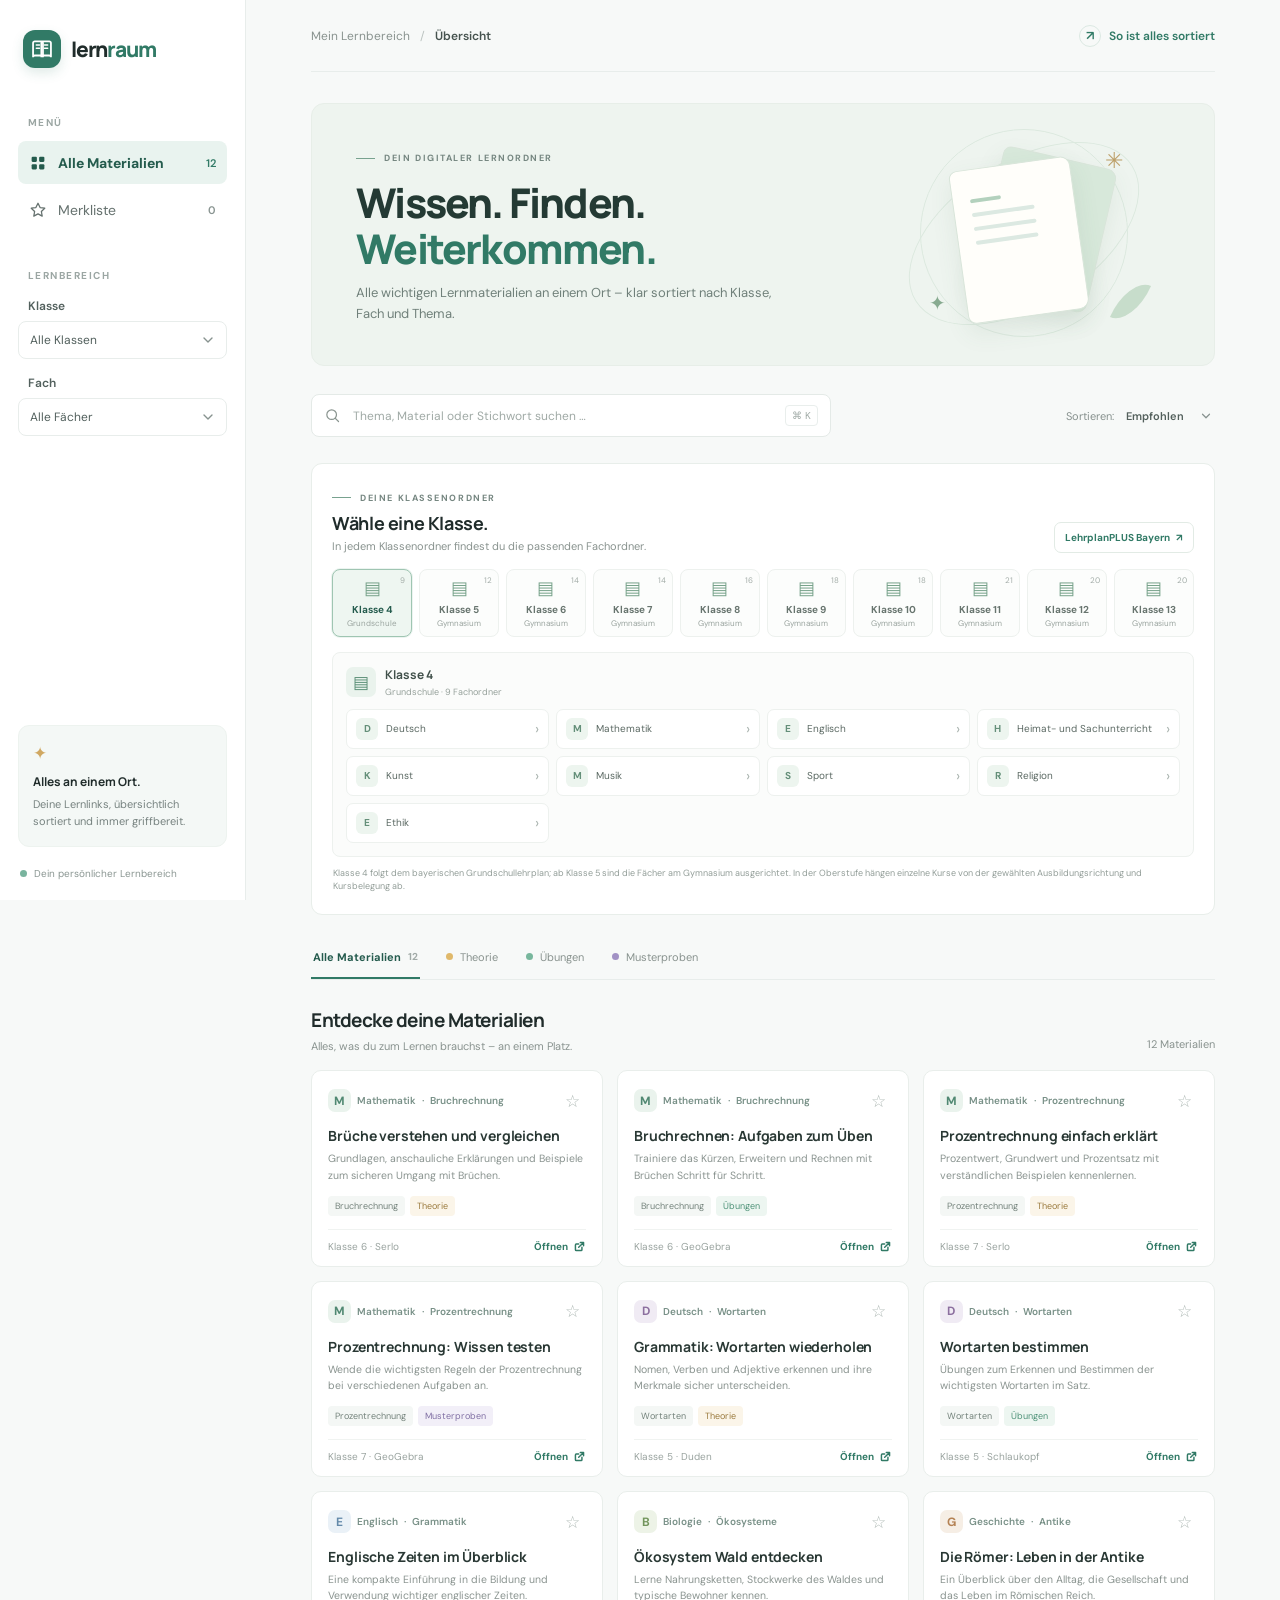
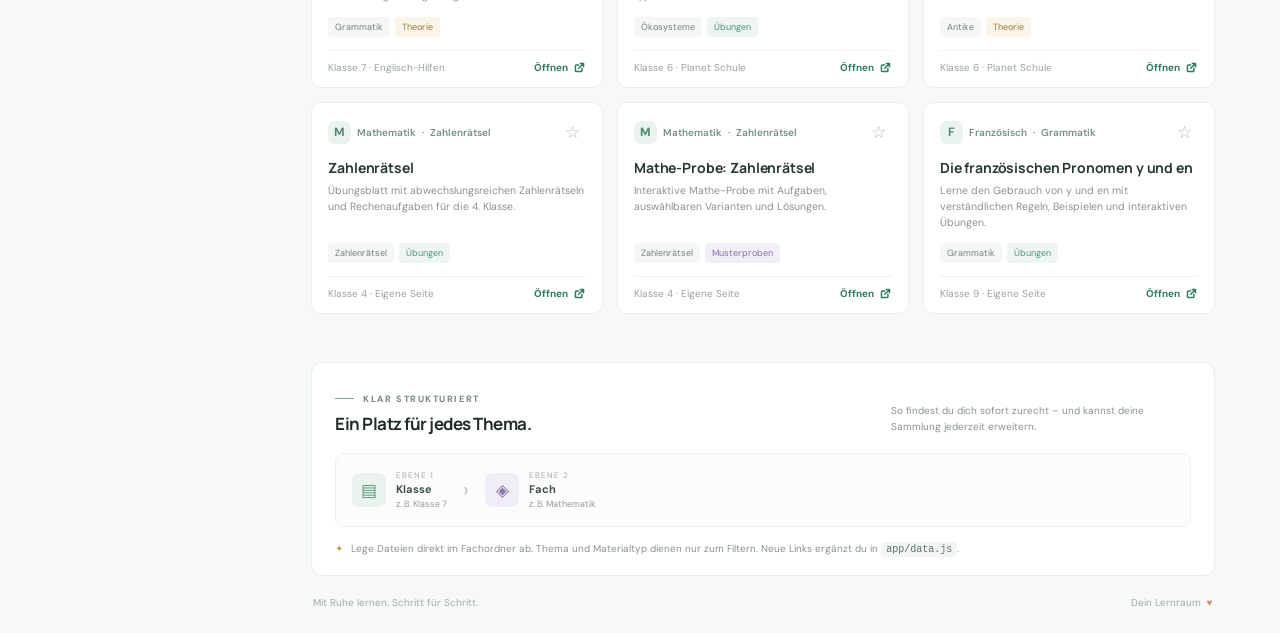
<file: index.html>
<!doctype html>
<html lang="de">
<head>
  <meta charset="utf-8">
  <meta name="viewport" content="width=device-width, initial-scale=1">
  <meta name="theme-color" content="#f5f7f6">
  <meta name="description" content="Eine übersichtliche Sammlung von Lernmaterialien, Übungen und hilfreichen Links.">
  <title>Lernraum – Deine Lernmaterialien</title>
  <link rel="preconnect" href="https://fonts.googleapis.com">
  <link rel="preconnect" href="https://fonts.gstatic.com" crossorigin>
  <link href="https://fonts.googleapis.com/css2?family=DM+Sans:wght@400;500;600;700&family=Manrope:wght@400;500;600;700;800&display=swap" rel="stylesheet">
  <link rel="stylesheet" href="style/styles.css">
  <script src="app/data.js" defer></script>
  <script src="app/script.js" defer></script>
</head>
<body>
  <div class="app-shell">
    <aside class="sidebar" aria-label="Hauptnavigation">
      <a class="brand" href="#" aria-label="Lernraum Startseite">
        <span class="brand-mark" aria-hidden="true">
          <svg viewBox="0 0 32 32" fill="none"><path d="M5 8.5c0-1.1.9-2 2-2h8.2c1.1 0 2 .9 2 2V26c0-1.1-.9-2-2-2H7a2 2 0 0 0-2 2V8.5Z" stroke="currentColor" stroke-width="2.2"/><path d="M27 8.5c0-1.1-.9-2-2-2h-7.8c-1.1 0-2 .9-2 2V26c0-1.1.9-2 2-2H25a2 2 0 0 1 2 2V8.5Z" stroke="currentColor" stroke-width="2.2"/><path d="M9 11h4m-4 4h4m6-4h4m-4 4h4" stroke="currentColor" stroke-width="1.8" stroke-linecap="round"/></svg>
        </span>
        <span class="brand-name">lern<span>raum</span></span>
      </a>

      <div class="side-section">
        <p class="side-label">MENÜ</p>
        <button class="nav-item active" type="button" data-view="all">
          <svg viewBox="0 0 24 24" aria-hidden="true"><rect x="3.5" y="3.5" width="7" height="7" rx="1.5"/><rect x="13.5" y="3.5" width="7" height="7" rx="1.5"/><rect x="3.5" y="13.5" width="7" height="7" rx="1.5"/><rect x="13.5" y="13.5" width="7" height="7" rx="1.5"/></svg>
          Alle Materialien <span class="nav-count" id="all-count">0</span>
        </button>
        <button class="nav-item" type="button" data-view="favorites">
          <svg viewBox="0 0 24 24" aria-hidden="true"><path d="m12 3 2.8 5.7 6.2.9-4.5 4.4 1.1 6.2-5.6-3-5.6 3 1.1-6.2L3 9.6l6.2-.9L12 3Z"/></svg>
          Merkliste <span class="nav-count" id="favorite-count">0</span>
        </button>
      </div>

      <div class="side-section side-filter">
        <p class="side-label">LERNBEREICH</p>
        <label class="select-label" for="class-filter">Klasse</label>
        <div class="select-wrap">
          <select id="class-filter" aria-label="Nach Klasse filtern">
            <option value="">Alle Klassen</option>
          </select>
          <svg viewBox="0 0 20 20" aria-hidden="true"><path d="m5 7.5 5 5 5-5"/></svg>
        </div>
        <label class="select-label" for="subject-filter">Fach</label>
        <div class="select-wrap">
          <select id="subject-filter" aria-label="Nach Fach filtern">
            <option value="">Alle Fächer</option>
          </select>
          <svg viewBox="0 0 20 20" aria-hidden="true"><path d="m5 7.5 5 5 5-5"/></svg>
        </div>
      </div>

      <div class="sidebar-note">
        <span class="note-icon" aria-hidden="true">✦</span>
        <strong>Alles an einem Ort.</strong>
        <p>Deine Lernlinks, übersichtlich sortiert und immer griffbereit.</p>
      </div>
      <div class="sidebar-footer"><span class="status-dot"></span> Dein persönlicher Lernbereich</div>
    </aside>

    <main class="main-content">
      <header class="topbar">
        <div class="breadcrumb"><span>Mein Lernbereich</span><span class="breadcrumb-divider">/</span><strong>Übersicht</strong></div>
        <a class="topbar-link" href="#ordnerstruktur"><span class="topbar-link-icon" aria-hidden="true">↗</span> So ist alles sortiert</a>
      </header>

      <section class="welcome">
        <div class="welcome-copy">
          <div class="eyebrow"><span class="eyebrow-line"></span> DEIN DIGITALER LERNORDNER</div>
          <h1>Wissen. Finden.<br><span>Weiterkommen.</span></h1>
          <p>Alle wichtigen Lernmaterialien an einem Ort – klar sortiert nach Klasse, Fach und Thema.</p>
        </div>
        <div class="welcome-art" aria-hidden="true">
          <div class="art-orbit orbit-one"></div><div class="art-orbit orbit-two"></div>
          <div class="art-spark spark-one">✳</div><div class="art-spark spark-two">✦</div>
          <div class="art-book book-back"><span></span><span></span><span></span></div>
          <div class="art-book book-front"><span></span><span></span><span></span><span></span></div>
          <div class="art-leaf"></div>
        </div>
      </section>

      <section class="toolbar" aria-label="Materialien durchsuchen und filtern">
        <div class="search-box">
          <svg viewBox="0 0 24 24" aria-hidden="true"><circle cx="10.8" cy="10.8" r="6.8"/><path d="m16 16 4.5 4.5"/></svg>
          <input id="search-input" type="search" placeholder="Thema, Material oder Stichwort suchen …" autocomplete="off">
          <kbd>⌘ K</kbd>
        </div>
        <div class="toolbar-right">
          <label class="sort-label" for="sort-select">Sortieren:</label>
          <div class="sort-wrap">
            <select id="sort-select" aria-label="Suchergebnisse sortieren">
              <option value="recommended">Empfohlen</option>
              <option value="title">Name (A–Z)</option>
              <option value="subject">Fach</option>
            </select>
            <svg viewBox="0 0 20 20" aria-hidden="true"><path d="m5 7.5 5 5 5-5"/></svg>
          </div>
        </div>
      </section>

      <section class="directory-section" aria-labelledby="directory-title">
        <div class="directory-heading">
          <div>
            <span class="eyebrow"><span class="eyebrow-line"></span> DEINE KLASSENORDNER</span>
            <h2 id="directory-title">Wähle eine Klasse.</h2>
            <p>In jedem Klassenordner findest du die passenden Fachordner.</p>
          </div>
          <a class="curriculum-link" href="https://www.lehrplanplus.bayern.de/suche/kapitel" target="_blank" rel="noopener noreferrer">LehrplanPLUS Bayern <span aria-hidden="true">↗</span></a>
        </div>
        <div class="grade-folders" id="grade-folders" role="group" aria-label="Klassenordner auswählen"></div>
        <div class="subject-directory">
          <div class="subject-directory-heading">
            <span class="directory-folder-icon" aria-hidden="true">▤</span>
            <div><h3 id="selected-grade-title">Klasse 4</h3><p id="selected-grade-description">Fachordner</p></div>
          </div>
          <div class="subject-folders" id="subject-folders"></div>
        </div>
        <p class="directory-note">Klasse 4 folgt dem bayerischen Grundschullehrplan; ab Klasse 5 sind die Fächer am Gymnasium ausgerichtet. In der Oberstufe hängen einzelne Kurse von der gewählten Ausbildungsrichtung und Kursbelegung ab.</p>
      </section>

      <section class="category-section" aria-label="Nach Materialtyp filtern">
        <div class="category-tabs" id="category-tabs">
          <button class="category-tab selected" type="button" data-category="">Alle Materialien <span id="tab-all-count">0</span></button>
          <button class="category-tab" type="button" data-category="Theorie"><span class="category-dot theory-dot"></span>Theorie</button>
          <button class="category-tab" type="button" data-category="Übungen"><span class="category-dot exercise-dot"></span>Übungen</button>
          <button class="category-tab" type="button" data-category="Musterproben"><span class="category-dot exam-dot"></span>Musterproben</button>
        </div>
      </section>

      <section class="results-section" aria-live="polite">
        <div class="results-heading">
          <div><h2 id="results-title">Entdecke deine Materialien</h2><p id="results-subtitle">Alles, was du zum Lernen brauchst – an einem Platz.</p></div>
          <span class="result-count" id="result-count">0 Materialien</span>
        </div>
        <div class="resource-grid" id="resource-grid"></div>
        <div class="empty-state" id="empty-state" hidden>
          <span class="empty-icon" aria-hidden="true">⌕</span>
          <h3>Nichts gefunden</h3>
          <p>Für diese Suche gibt es noch keine Materialien. Passe deine Suche oder Filter an.</p>
          <button class="reset-button" id="reset-filters" type="button">Filter zurücksetzen</button>
        </div>
      </section>

      <section class="structure-section" id="ordnerstruktur">
        <div class="structure-heading">
          <div><span class="eyebrow"><span class="eyebrow-line"></span> KLAR STRUKTURIERT</span><h2>Ein Platz für jedes Thema.</h2></div>
          <p>So findest du dich sofort zurecht – und kannst deine Sammlung jederzeit erweitern.</p>
        </div>
        <div class="folder-path" aria-label="Beispiel für die Ablagestruktur">
          <div class="folder-level"><span class="folder-icon">▤</span><div><small>EBENE 1</small><strong>Klasse</strong><span>z. B. Klasse 7</span></div></div>
          <span class="folder-arrow">›</span>
          <div class="folder-level"><span class="folder-icon subject-icon">◈</span><div><small>EBENE 2</small><strong>Fach</strong><span>z. B. Mathematik</span></div></div>
        </div>
        <p class="structure-hint"><span aria-hidden="true">✦</span> Lege Dateien direkt im Fachordner ab. Thema und Materialtyp dienen nur zum Filtern. Neue Links ergänzt du in <code>app/data.js</code>.</p>
      </section>

      <footer class="page-footer"><span>Mit Ruhe lernen. Schritt für Schritt.</span><span>Dein Lernraum <span class="footer-heart">♥</span></span></footer>
    </main>
  </div>
</body>
</html>
</file>
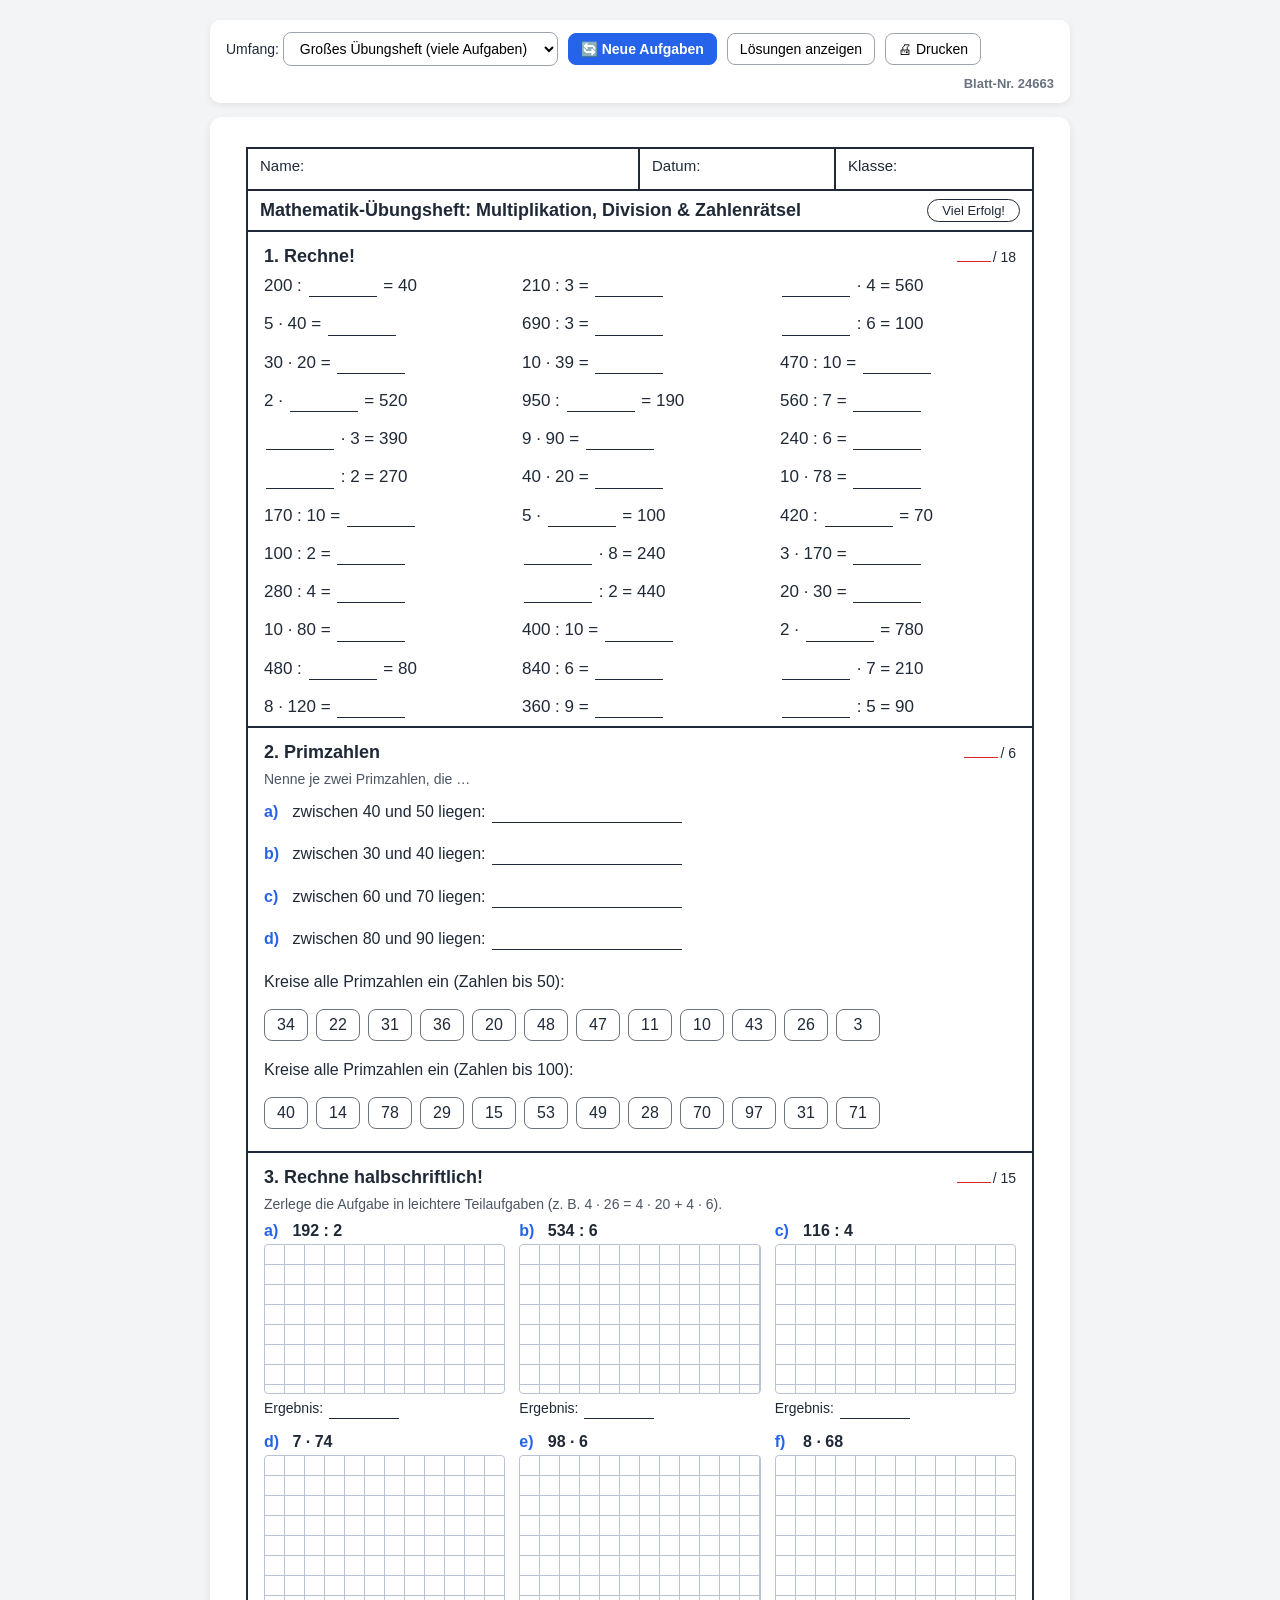
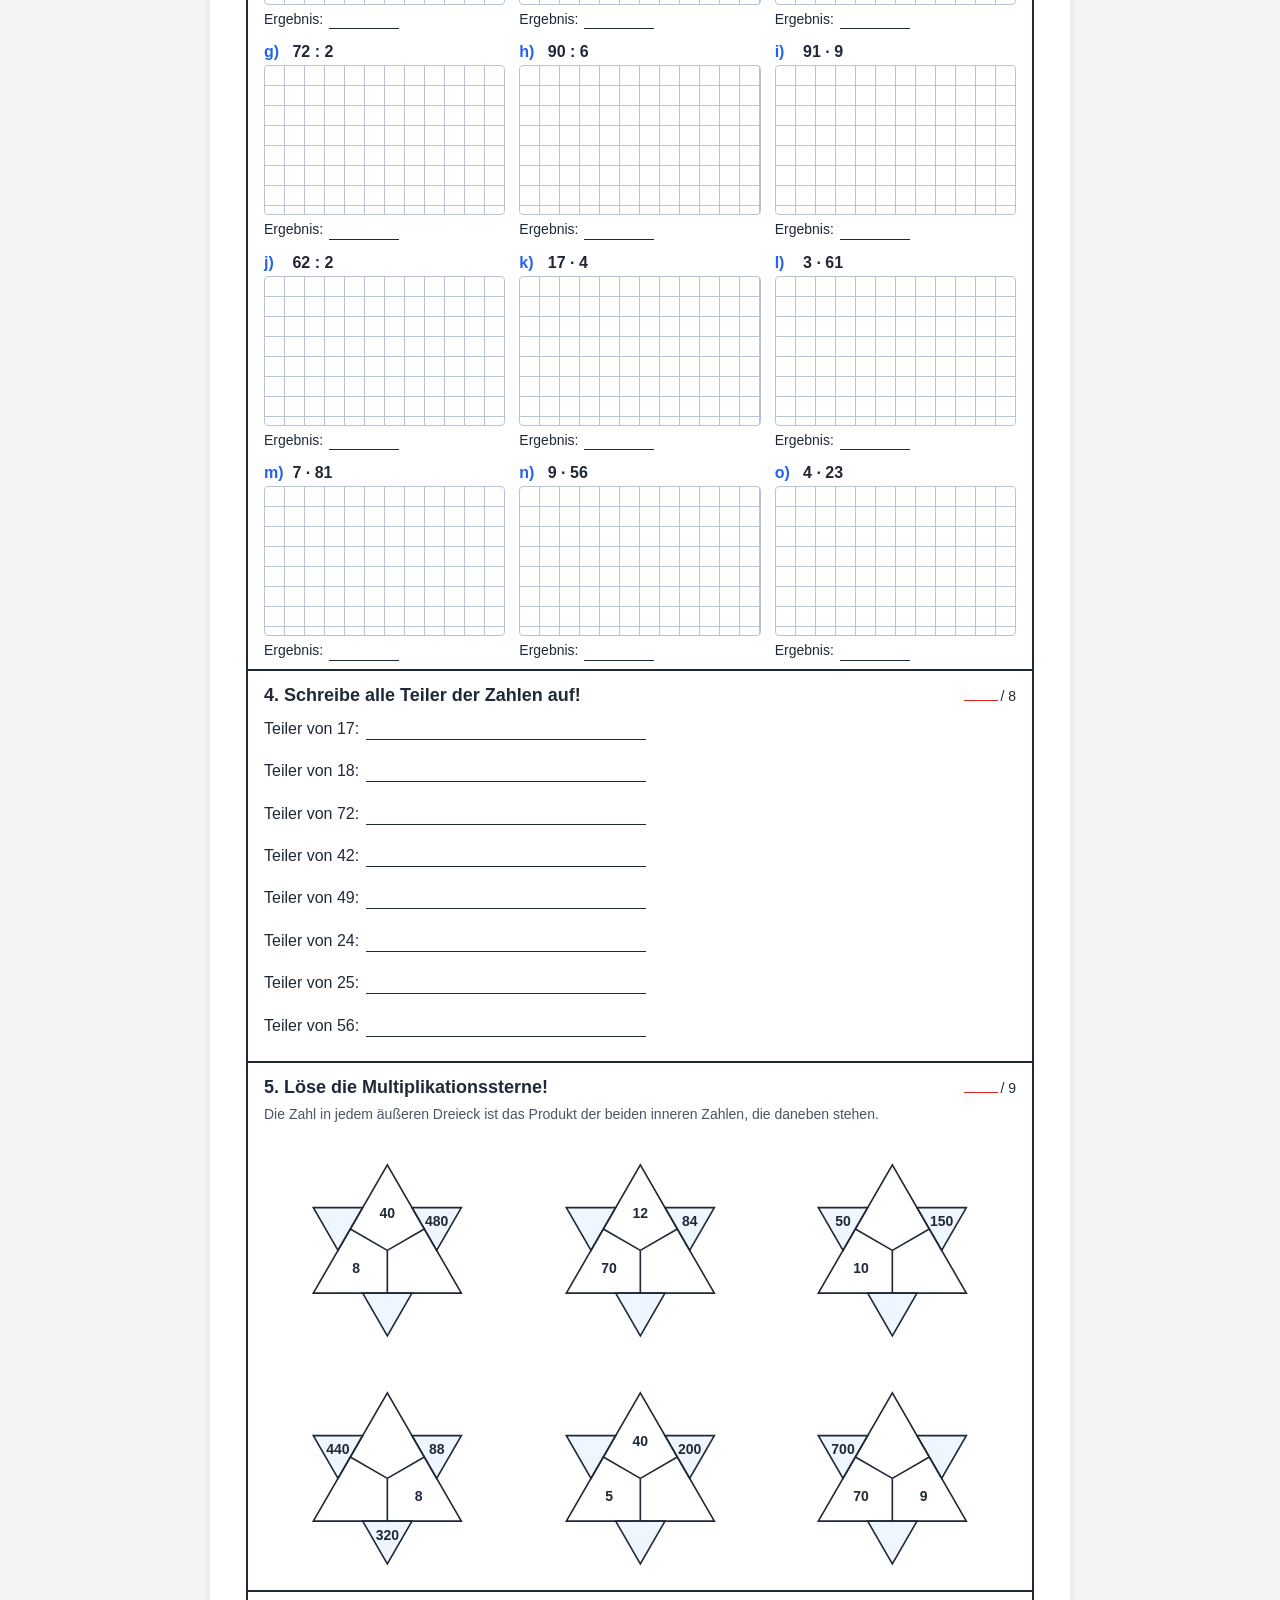
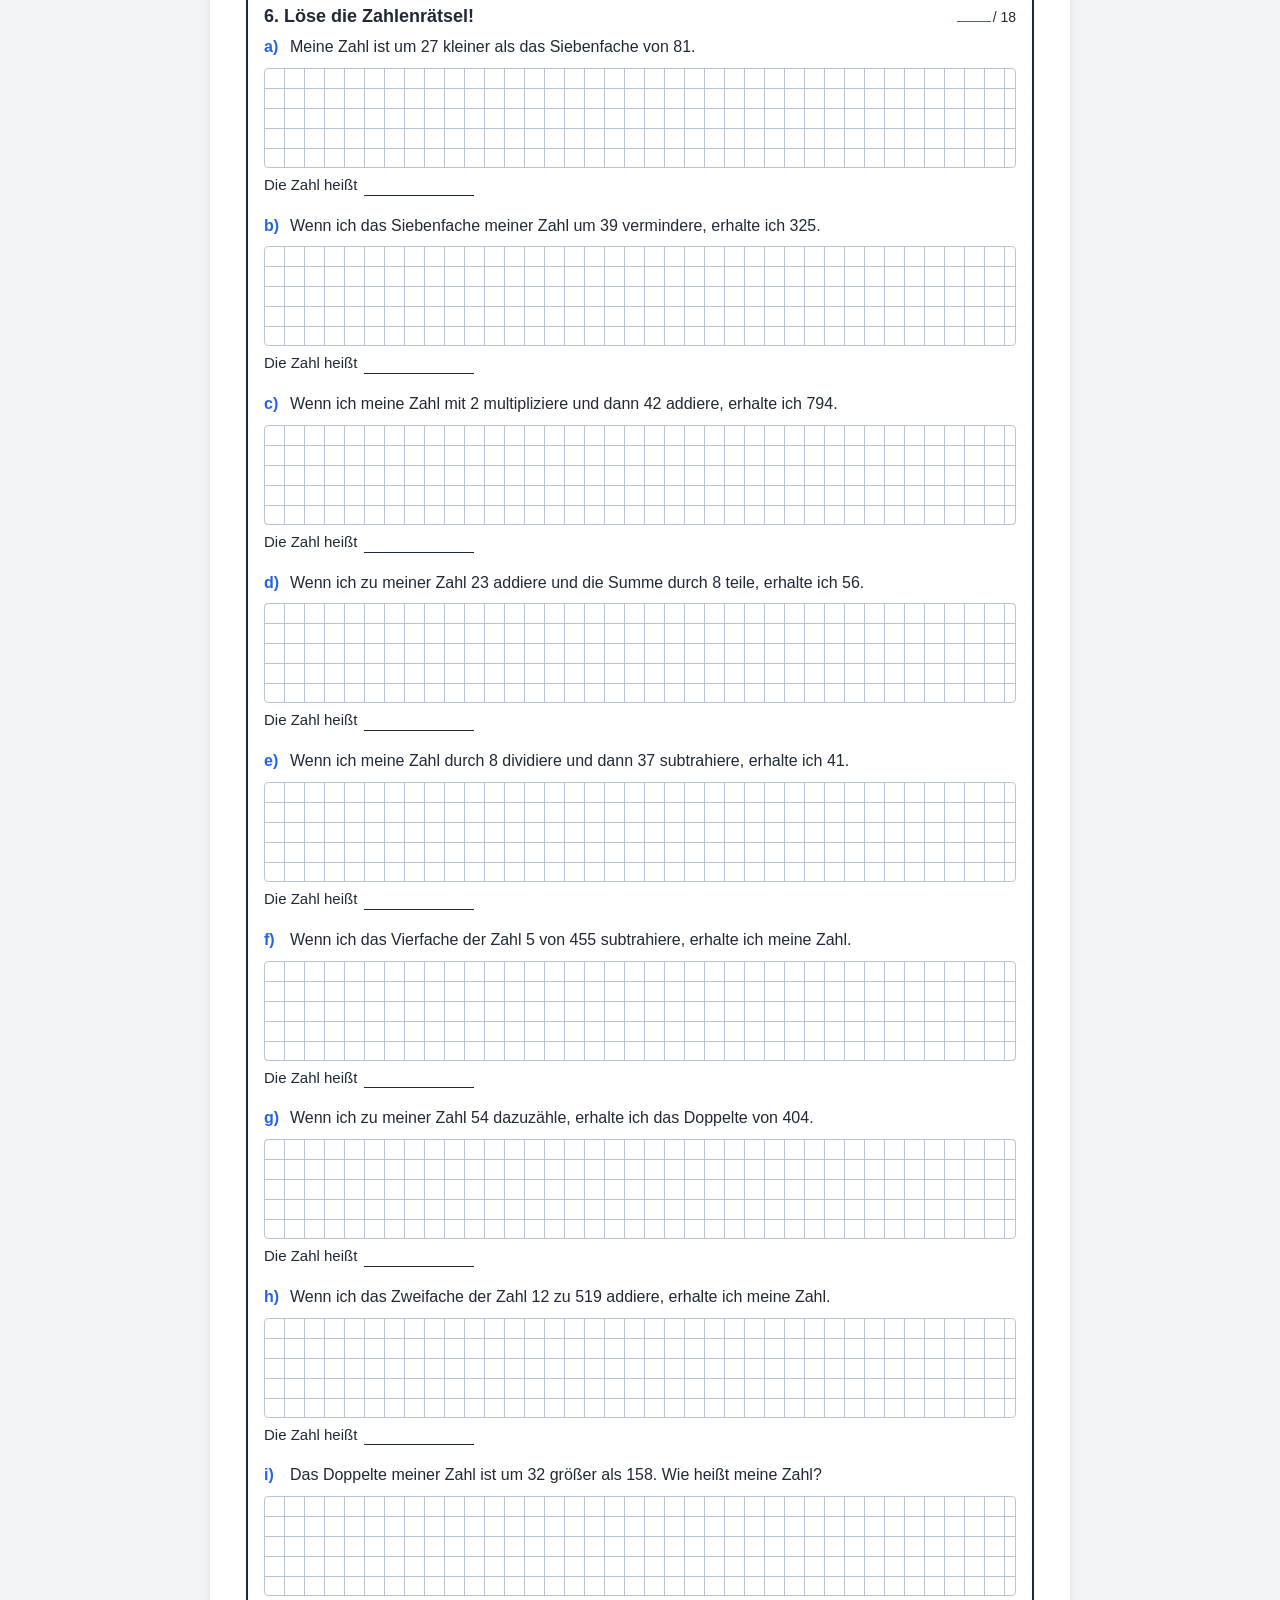
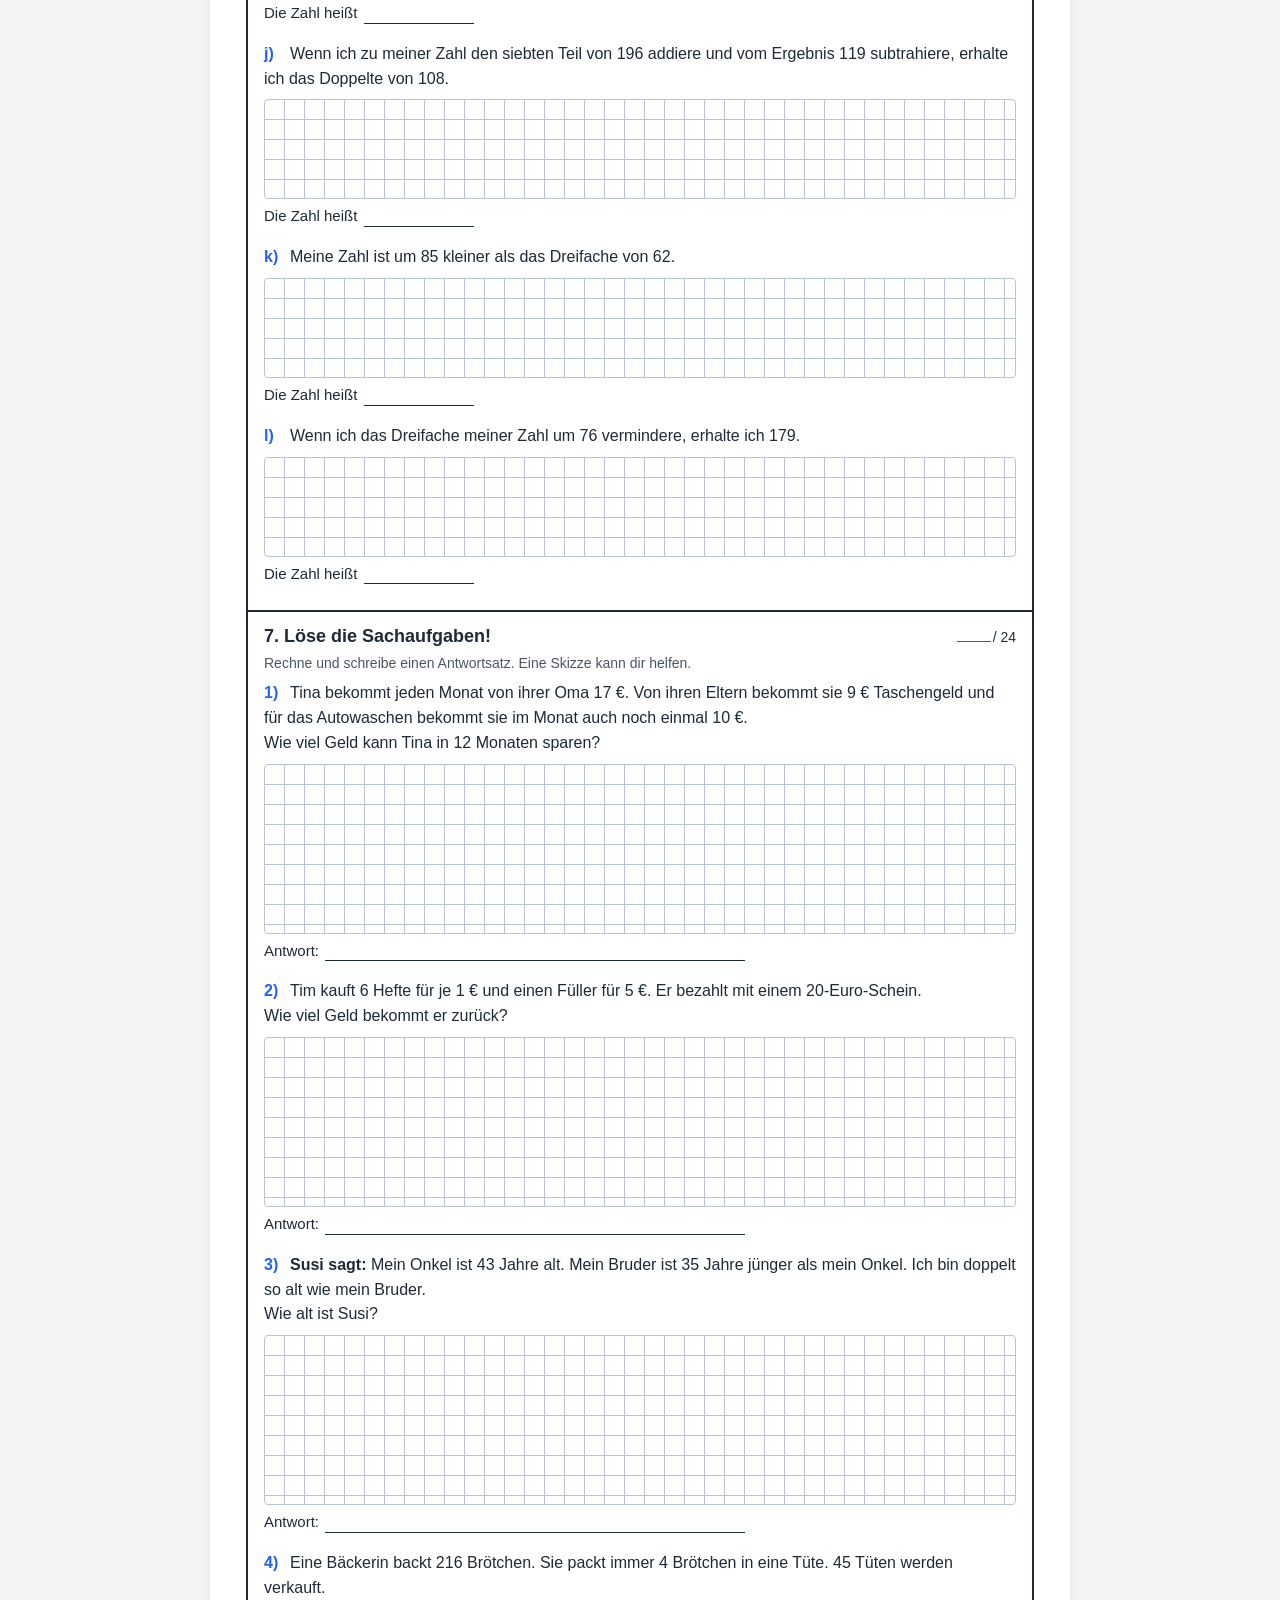
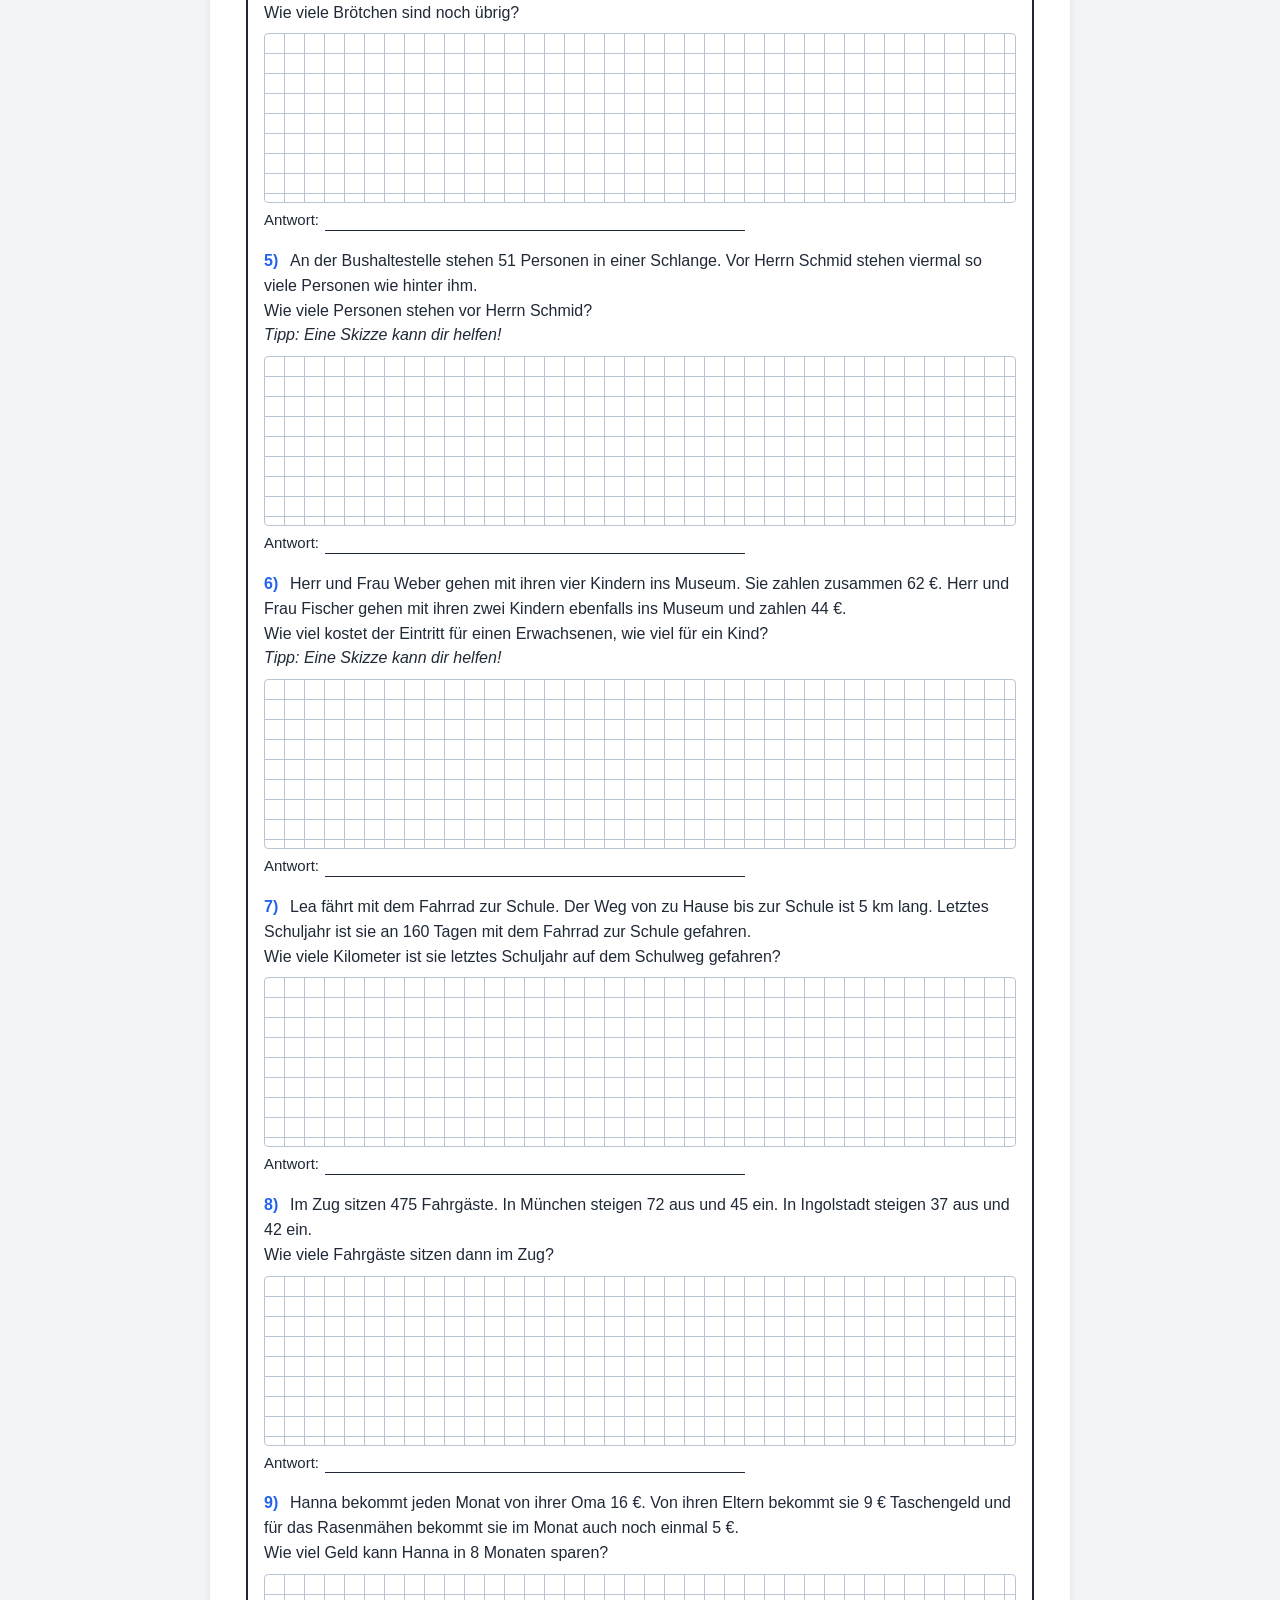
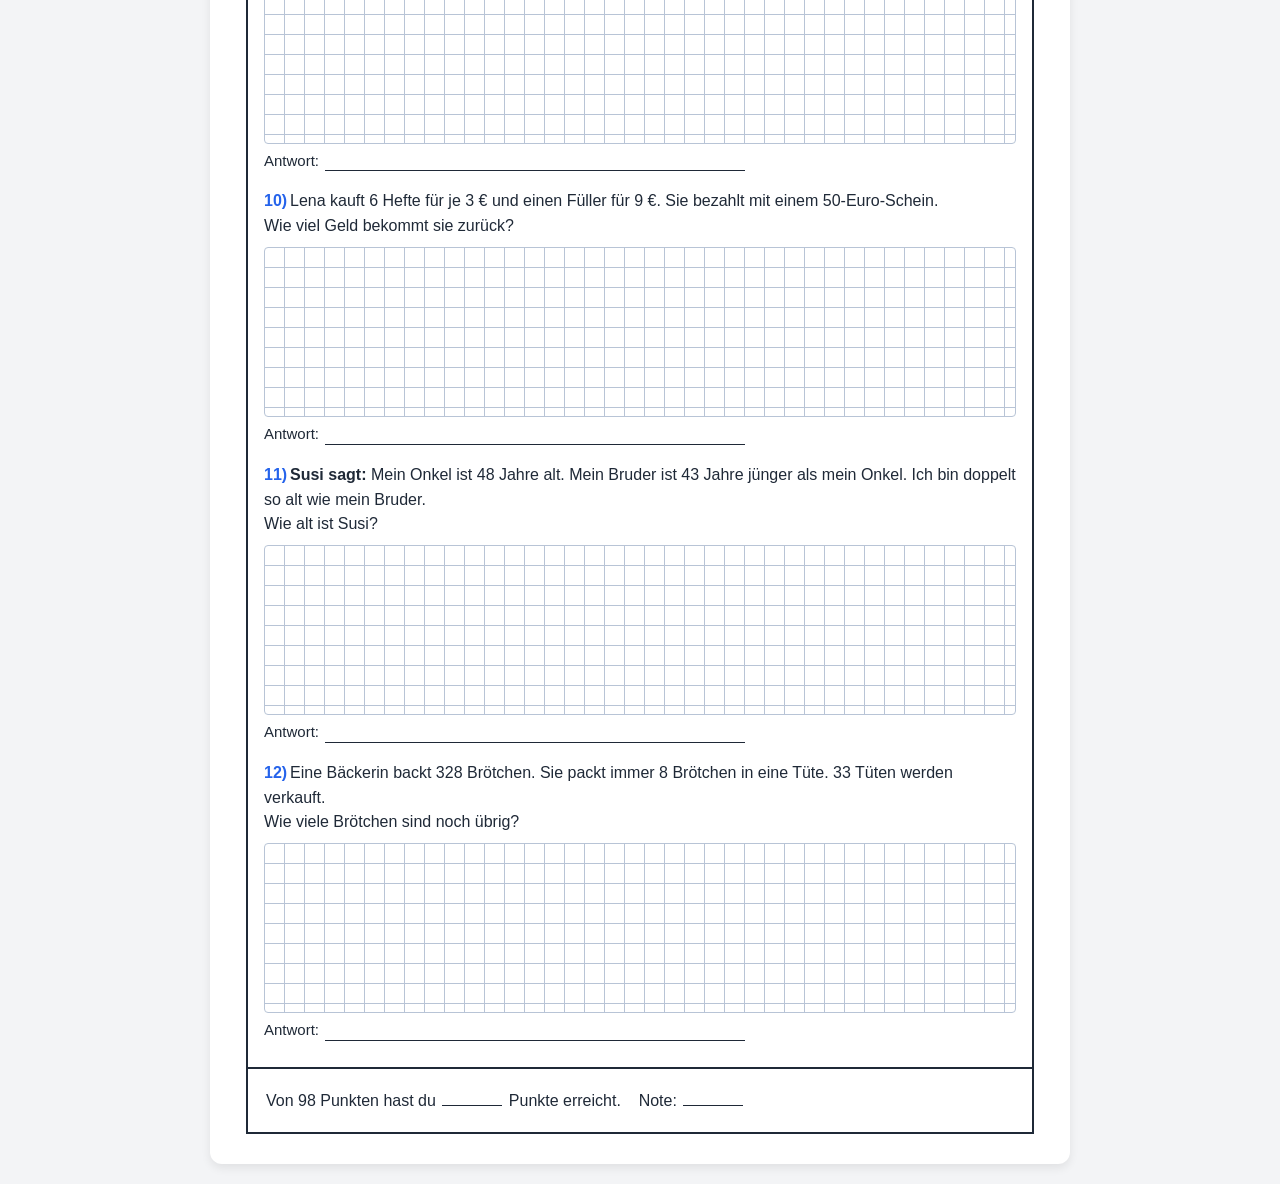
<file: data/Klasse-4/Mathematik/zahlenraetsel-musterprobe.html>
<!DOCTYPE html>
<html lang="de">
<head>
<meta charset="UTF-8">
<meta name="viewport" content="width=device-width, initial-scale=1.0">
<title>Mathe-Probe Klasse 4 – Übungsgenerator</title>
<style>
  :root { --ink:#1f2937; --line:#b8c4d6; --accent:#2563eb; --sol:#dc2626; }
  * { box-sizing:border-box; }
  body { font-family:'Segoe UI',Tahoma,Verdana,sans-serif; background:#f3f4f6; color:var(--ink); margin:0; padding:20px; }
  .steuerung { max-width:860px; margin:0 auto 14px; display:flex; flex-wrap:wrap; gap:10px; align-items:center; background:#fff; padding:12px 16px; border-radius:10px; box-shadow:0 2px 6px rgba(0,0,0,.08); }
  .steuerung label { font-size:14px; }
  .steuerung select, .steuerung button { font:inherit; font-size:14px; padding:7px 12px; border-radius:8px; border:1.5px solid #9ca3af; background:#fff; cursor:pointer; }
  .steuerung button.primaer { background:var(--accent); color:#fff; border-color:var(--accent); font-weight:600; }
  .steuerung .nr { margin-left:auto; font-size:13px; color:#6b7280; }
  .page { max-width:860px; margin:0 auto; background:#fff; padding:30px 36px; border-radius:12px; box-shadow:0 4px 10px rgba(0,0,0,.08); }
  .kopf { display:grid; grid-template-columns:2fr 1fr 1fr; border:2px solid var(--ink); font-size:15px; }
  .kopf div { padding:8px 12px; border-right:2px solid var(--ink); min-height:40px; }
  .kopf div:last-child { border-right:none; }
  .titel { border:2px solid var(--ink); border-top:none; padding:8px 12px; font-weight:700; font-size:18px; display:flex; justify-content:space-between; align-items:center; }
  .titel span { font-weight:400; font-size:13px; border:1.5px solid var(--ink); border-radius:20px; padding:3px 14px; }
  .sec { border:2px solid var(--ink); border-top:none; padding:14px 16px 8px; }
  .sec-head { display:flex; justify-content:space-between; align-items:baseline; gap:10px; }
  .sec-head h2 { font-size:18px; margin:0 0 8px; }
  .pkt { font-size:14px; white-space:nowrap; }
  .pkt i { display:inline-block; width:34px; border-bottom:1.5px solid #dc2626; margin-right:2px; }
  .instr { margin:0 0 10px; font-size:14px; color:#4b5563; }
  .nr { display:inline-block; min-width:26px; font-weight:700; color:var(--accent); }
  .blank { display:inline-block; min-width:68px; border-bottom:1.5px solid var(--ink); text-align:center; line-height:1.25; margin:0 2px; }
  .blank.kurz { min-width:60px; }
  .sol { color:var(--sol); font-weight:700; visibility:hidden; }
  body.zeige .sol { visibility:visible; }
  .rechnen { display:grid; grid-template-columns:repeat(3,1fr); gap:16px 22px; font-size:17px; }
  .rechnen div { white-space:nowrap; }
  .zeile { margin:0 0 12px; font-size:16px; line-height:1.9; }
  .lab { display:inline-block; min-width:24px; font-weight:700; color:var(--accent); }
  .zahlen { display:flex; flex-wrap:wrap; gap:8px; margin:6px 0 14px; }
  .zahl { min-width:44px; text-align:center; padding:6px 8px; border:1.5px solid #6b7280; border-radius:8px; font-size:16px; }
  body.zeige .zahl[data-p="1"] { background:#fecaca; border-color:var(--sol); }
  .rechenfeld { border:1.5px solid var(--line); border-radius:4px; height:var(--h,100px);
    background-image:linear-gradient(var(--line) 1px,transparent 1px),linear-gradient(90deg,var(--line) 1px,transparent 1px);
    background-size:20px 20px; background-position:-1px -1px; }
  .halb { display:grid; grid-template-columns:repeat(3,1fr); gap:14px; }
  .halb .zelle { break-inside:avoid; page-break-inside:avoid; }
  .halb .kopfzeile { font-size:16px; font-weight:600; margin-bottom:4px; }
  .halb .erg { font-size:14px; margin-top:6px; }
  .sterne { display:grid; grid-template-columns:repeat(3,1fr); gap:6px; }
  .stern { width:100%; max-width:250px; margin:0 auto; display:block; }
  .stern polygon, .stern line { stroke:var(--ink); stroke-width:2; fill:#fff; }
  .stern .aussen { fill:#eff6ff; }
  .stern text { font-size:17px; font-weight:700; fill:var(--ink); }
  .stern text.sol { fill:var(--sol); visibility:hidden; }
  body.zeige .stern text.sol { visibility:visible; }
  .aufgabe { margin:0 0 18px; break-inside:avoid; page-break-inside:avoid; }
  .text { font-size:16px; line-height:1.55; margin-bottom:8px; }
  .antwort { margin-top:8px; font-size:15px; }
  .antwort .blank { min-width:260px; }
  .fuss { border:2px solid var(--ink); border-top:none; padding:14px 18px; font-size:16px; line-height:2.2; }
  @media print {
    body { background:#fff; padding:0; }
    .steuerung { display:none; }
    .page { box-shadow:none; padding:0; border-radius:0; max-width:none; }
    @page { margin:12mm; }
    .sec-head { break-after:avoid; }
  }
  @media (max-width:640px) {
    .rechnen, .halb, .sterne { grid-template-columns:repeat(2,1fr); }
    .page { padding:14px; }
    .kopf { grid-template-columns:1fr; } .kopf div { border-right:none; border-bottom:2px solid var(--ink); }
  }
</style>
</head>
<body>

<div class="steuerung">
  <label>Umfang:
    <select id="modus">
      <option value="uebung">Großes Übungsheft (viele Aufgaben)</option>
      <option value="probe">Eine Probe (wie in der Schule)</option>
    </select>
  </label>
  <button class="primaer" id="neu">🔄 Neue Aufgaben</button>
  <button id="loes">Lösungen anzeigen</button>
  <button id="druck">🖨 Drucken</button>
  <span class="nr" id="blattnr"></span>
</div>

<div class="page" id="blatt"></div>

<script>
/* ---------- Zufall (mit Seed, damit ein Blatt wiederholbar ist) ---------- */
function mulberry32(a){return function(){a|=0;a=a+0x6D2B79F5|0;let t=Math.imul(a^a>>>15,1|a);t=t+Math.imul(t^t>>>7,61|t)^t;return((t^t>>>14)>>>0)/4294967296;};}
let rnd = Math.random;
const ri = (a,b) => Math.floor(rnd()*(b-a+1))+a;
const pick = arr => arr[Math.floor(rnd()*arr.length)];
function shuffle(arr){ arr=arr.slice(); for(let i=arr.length-1;i>0;i--){const j=Math.floor(rnd()*(i+1));[arr[i],arr[j]]=[arr[j],arr[i]];} return arr; }
const retry = fn => { for(let i=0;i<300;i++){ const r=fn(); if(r) return r; } throw new Error('Generator'); };
function unique(n, gen){ const seen=new Set(), out=[]; let g=0; while(out.length<n && g++<3000){ const x=gen(out.length); const k=(typeof x==='string')?x:x.key; if(!seen.has(k)){seen.add(k);out.push(x);} } return out; }
const fmt = n => String(n).replace('.',',');
const cap = s => s.charAt(0).toUpperCase()+s.slice(1);
const blank = (sol,w) => `<span class="blank"${w?` style="min-width:${w}px"`:''}><span class="sol">${sol}</span></span>`;
const LET = 'abcdefghijklmnopqrstuvwxyz';

const fach = {2:'Zweifache',3:'Dreifache',4:'Vierfache',5:'Fünffache',6:'Sechsfache',7:'Siebenfache',8:'Achtfache',9:'Neunfache',10:'Zehnfache',20:'Zwanzigfache',30:'Dreißigfache',40:'Vierzigfache',50:'Fünfzigfache'};
const KF = Object.keys(fach).map(Number);
const ord = {3:'dritten',4:'vierten',5:'fünften',6:'sechsten',7:'siebten',8:'achten',9:'neunten',10:'zehnten'};

const isPrime = n => { if(n<2) return false; for(let i=2;i*i<=n;i++) if(n%i===0) return false; return true; };
const teiler = n => { const r=[]; for(let i=1;i<=n;i++) if(n%i===0) r.push(i); return r; };

/* ---------- 1. Rechne! ---------- */
function genRechne(n){
  const t10 = b => { const t=ri(2,Math.floor(100/b)); return 10*t; };
  const gens = shuffle([
    () => { const b=ri(2,9), q=t10(b); return `${b*q} : ${b} = ${blank(q)}`; },
    () => { const a=ri(2,9), b=t10(a); return `${a} · ${b} = ${blank(a*b)}`; },
    () => { const x=ri(11,99); return `10 · ${x} = ${blank(10*x)}`; },
    () => { const a=ri(2,9), b=t10(a); return `${a} · ${blank(b)} = ${a*b}`; },
    () => { const a=ri(2,9), b=t10(a); return `${blank(b)} · ${a} = ${a*b}`; },
    () => { const b=ri(2,9), q=t10(b); return `${b*q} : ${blank(b)} = ${q}`; },
    () => { const b=ri(2,9), q=t10(b); return `${blank(b*q)} : ${b} = ${q}`; },
    () => { const x=ri(11,99); return `${10*x} : 10 = ${blank(x)}`; },
    () => { const [x,y]=pick([[2,2],[2,3],[3,2],[2,4],[4,2],[2,5],[5,2],[3,3]]); return `${10*x} · ${10*y} = ${blank(100*x*y)}`; },
    () => { const b=ri(2,9), q=t10(b); return `${b*q} : ${b} = ${blank(q)}`; }
  ]);
  return unique(n, i => gens[i % gens.length]()).map(s => `<div>${s}</div>`).join('');
}

/* ---------- 2. Primzahlen ---------- */
const RANGES = [[10,20],[20,30],[30,40],[40,50],[50,60],[60,70],[70,80],[80,90]];
function genPrimRanges(n){
  return shuffle(RANGES).slice(0,n).map(([lo,hi],i) => {
    const p=[]; for(let x=lo+1;x<hi;x++) if(isPrime(x)) p.push(x);
    return `<div class="zeile"><span class="lab">${LET[i]})</span> zwischen ${lo} und ${hi} liegen: ${blank(p.join(', '),190)}</div>`;
  }).join('');
}
function genPrimCircle(limit){
  const primes=[], comps=[];
  for(let x=2;x<=limit;x++) (isPrime(x)?primes:comps).push(x);
  const set = shuffle(shuffle(primes).slice(0,5).concat(shuffle(comps.filter(x=>x>3)).slice(0,7)));
  return `<div class="zeile">Kreise alle Primzahlen ein (Zahlen bis ${limit}):</div><div class="zahlen">${
    set.map(x=>`<span class="zahl" data-p="${isPrime(x)?1:0}">${x}</span>`).join('')}</div>`;
}

/* ---------- 3. Halbschriftlich ---------- */
function genHalb(n){
  const types = shuffle(Array.from({length:n},(_,i)=> i%5<3 ? 'm' : 'd'));
  return unique(n, i => retry(() => {
    if(types[i]==='m' || types[i]===undefined){
      const a=ri(3,9), b=ri(12,Math.min(99,Math.floor(1000/a)));
      if(b%10===0) return null;
      const flip = rnd()<0.25;
      return {key:`m${a}x${b}`, t: flip?`${b} · ${a}`:`${a} · ${b}`, ans:a*b};
    } else {
      const d=ri(2,9), q=ri(12,Math.min(99,Math.floor(1000/d)));
      if(q%10===0) return null;
      return {key:`d${d}x${q}`, t:`${d*q} : ${d}`, ans:q};
    }
  })).map((x,i)=>
    `<div class="zelle"><div class="kopfzeile"><span class="lab">${LET[i]})</span> ${x.t}</div><div class="rechenfeld" style="--h:150px"></div><div class="erg">Ergebnis: ${blank(x.ans,70)}</div></div>`
  );
}

/* ---------- 4. Teiler ---------- */
const COMPOSITES=[12,14,15,16,18,20,21,24,25,26,27,28,30,32,33,34,35,36,38,39,40,42,44,45,48,49,50,51,52,54,55,56,60,63,64,66,70,72,75,80,81,84,90,96,100];
const PR=[13,17,19,23,29,31,37,41,43,47];
function genTeiler(n){
  let nums = shuffle(COMPOSITES).slice(0, n>=4 ? n-1 : n);
  if(n>=4) nums.push(pick(PR));
  nums = shuffle(nums);
  return nums.map(x=>`<div class="zeile">Teiler von ${x}: ${blank(teiler(x).join(', '),280)}</div>`).join('');
}

/* ---------- 5. Multiplikationssterne ---------- */
function genStern(){
  const small=[3,4,5,6,7,8,9,10,11,12];
  let a,b,c;
  retry(()=>{
    const useTens = rnd()<0.7;
    const v=[pick(small),pick(small),pick(small)];
    if(useTens) v[ri(0,2)] = 10*ri(2,9);
    [a,b,c]=v;
    return (a*b<=1000 && a*c<=1000 && b*c<=1000) ? 1 : 0;
  });
  const v={a,b,c,oL:a*b,oR:a*c,oB:b*c};
  const patterns=[['a','b','c'],['a','b','oR'],['b','c','oL'],['a','oL','oB'],['a','c','oL'],['oL','oR','oB','c'],['b','oL','oR']];
  return {v, shown: pick(patterns)};
}
function starSVG({v,shown}){
  const t=(k,x,y)=>`<text x="${x}" y="${y}" text-anchor="middle" class="${shown.includes(k)?'':'sol'}">${v[k]}</text>`;
  return `<svg class="stern" viewBox="0 0 300 270" xmlns="http://www.w3.org/2000/svg">
    <polygon class="aussen" points="60,92 120,92 90,144"/>
    <polygon class="aussen" points="240,92 180,92 210,144"/>
    <polygon class="aussen" points="120,196 180,196 150,248"/>
    <polygon points="150,40 60,196 240,196" style="fill:none"/>
    <line x1="150" y1="144" x2="105" y2="118"/><line x1="150" y1="144" x2="195" y2="118"/><line x1="150" y1="144" x2="150" y2="196"/>
    ${t('a',150,104)}${t('b',112,172)}${t('c',188,172)}${t('oL',90,114)}${t('oR',210,114)}${t('oB',150,219)}
  </svg>`;
}

/* ---------- 6. Zahlenrätsel ---------- */
const RAETSEL = [
  () => { const k=pick(KF), n=ri(3,12), p=k*n; if(p>600) return null; const m=ri(50,Math.min(900,1000-p));
    return {text:`Wenn ich das ${fach[k]} der Zahl ${n} zu ${m} addiere, erhalte ich meine Zahl.`, ans:m+p}; },
  () => { const k=pick(KF), n=ri(3,12), p=k*n; if(p>800) return null; const m=ri(p+20,1000);
    return {text:`Wenn ich das ${fach[k]} der Zahl ${n} von ${m} subtrahiere, erhalte ich meine Zahl.`, ans:m-p}; },
  () => { const d=ri(3,10), q=ri(10,100), P=d*q, s=ri(10,150), x=ri(30,700), tgt=x+q-s;
    if(tgt<20 || tgt%2 || tgt/2>500) return null;
    return {text:`Wenn ich zu meiner Zahl den ${ord[d]} Teil von ${P} addiere und vom Ergebnis ${s} subtrahiere, erhalte ich das Doppelte von ${tgt/2}.`, ans:x}; },
  () => { const k=ri(2,9), x=ri(5,Math.floor(850/k)), m=ri(10,100);
    return {text:`Wenn ich meine Zahl mit ${k} multipliziere und dann ${m} addiere, erhalte ich ${k*x+m}.`, ans:x}; },
  () => { const d=ri(2,9), r=ri(10,100), m=ri(5,80), x=d*(r+m); if(x>1000) return null;
    return {text:`Wenn ich meine Zahl durch ${d} dividiere und dann ${m} subtrahiere, erhalte ich ${r}.`, ans:x}; },
  () => { const d=ri(2,9), r=ri(10,100), a=ri(5,60), x=d*r-a; if(d*r>1000 || x<10) return null;
    return {text:`Wenn ich zu meiner Zahl ${a} addiere und die Summe durch ${d} teile, erhalte ich ${r}.`, ans:x}; },
  () => { const k=ri(2,9), b=ri(10,110), p=k*b; if(p>1000) return null; const a=ri(5,Math.min(150,p-10));
    return {text:`Meine Zahl ist um ${a} kleiner als das ${fach[k]} von ${b}.`, ans:p-a}; },
  () => { const x=ri(20,450), a=ri(10,200), b=2*x-a; if(b<10) return null;
    return {text:`Das Doppelte meiner Zahl ist um ${a} größer als ${b}. Wie heißt meine Zahl?`, ans:x}; },
  () => { const k=ri(2,9), x=ri(15,Math.floor(1000/k)), m=ri(10,120), r=k*x-m; if(r<10) return null;
    return {text:`Wenn ich das ${fach[k]} meiner Zahl um ${m} vermindere, erhalte ich ${r}.`, ans:x}; },
  () => { const a=ri(10,200), v=ri(0,2); let b,ans,w;
    if(v===0){ const h=ri(a+20,500); b=2*h; ans=h-a; w='die Hälfte von'; }
    else if(v===1){ b=ri(a,450); ans=2*b-a; w='das Doppelte von'; }
    else { b=ri(Math.ceil((a+10)/3),300); ans=3*b-a; w='das Dreifache von'; }
    if(ans<10||ans>1000) return null;
    return {text:`Wenn ich zu meiner Zahl ${a} dazuzähle, erhalte ich ${w} ${b}.`, ans}; }
];
function genRaetsel(n){
  const T = shuffle(RAETSEL);
  return unique(n, i => { const r=retry(T[i%T.length]); r.key=r.text; return r; }).map((r,i)=>
    `<div class="aufgabe"><div class="text"><span class="nr">${LET[i]})</span>${r.text}</div><div class="rechenfeld" style="--h:100px"></div><div class="antwort">Die Zahl heißt ${blank(r.ans,110)}</div></div>`);
}

/* ---------- 7. Textaufgaben ---------- */
const GIRLS=['Tina','Lena','Mia','Anna','Emma','Sophie','Nora','Lea','Hanna','Laura'], BOYS=['Timo','Max','Paul','Jonas','Felix','Ben','Luca','Noah','Leon','Tim'];
const person = () => rnd()<0.5 ? {n:pick(GIRLS),er:'sie',pos:'ihren'} : {n:pick(BOYS),er:'er',pos:'seinen'};
const FAM=['Berger','Huber','Maier','Schmid','Wagner','Bauer','Fischer','Weber','Becker','Hofmann'];
const STAEDTE=['München','Augsburg','Ingolstadt','Nürnberg','Regensburg','Passau','Landshut','Würzburg'];

const TEXTE = {
  eintritt: () => {
    const c=ri(3,12), a=ri(c+2,25), k2=ri(1,2), k1=k2+ri(2,3), [f1,f2]=shuffle(FAM).slice(0,2);
    const kw={2:'zwei',3:'drei',4:'vier',5:'fünf'}, ort=pick(['ins Theater','in den Zoo','ins Museum','ins Freibad','in den Zirkus','ins Kino']);
    const zweite = k2===1 ? 'ihrer Tochter' : 'ihren zwei Kindern';
    return {text:`Herr und Frau ${f1} gehen mit ihren ${kw[k1]} Kindern ${ort}. Sie zahlen zusammen ${2*a+k1*c} €. Herr und Frau ${f2} gehen mit ${zweite} ebenfalls ${ort} und zahlen ${2*a+k2*c} €.<br>Wie viel kostet der Eintritt für einen Erwachsenen, wie viel für ein Kind?<br><em>Tipp: Eine Skizze kann dir helfen!</em>`, ans:`Ein Kind kostet ${c} €, ein Erwachsener kostet ${a} €.`};
  },
  schlange: () => {
    const k=ri(2,6), x=ri(2,12), N=1+(k+1)*x, mal=['zweimal','dreimal','viermal','fünfmal','sechsmal'][k-2];
    const [nm,pr]=pick([['Herrn Bauer','ihm'],['Herrn Schmid','ihm'],['Herrn Wagner','ihm'],['Frau Huber','ihr'],['Frau Meier','ihr'],['Frau Berger','ihr']]);
    const ort=pick(['An der Kinokasse stehen','An der Eisdiele stehen','An der Bushaltestelle stehen','Vor dem Zoo stehen']);
    const vor = rnd()<0.6;
    return {text:`${ort} ${N} Personen in einer Schlange. Vor ${nm} stehen ${mal} so viele Personen wie hinter ${pr}.<br>Wie viele Personen stehen ${vor?'vor':'hinter'} ${nm}?<br><em>Tipp: Eine Skizze kann dir helfen!</em>`, ans:`${vor?'Vor':'Hinter'} ${nm} stehen ${vor?k*x:x} Personen.`};
  },
  sparen: () => {
    const p=person(), a=ri(10,30), b=ri(5,10), c=ri(5,15), m=pick([6,8,10,12]), oma=pick(['Oma','Opa']);
    const job=pick(['das Gassigehen mit dem Nachbarshund','das Zeitungaustragen','das Rasenmähen','das Autowaschen']);
    return {text:`${p.n} bekommt jeden Monat von ${p.er==='sie'?'ihrer':'seiner'} ${oma} ${a} €. Von ${p.pos} Eltern bekommt ${p.er} ${b} € Taschengeld und für ${job} bekommt ${p.er} im Monat auch noch einmal ${c} €.<br>Wie viel Geld kann ${p.n} in ${m} Monaten sparen?`, ans:`${p.n} kann ${(a+b+c)*m} € sparen.`};
  },
  schulweg: () => {
    const p=person(), d=ri(2,8), hinzu=rnd()<0.5, t=ri(100,190); const km=d*t*(hinzu?2:1); if(km>1000) return null;
    return {text:`${p.n} fährt mit dem Fahrrad zur Schule. Der Weg von zu Hause bis zur Schule ist ${d} km lang.${hinzu?` ${cap(p.er)} fährt jeden Tag hin und wieder zurück.`:''} Letztes Schuljahr ist ${p.er} an ${t} Tagen mit dem Fahrrad zur Schule gefahren.<br>Wie viele Kilometer ist ${p.er} ${hinzu?'insgesamt':'letztes Schuljahr auf dem Schulweg'} gefahren?`, ans:`${p.n} ist ${km} km gefahren.`};
  },
  rueckgeld: () => {
    const p=person(), n=ri(3,8), pr=ri(1,4), q=ri(5,15), cost=n*pr+q, pay=[20,50,100].find(x=>x>cost);
    return {text:`${p.n} kauft ${n} Hefte für je ${pr} € und einen Füller für ${q} €. ${cap(p.er)} bezahlt mit einem ${pay}-Euro-Schein.<br>Wie viel Geld bekommt ${p.er} zurück?`, ans:`${p.n} bekommt ${pay-cost} € zurück.`};
  },
  broetchen: () => {
    const k=pick([4,5,6,8,10]), t=ri(12,60), j=ri(5,t-4), N=k*t; if(N>1000) return null;
    return {text:`Eine Bäckerin backt ${N} Brötchen. Sie packt immer ${k} Brötchen in eine Tüte. ${j} Tüten werden verkauft.<br>Wie viele Brötchen sind noch übrig?`, ans:`Es sind noch ${(t-j)*k} Brötchen übrig.`};
  },
  alter: () => {
    const A=ri(30,48), b=ri(4,10), d=A-b, nm=pick(['Susi','Anton','Rudi','Ute','Moritz']), tt=pick(['Tante','Onkel']);
    return {text:`<strong>${nm} sagt:</strong> Mein${tt==='Tante'?'e':''} ${tt} ist ${A} Jahre alt. Mein Bruder ist ${d} Jahre jünger als mein${tt==='Tante'?'e':''} ${tt}. Ich bin doppelt so alt wie mein Bruder.<br>Wie alt ist ${nm}?`, ans:`${nm} ist ${2*b} Jahre alt.`};
  },
  zug: () => {
    const [s1,s2]=shuffle(STAEDTE).slice(0,2), a=ri(200,500), b=ri(20,90), c=ri(20,90), d=ri(20,90), e=ri(20,90);
    return {text:`Im Zug sitzen ${a} Fahrgäste. In ${s1} steigen ${b} aus und ${c} ein. In ${s2} steigen ${d} aus und ${e} ein.<br>Wie viele Fahrgäste sitzen dann im Zug?`, ans:`Dann sitzen ${a-b+c-d+e} Fahrgäste im Zug.`};
  }
};
function genTexte(n, probe){
  const keys = probe ? ['eintritt','schlange'] : shuffle(Object.keys(TEXTE));
  return unique(n, i => { const r=retry(TEXTE[keys[i%keys.length]]); r.key=r.text; return r; }).map((r,i)=>
    `<div class="aufgabe"><div class="text"><span class="nr">${i+1})</span>${r.text}</div><div class="rechenfeld" style="--h:170px"></div><div class="antwort">Antwort: ${blank(r.ans,300).replace('min-width:300px','min-width:420px')}</div></div>`);
}

/* ---------- Blatt zusammenbauen ---------- */
const OMEGA = {
  probe:  {rechne:12, prim:2, kreis:0, halb:5,  teiler:2, stern:2, raetsel:3,  text:2},
  uebung: {rechne:36, prim:4, kreis:2, halb:15, teiler:8, stern:6, raetsel:12, text:12}
};
function sec(nr, titel, instr, body, pts){
  return `<section class="sec"><div class="sec-head"><h2>${nr}. ${titel}</h2><span class="pkt"><i></i>/ ${fmt(pts)}</span></div>${instr?`<p class="instr">${instr}</p>`:''}${body}</section>`;
}
function render(seed, modus){
  rnd = mulberry32(seed);
  const C = OMEGA[modus]; let total=0, h='';
  h += `<div class="kopf"><div>Name:</div><div>Datum:</div><div>Klasse:</div></div>
        <div class="titel">Mathematik-${modus==='probe'?'Probe':'Übungsheft'}: Multiplikation, Division &amp; Zahlenrätsel <span>Viel Erfolg!</span></div>`;

  let p;
  p = C.rechne*0.5; total+=p;
  h += sec(1,'Rechne!','',`<div class="rechnen">${genRechne(C.rechne)}</div>`,p);

  p = C.prim + C.kreis; total+=p;
  let b2 = genPrimRanges(C.prim);
  b2 = `<p class="instr" style="margin-top:0">Nenne je zwei Primzahlen, die …</p>` + b2;
  for(let i=0;i<C.kreis;i++) b2 += genPrimCircle(i===0?50:100);
  h += sec(2,'Primzahlen','',b2,p);

  const halb = genHalb(C.halb); p = halb.length; total+=p;
  h += sec(3,'Rechne halbschriftlich!','Zerlege die Aufgabe in leichtere Teilaufgaben (z. B. 4 · 26 = 4 · 20 + 4 · 6).',`<div class="halb">${halb.join('')}</div>`,p);

  p = C.teiler; total+=p;
  h += sec(4,'Schreibe alle Teiler der Zahlen auf!','',genTeiler(C.teiler),p);

  p = C.stern*1.5; total+=p;
  const sterne = Array.from({length:C.stern},()=>starSVG(genStern()));
  h += sec(5,'Löse die Multiplikationssterne!','Die Zahl in jedem äußeren Dreieck ist das Produkt der beiden inneren Zahlen, die daneben stehen.',`<div class="sterne">${sterne.join('')}</div>`,p);

  p = C.raetsel*1.5; total+=p;
  h += sec(6,'Löse die Zahlenrätsel!','',genRaetsel(C.raetsel).join(''),p);

  p = C.text*2; total+=p;
  h += sec(7,'Löse die Sachaufgaben!','Rechne und schreibe einen Antwortsatz. Eine Skizze kann dir helfen.',genTexte(C.text, modus==='probe').join(''),p);

  h += `<div class="fuss">Von ${fmt(total)} Punkten hast du <span class="blank kurz"></span> Punkte erreicht. &nbsp;&nbsp; Note: <span class="blank kurz"></span></div>`;
  document.getElementById('blatt').innerHTML = h;
  document.getElementById('blattnr').textContent = 'Blatt-Nr. ' + seed;
}

/* ---------- Steuerung ---------- */
let seed = parseInt((location.hash||'').slice(1),10);
if(!(seed>9999)) seed = Math.floor(Math.random()*90000)+10000;
function aktualisieren(){
  render(seed, document.getElementById('modus').value);
  try{ history.replaceState(null,'','#'+seed); }catch(e){}
}
document.getElementById('modus').addEventListener('change', aktualisieren);
document.getElementById('neu').addEventListener('click', ()=>{ seed=Math.floor(Math.random()*90000)+10000; aktualisieren(); window.scrollTo(0,0); });
document.getElementById('loes').addEventListener('click', e=>{ const z=document.body.classList.toggle('zeige'); e.target.textContent = z?'Lösungen verbergen':'Lösungen anzeigen'; });
document.getElementById('druck').addEventListener('click', ()=>window.print());
aktualisieren();
</script>
</body>
</html>
</file>
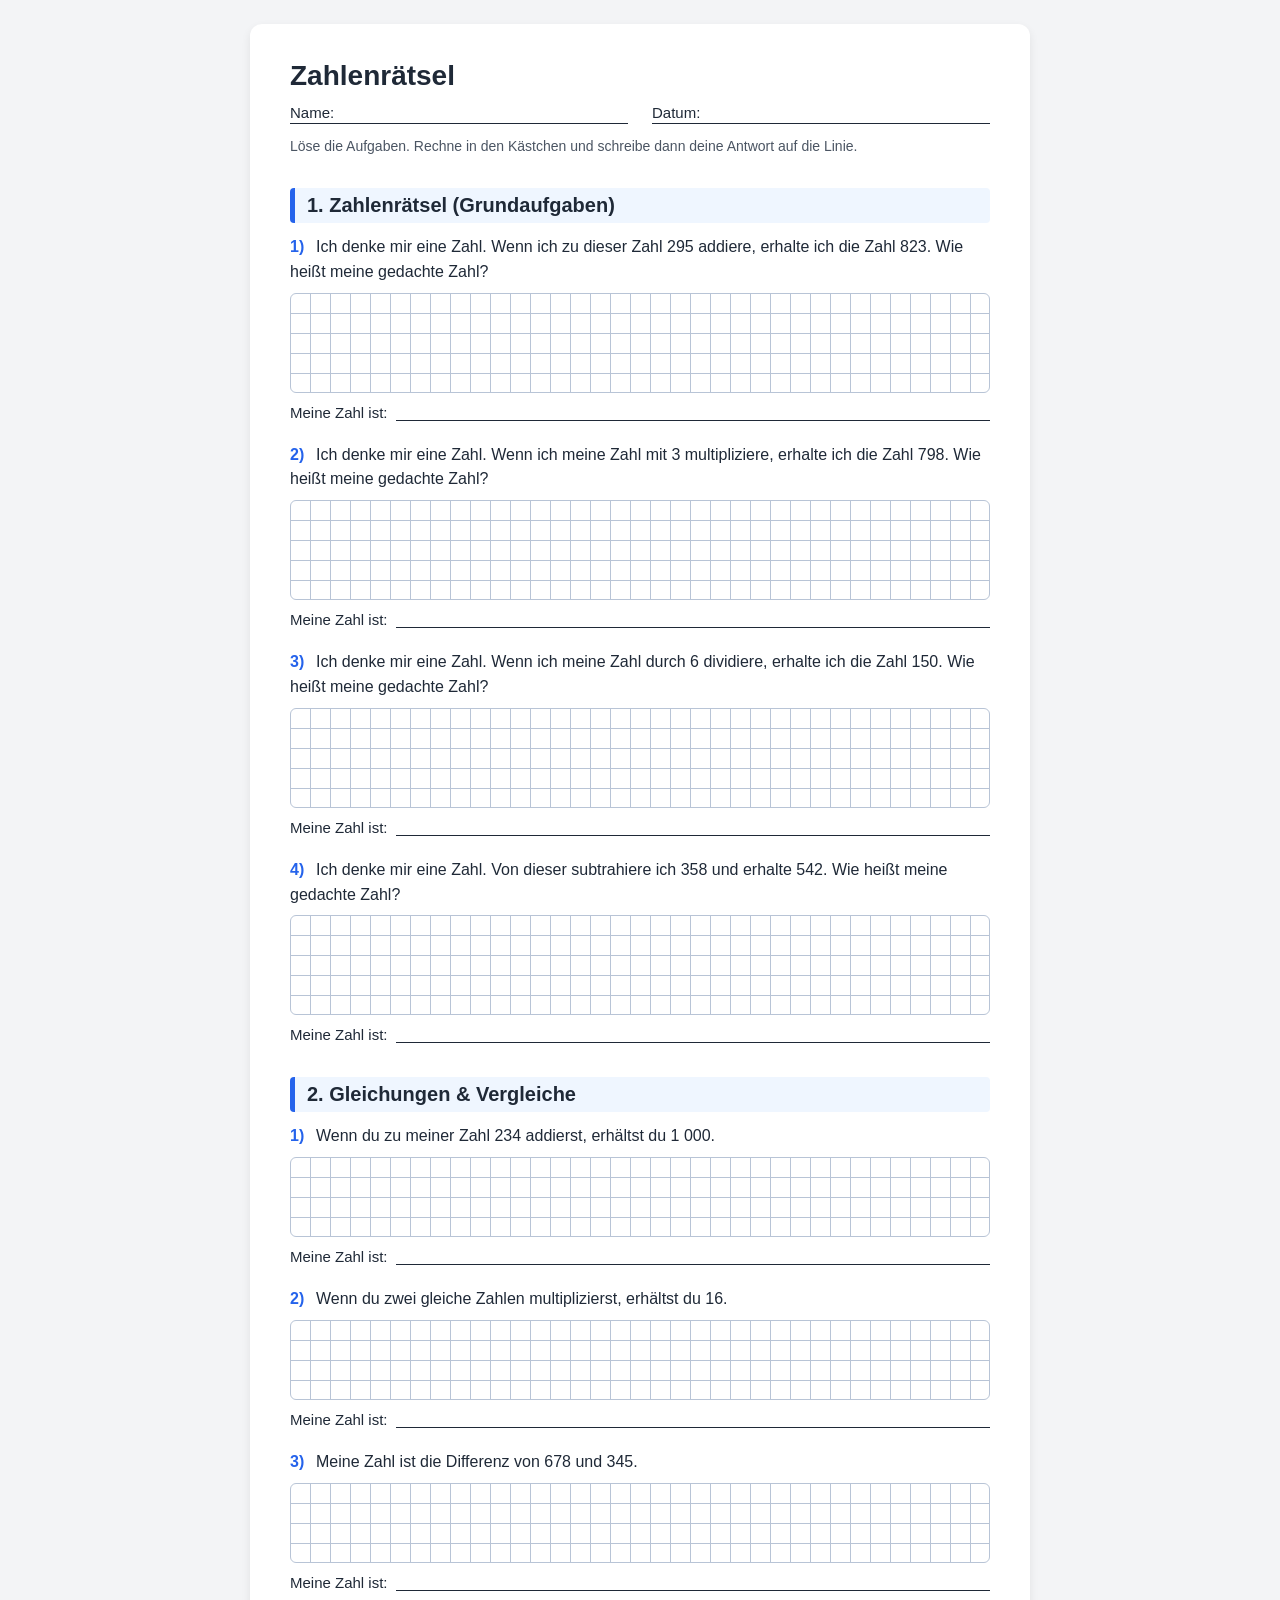
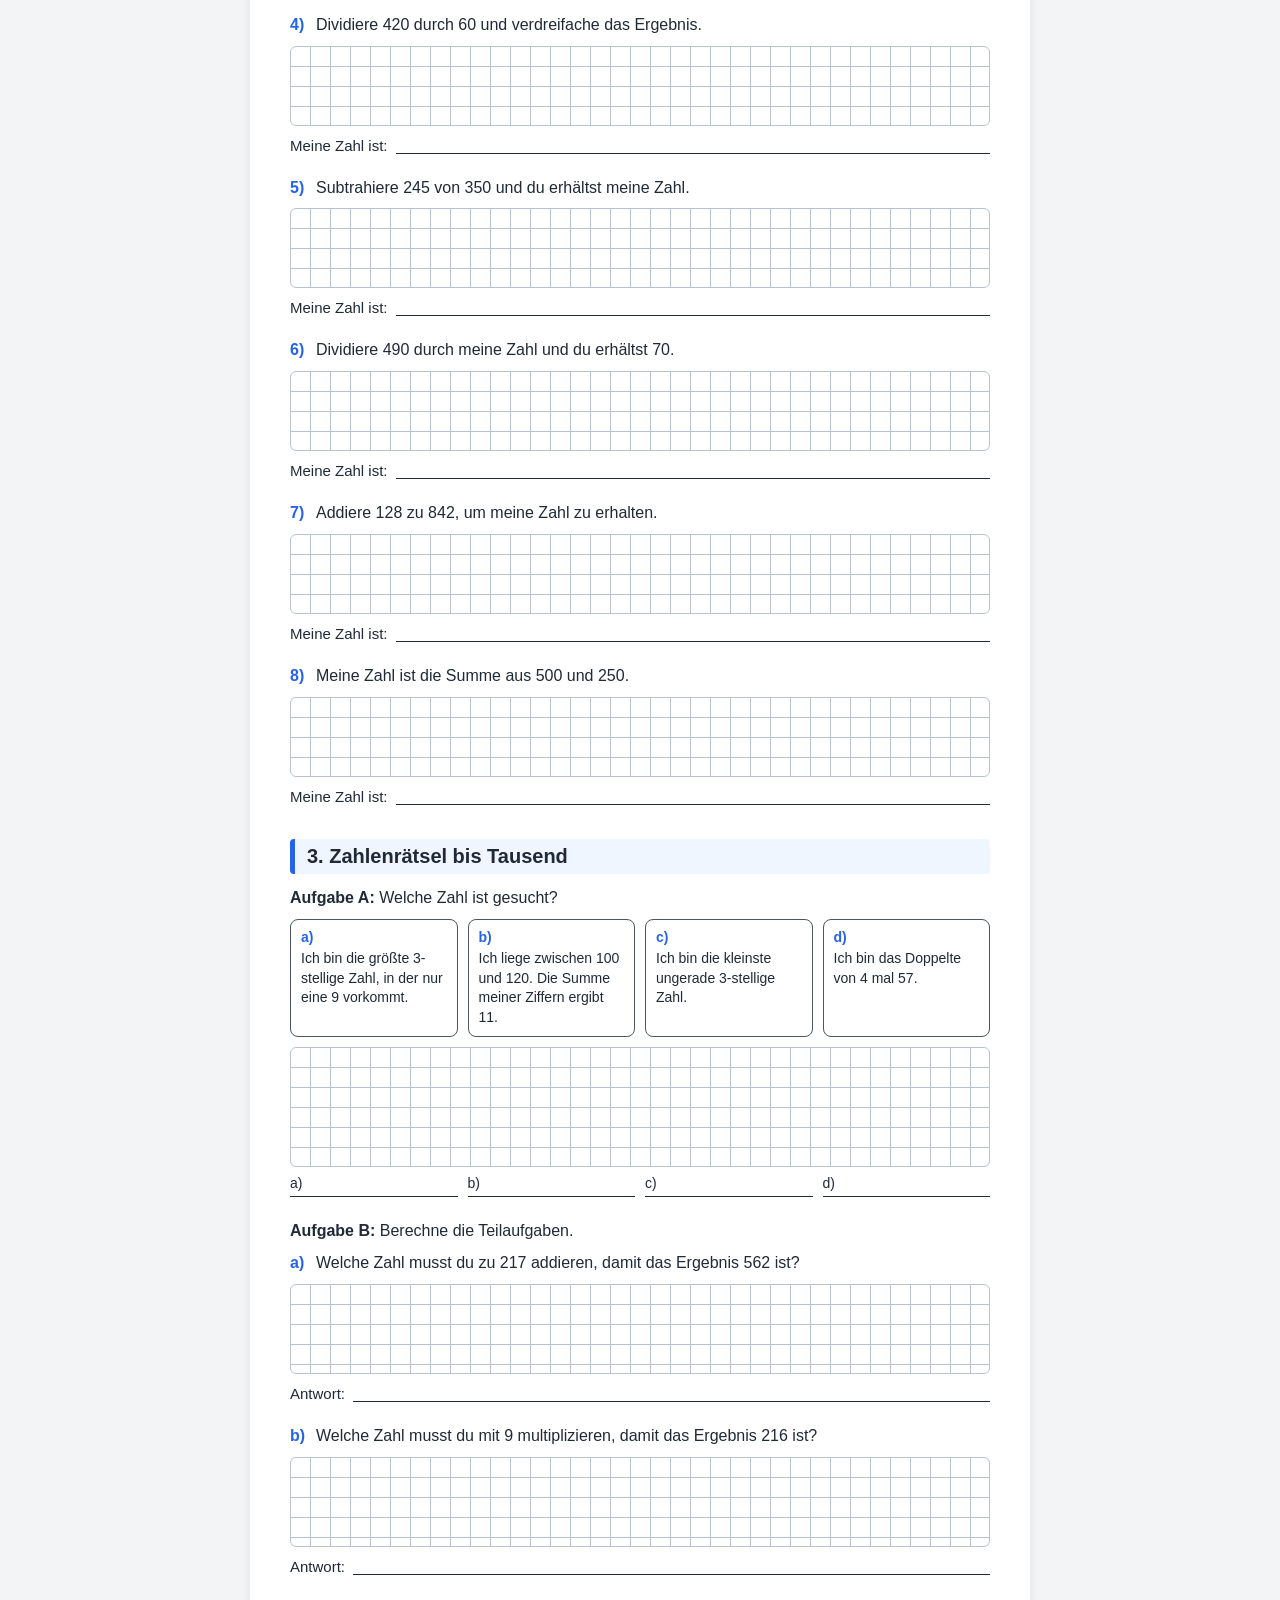
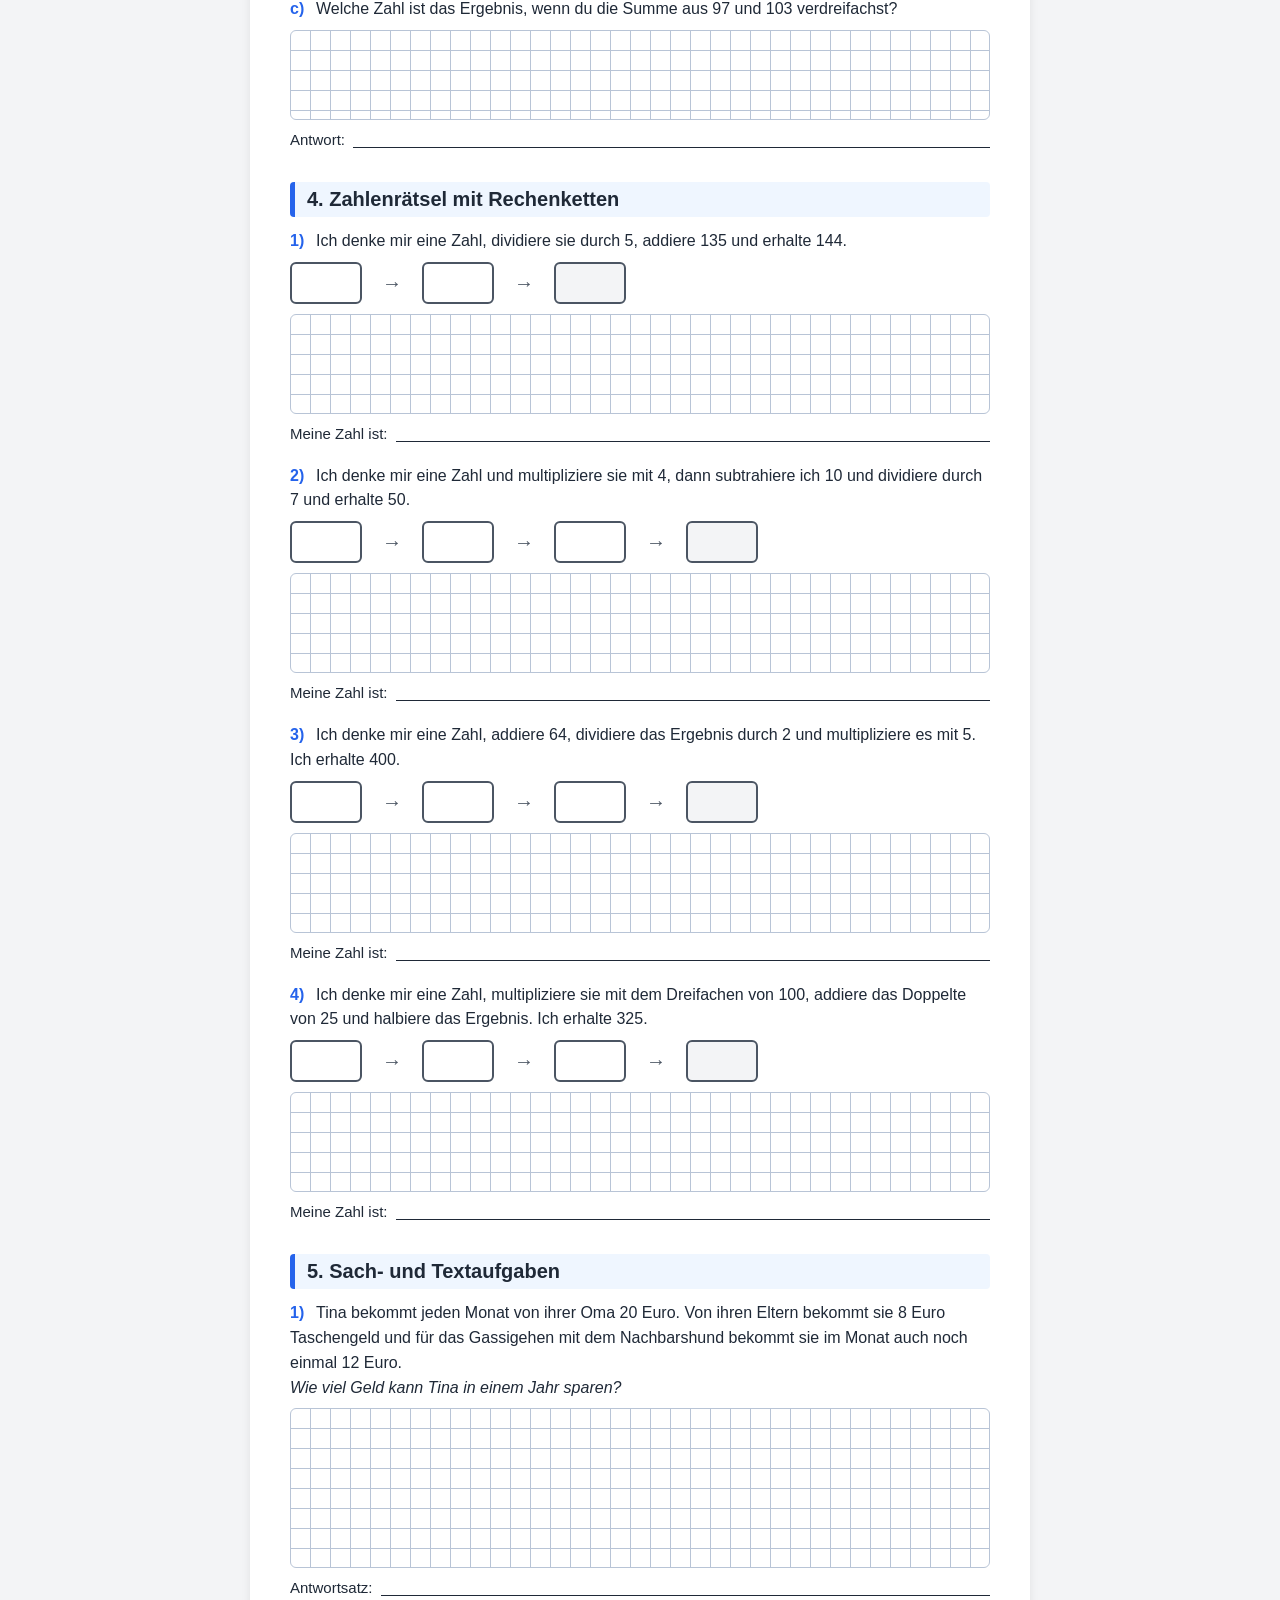
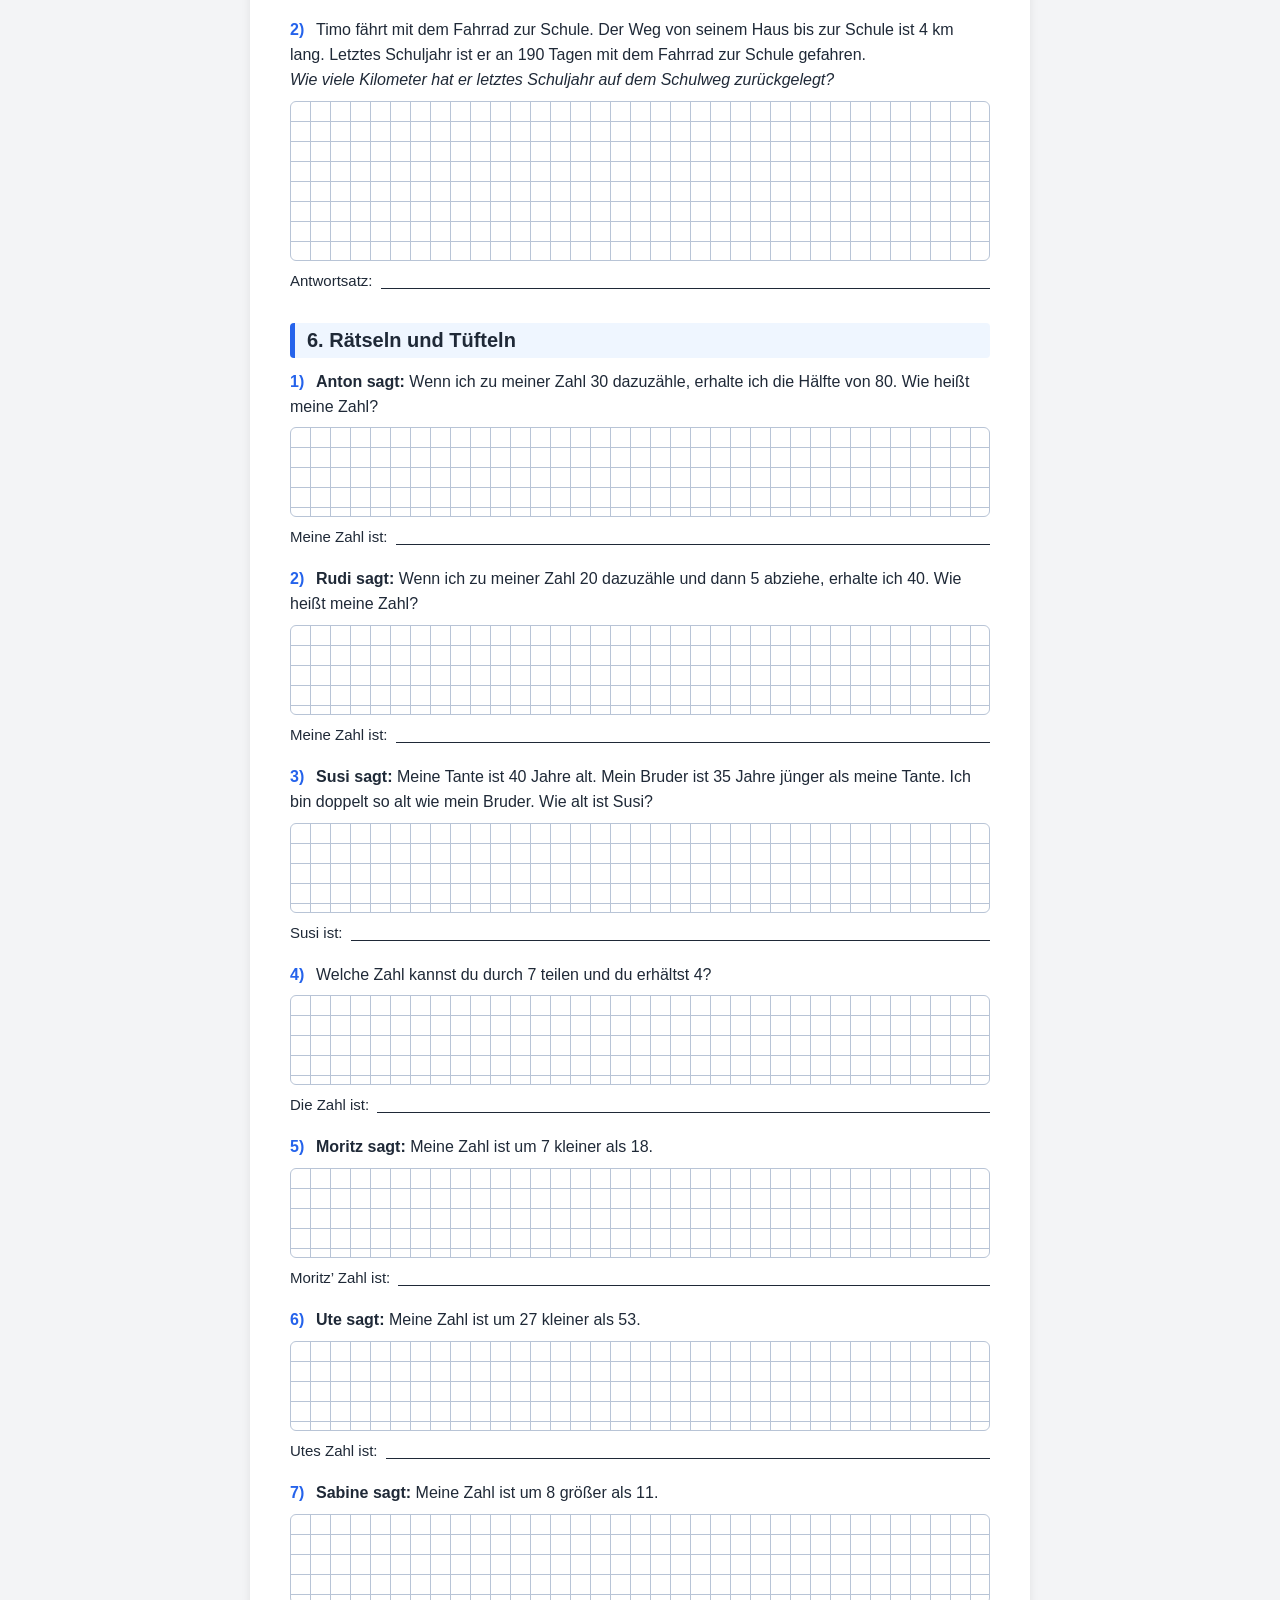
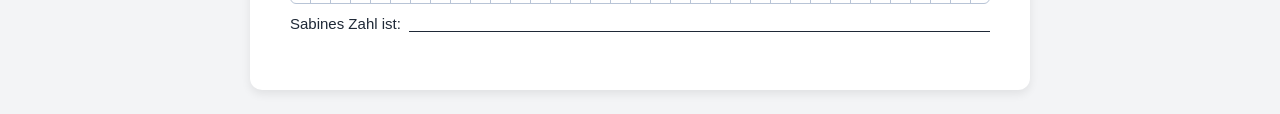
<file: data/Klasse-4/Mathematik/zahlenraetsel.html>
<!DOCTYPE html>
<html lang="de">
<head>
<meta charset="UTF-8">
<meta name="viewport" content="width=device-width, initial-scale=1.0">
<title>Zahlenrätsel – Klasse 4</title>
<style>
  :root { --ink:#1f2937; --line:#b8c4d6; --accent:#2563eb; }
  * { box-sizing: border-box; }
  body { font-family: 'Segoe UI', Tahoma, Verdana, sans-serif; background:#f3f4f6; color:var(--ink); margin:0; padding:24px; }
  .page { max-width:780px; margin:0 auto; background:#fff; padding:36px 40px; border-radius:12px; box-shadow:0 4px 10px rgba(0,0,0,.08); }
  h1 { margin:0 0 4px; font-size:28px; }
  .kopf { display:flex; gap:24px; margin:12px 0 8px; font-size:15px; }
  .kopf span { flex:1; border-bottom:1.5px solid var(--ink); padding-bottom:2px; }
  h2 { font-size:20px; margin:34px 0 12px; padding:6px 12px; background:#eff6ff; border-left:5px solid var(--accent); border-radius:4px; }
  .aufgabe { margin:0 0 22px; break-inside:avoid; page-break-inside:avoid; }
  .text { font-size:16px; line-height:1.55; margin-bottom:8px; }
  .nr { display:inline-block; min-width:26px; font-weight:700; color:var(--accent); }
  .rechenfeld {
    border:1.5px solid var(--line); border-radius:6px; height:var(--h, 100px);
    background-color:#fff;
    background-image:linear-gradient(var(--line) 1px, transparent 1px), linear-gradient(90deg, var(--line) 1px, transparent 1px);
    background-size:20px 20px; background-position:-1px -1px;
  }
  .antwort { margin-top:8px; font-size:15px; display:flex; align-items:flex-end; gap:8px; }
  .antwort .strich { flex:1; border-bottom:1.5px solid var(--ink); height:20px; }
  .kette { display:flex; align-items:center; flex-wrap:wrap; gap:6px; margin:6px 0 10px; }
  .box { width:72px; height:42px; border:2px solid #4b5563; border-radius:6px; display:flex; align-items:center; justify-content:center; font-weight:700; font-size:17px; }
  .box.fest { background:#f3f4f6; }
  .pfeil { display:flex; flex-direction:column; align-items:center; font-size:13px; font-weight:700; color:#4b5563; min-width:48px; }
  .pfeil b { font-size:20px; line-height:1; }
  .raetselreihe { display:grid; grid-template-columns:repeat(4,1fr); gap:10px; margin-bottom:10px; }
  .raetsel { border:1.5px solid #4b5563; border-radius:8px; padding:8px 10px; font-size:14px; line-height:1.4; }
  .raetsel strong { display:block; color:var(--accent); margin-bottom:2px; }
  .antwortreihe { display:grid; grid-template-columns:repeat(4,1fr); gap:10px; margin-top:8px; font-size:14px; }
  .antwortreihe div { border-bottom:1.5px solid var(--ink); height:22px; }
  .hinweis { font-size:14px; color:#4b5563; }
  @media print {
    body { background:#fff; padding:0; }
    .page { box-shadow:none; padding:0; max-width:none; }
    h2 { break-after:avoid; }
  }
  @media (max-width:600px) { .raetselreihe, .antwortreihe { grid-template-columns:repeat(2,1fr); } .page { padding:20px; } }
</style>
</head>
<body>
<div class="page">
  <h1>Zahlenrätsel</h1>
  <div class="kopf"><span>Name:</span><span>Datum:</span></div>
  <p class="hinweis">Löse die Aufgaben. Rechne in den Kästchen und schreibe dann deine Antwort auf die Linie.</p>
  <div id="inhalt"></div>
</div>

<script>
const R = (h) => `<div class="rechenfeld" style="--h:${h}px"></div>`;
const A = (label='Antwort:') => `<div class="antwort"><span>${label}</span><span class="strich"></span></div>`;

function aufgabe(nr, text, h, label) {
  return `<div class="aufgabe"><div class="text"><span class="nr">${nr})</span>${text}</div>${R(h)}${A(label)}</div>`;
}
function kette(startOps, ende) {
  // startOps: Liste der Rechenschritte, z. B. [": 5", "+ 135"]
  let html = '<div class="kette"><div class="box"></div>';
  startOps.forEach((op, i) => {
    html += `<div class="pfeil">${op}<b>&rarr;</b></div>`;
    html += i === startOps.length - 1 ? `<div class="box fest">${ende}</div>` : '<div class="box"></div>';
  });
  return html + '</div>';
}
function aufgabeKette(nr, text, ops, ende) {
  return `<div class="aufgabe"><div class="text"><span class="nr">${nr})</span>${text}</div>${kette(ops, ende)}${R(100)}${A('Meine Zahl ist:')}</div>`;
}

let h = '';

// 1
h += '<h2>1. Zahlenrätsel (Grundaufgaben)</h2>';
[
  'Ich denke mir eine Zahl. Wenn ich zu dieser Zahl 295 addiere, erhalte ich die Zahl 823. Wie heißt meine gedachte Zahl?',
  'Ich denke mir eine Zahl. Wenn ich meine Zahl mit 3 multipliziere, erhalte ich die Zahl 798. Wie heißt meine gedachte Zahl?',
  'Ich denke mir eine Zahl. Wenn ich meine Zahl durch 6 dividiere, erhalte ich die Zahl 150. Wie heißt meine gedachte Zahl?',
  'Ich denke mir eine Zahl. Von dieser subtrahiere ich 358 und erhalte 542. Wie heißt meine gedachte Zahl?'
].forEach((t, i) => h += aufgabe(i + 1, t, 100, 'Meine Zahl ist:'));

// 2
h += '<h2>2. Gleichungen &amp; Vergleiche</h2>';
[
  'Wenn du zu meiner Zahl 234 addierst, erhältst du 1 000.',
  'Wenn du zwei gleiche Zahlen multiplizierst, erhältst du 16.',
  'Meine Zahl ist die Differenz von 678 und 345.',
  'Dividiere 420 durch 60 und verdreifache das Ergebnis.',
  'Subtrahiere 245 von 350 und du erhältst meine Zahl.',
  'Dividiere 490 durch meine Zahl und du erhältst 70.',
  'Addiere 128 zu 842, um meine Zahl zu erhalten.',
  'Meine Zahl ist die Summe aus 500 und 250.'
].forEach((t, i) => h += aufgabe(i + 1, t, 80, 'Meine Zahl ist:'));

// 3
h += '<h2>3. Zahlenrätsel bis Tausend</h2>';
h += `<div class="aufgabe"><div class="text"><strong>Aufgabe A:</strong> Welche Zahl ist gesucht?</div>
<div class="raetselreihe">
  <div class="raetsel"><strong>a)</strong>Ich bin die größte 3-stellige Zahl, in der nur eine 9 vorkommt.</div>
  <div class="raetsel"><strong>b)</strong>Ich liege zwischen 100 und 120. Die Summe meiner Ziffern ergibt 11.</div>
  <div class="raetsel"><strong>c)</strong>Ich bin die kleinste ungerade 3-stellige Zahl.</div>
  <div class="raetsel"><strong>d)</strong>Ich bin das Doppelte von 4 mal 57.</div>
</div>${R(120)}
<div class="antwortreihe"><div>a)</div><div>b)</div><div>c)</div><div>d)</div></div></div>`;
h += '<div class="text"><strong>Aufgabe B:</strong> Berechne die Teilaufgaben.</div>';
[
  'Welche Zahl musst du zu 217 addieren, damit das Ergebnis 562 ist?',
  'Welche Zahl musst du mit 9 multiplizieren, damit das Ergebnis 216 ist?',
  'Welche Zahl ist das Ergebnis, wenn du die Summe aus 97 und 103 verdreifachst?'
].forEach((t, i) => h += aufgabe(String.fromCharCode(97 + i), t, 90));

// 4
h += '<h2>4. Zahlenrätsel mit Rechenketten</h2>';
h += aufgabeKette(1, 'Ich denke mir eine Zahl, dividiere sie durch 5, addiere 135 und erhalte 144.', ['', ''], '');
h += aufgabeKette(2, 'Ich denke mir eine Zahl und multipliziere sie mit 4, dann subtrahiere ich 10 und dividiere durch 7 und erhalte 50.', ['', '', ''], '');
h += aufgabeKette(3, 'Ich denke mir eine Zahl, addiere 64, dividiere das Ergebnis durch 2 und multipliziere es mit 5. Ich erhalte 400.', ['', '', ''], '');
h += aufgabeKette(4, 'Ich denke mir eine Zahl, multipliziere sie mit dem Dreifachen von 100, addiere das Doppelte von 25 und halbiere das Ergebnis. Ich erhalte 325.', ['', '', ''], '');

// 5
h += '<h2>5. Sach- und Textaufgaben</h2>';
h += aufgabe(1, 'Tina bekommt jeden Monat von ihrer Oma 20 Euro. Von ihren Eltern bekommt sie 8 Euro Taschengeld und für das Gassigehen mit dem Nachbarshund bekommt sie im Monat auch noch einmal 12 Euro.<br><em>Wie viel Geld kann Tina in einem Jahr sparen?</em>', 160, 'Antwortsatz:');
h += aufgabe(2, 'Timo fährt mit dem Fahrrad zur Schule. Der Weg von seinem Haus bis zur Schule ist 4 km lang. Letztes Schuljahr ist er an 190 Tagen mit dem Fahrrad zur Schule gefahren.<br><em>Wie viele Kilometer hat er letztes Schuljahr auf dem Schulweg zurückgelegt?</em>', 160, 'Antwortsatz:');

// 6
h += '<h2>6. Rätseln und Tüfteln</h2>';
[
  ['<strong>Anton sagt:</strong> Wenn ich zu meiner Zahl 30 dazuzähle, erhalte ich die Hälfte von 80. Wie heißt meine Zahl?', 'Meine Zahl ist:'],
  ['<strong>Rudi sagt:</strong> Wenn ich zu meiner Zahl 20 dazuzähle und dann 5 abziehe, erhalte ich 40. Wie heißt meine Zahl?', 'Meine Zahl ist:'],
  ['<strong>Susi sagt:</strong> Meine Tante ist 40 Jahre alt. Mein Bruder ist 35 Jahre jünger als meine Tante. Ich bin doppelt so alt wie mein Bruder. Wie alt ist Susi?', 'Susi ist:'],
  ['Welche Zahl kannst du durch 7 teilen und du erhältst 4?', 'Die Zahl ist:'],
  ['<strong>Moritz sagt:</strong> Meine Zahl ist um 7 kleiner als 18.', 'Moritz’ Zahl ist:'],
  ['<strong>Ute sagt:</strong> Meine Zahl ist um 27 kleiner als 53.', 'Utes Zahl ist:'],
  ['<strong>Sabine sagt:</strong> Meine Zahl ist um 8 größer als 11.', 'Sabines Zahl ist:']
].forEach(([t, l], i) => h += aufgabe(i + 1, t, 90, l));

document.getElementById('inhalt').innerHTML = h;
</script>
</body>
</html>
</file>
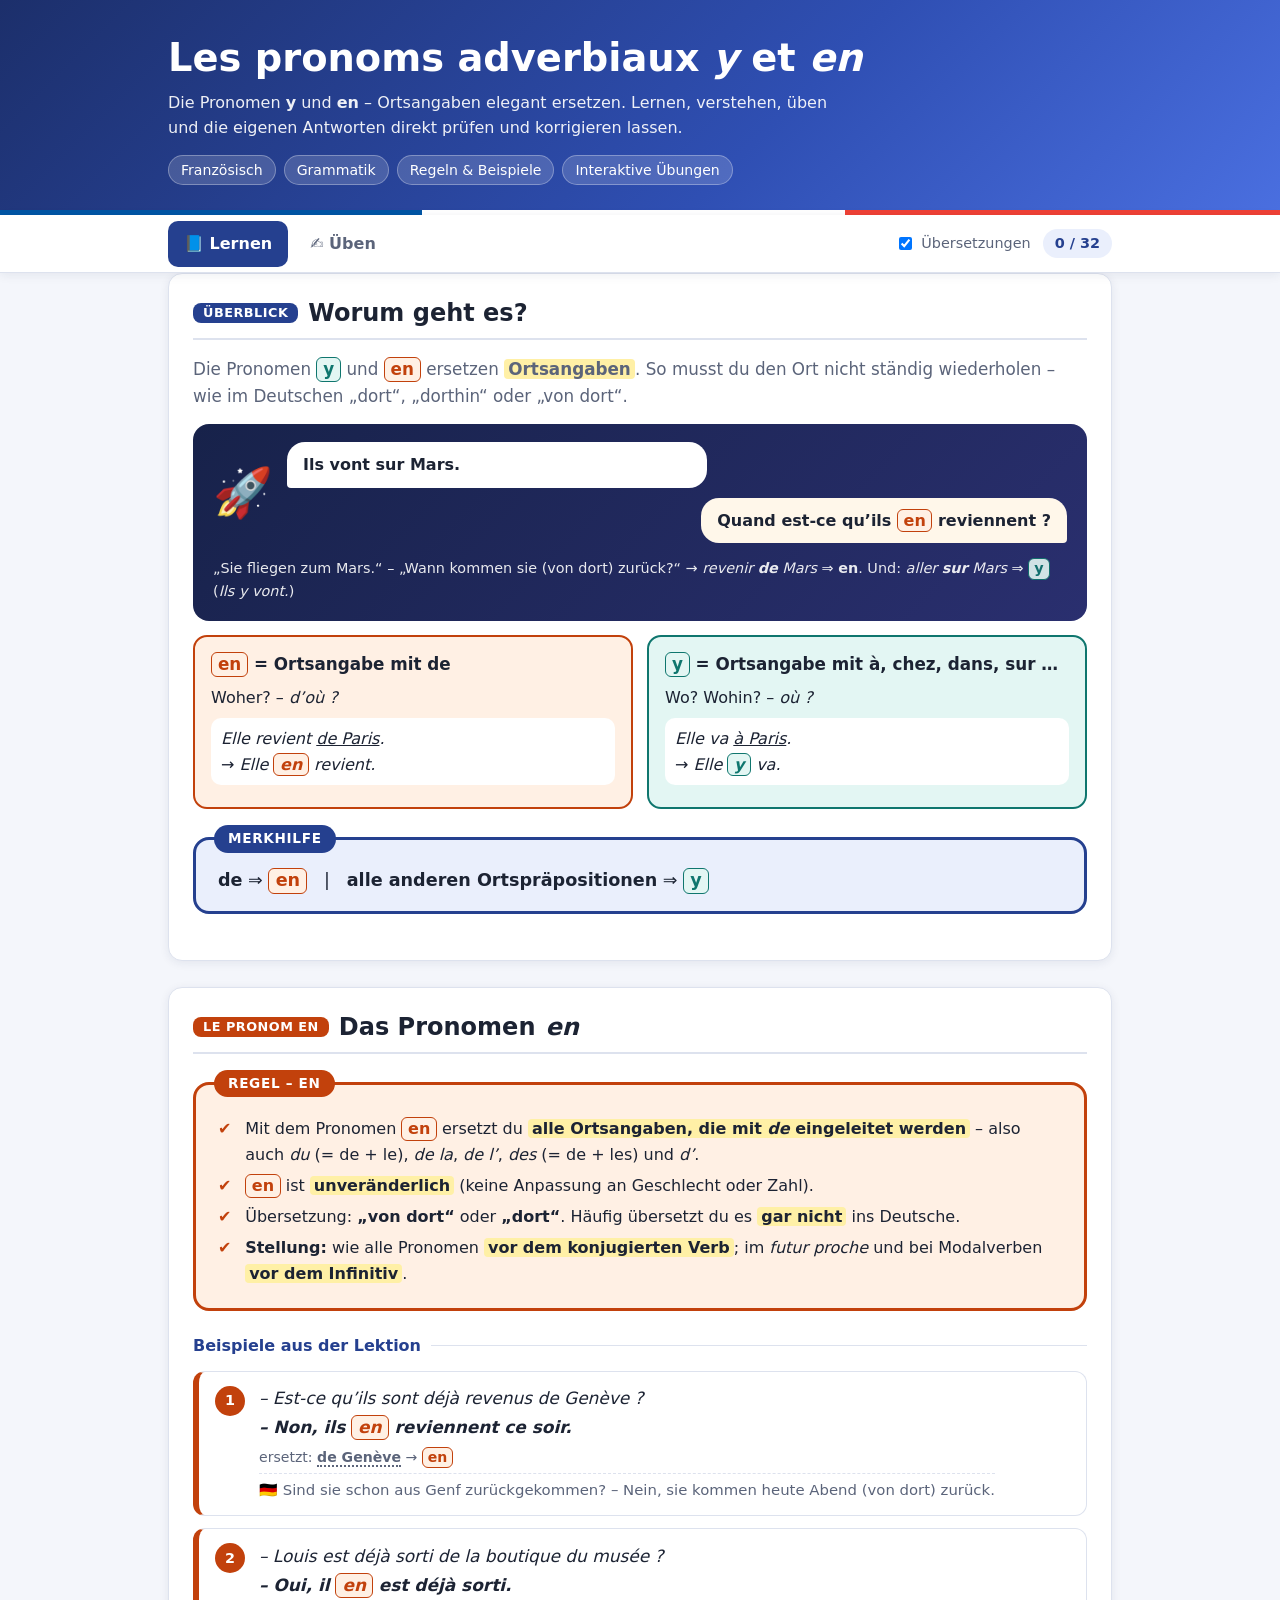
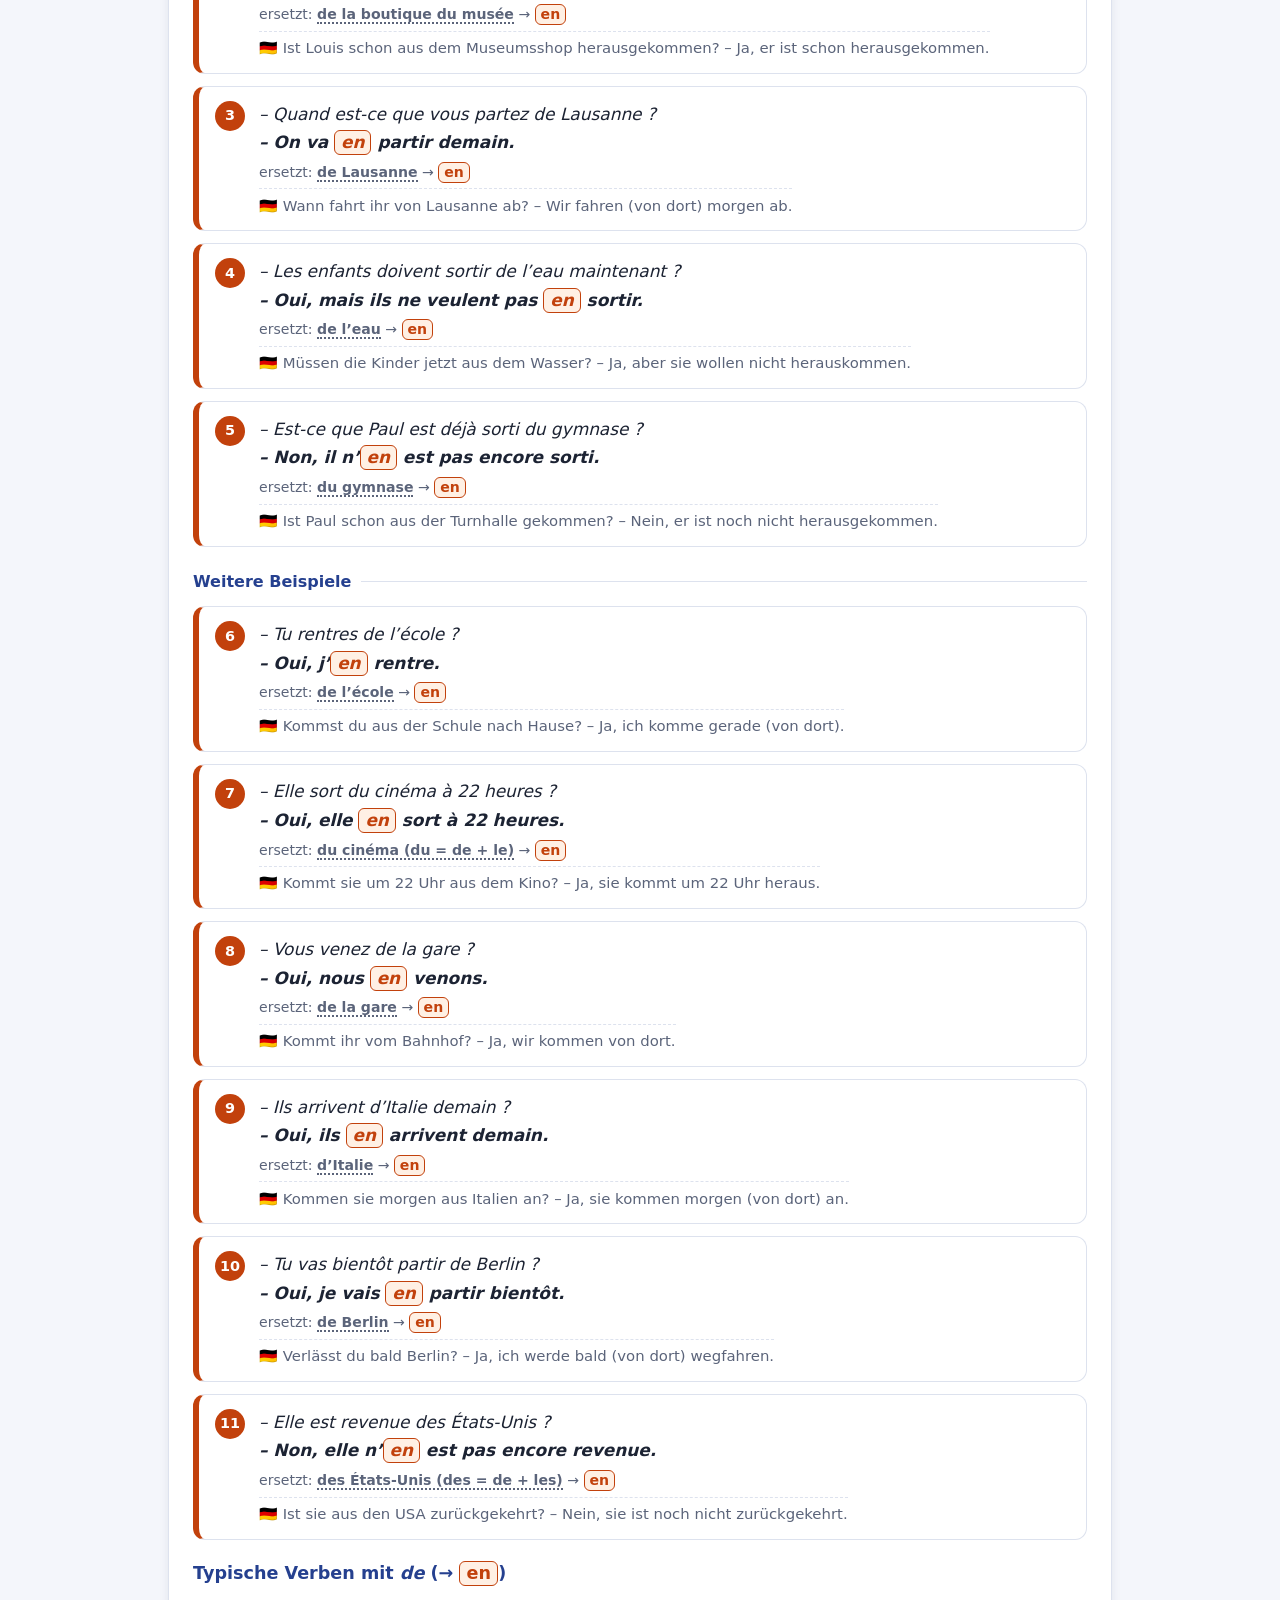
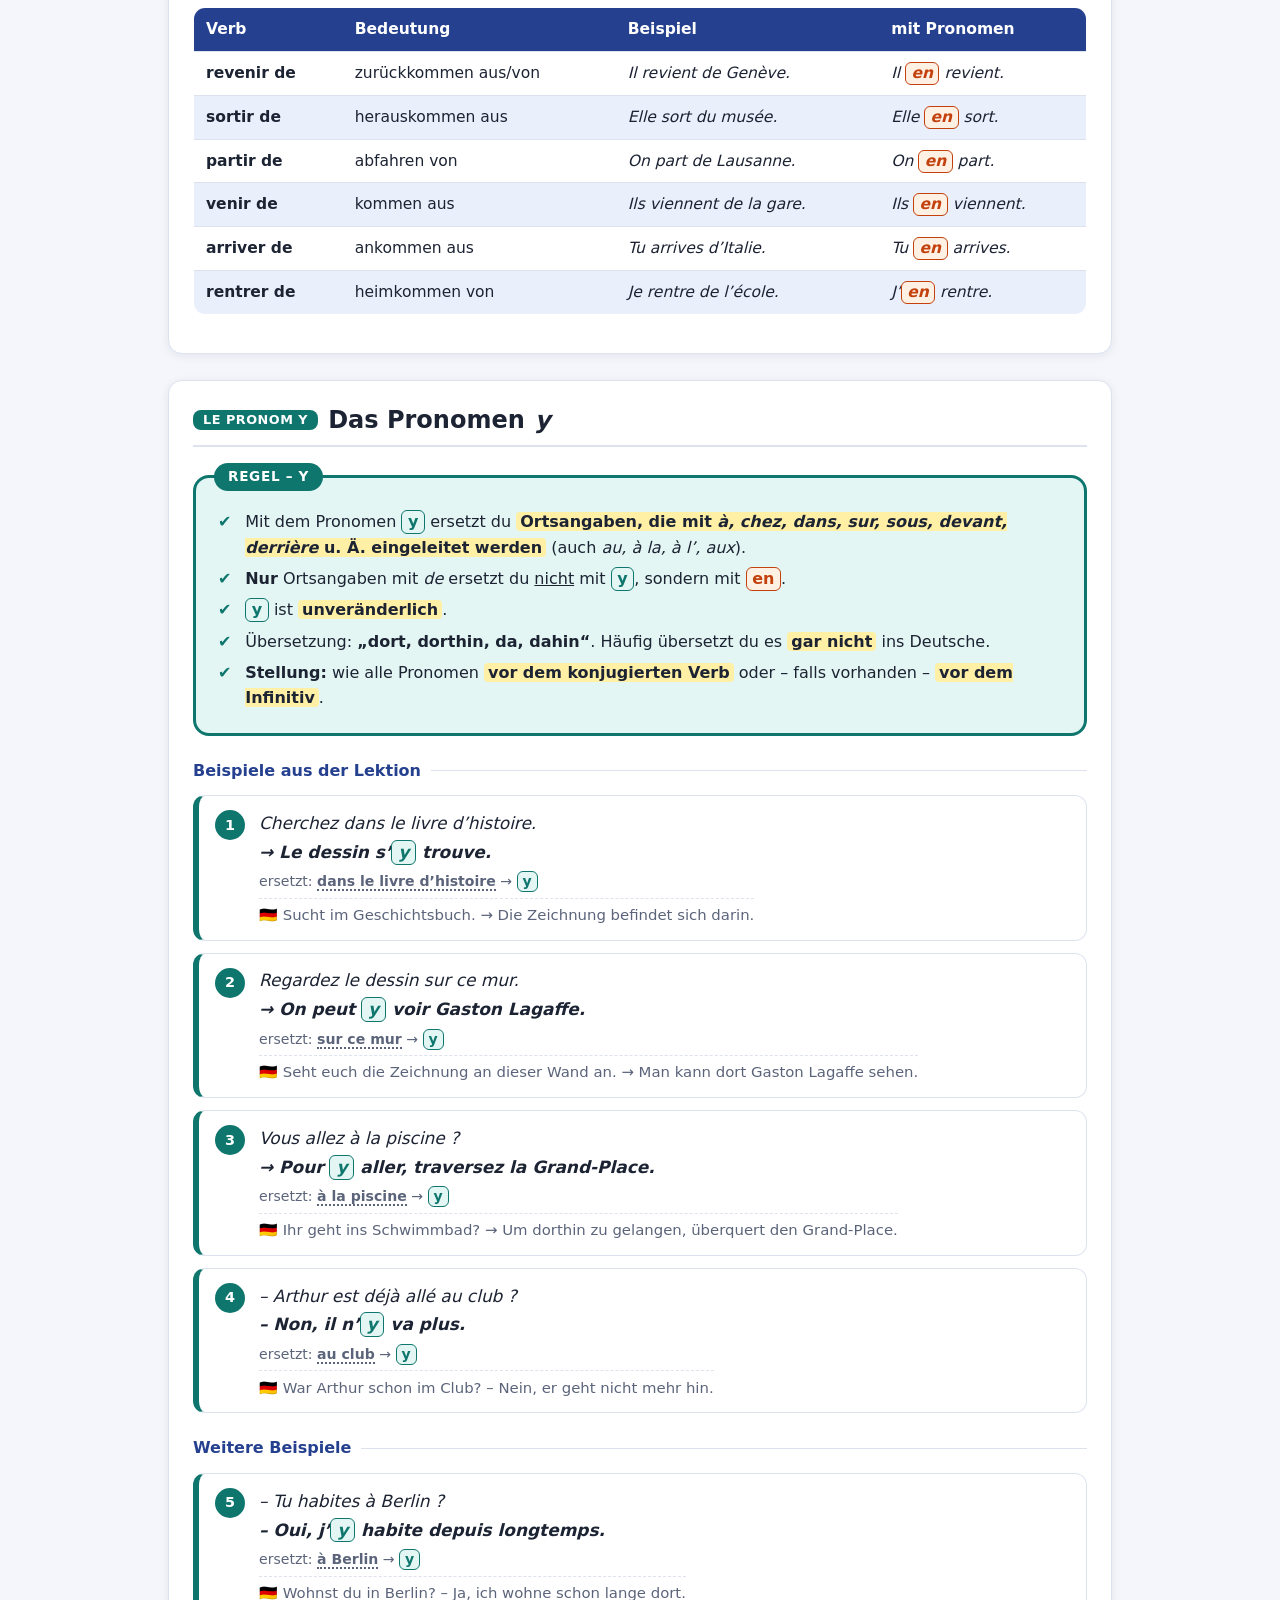
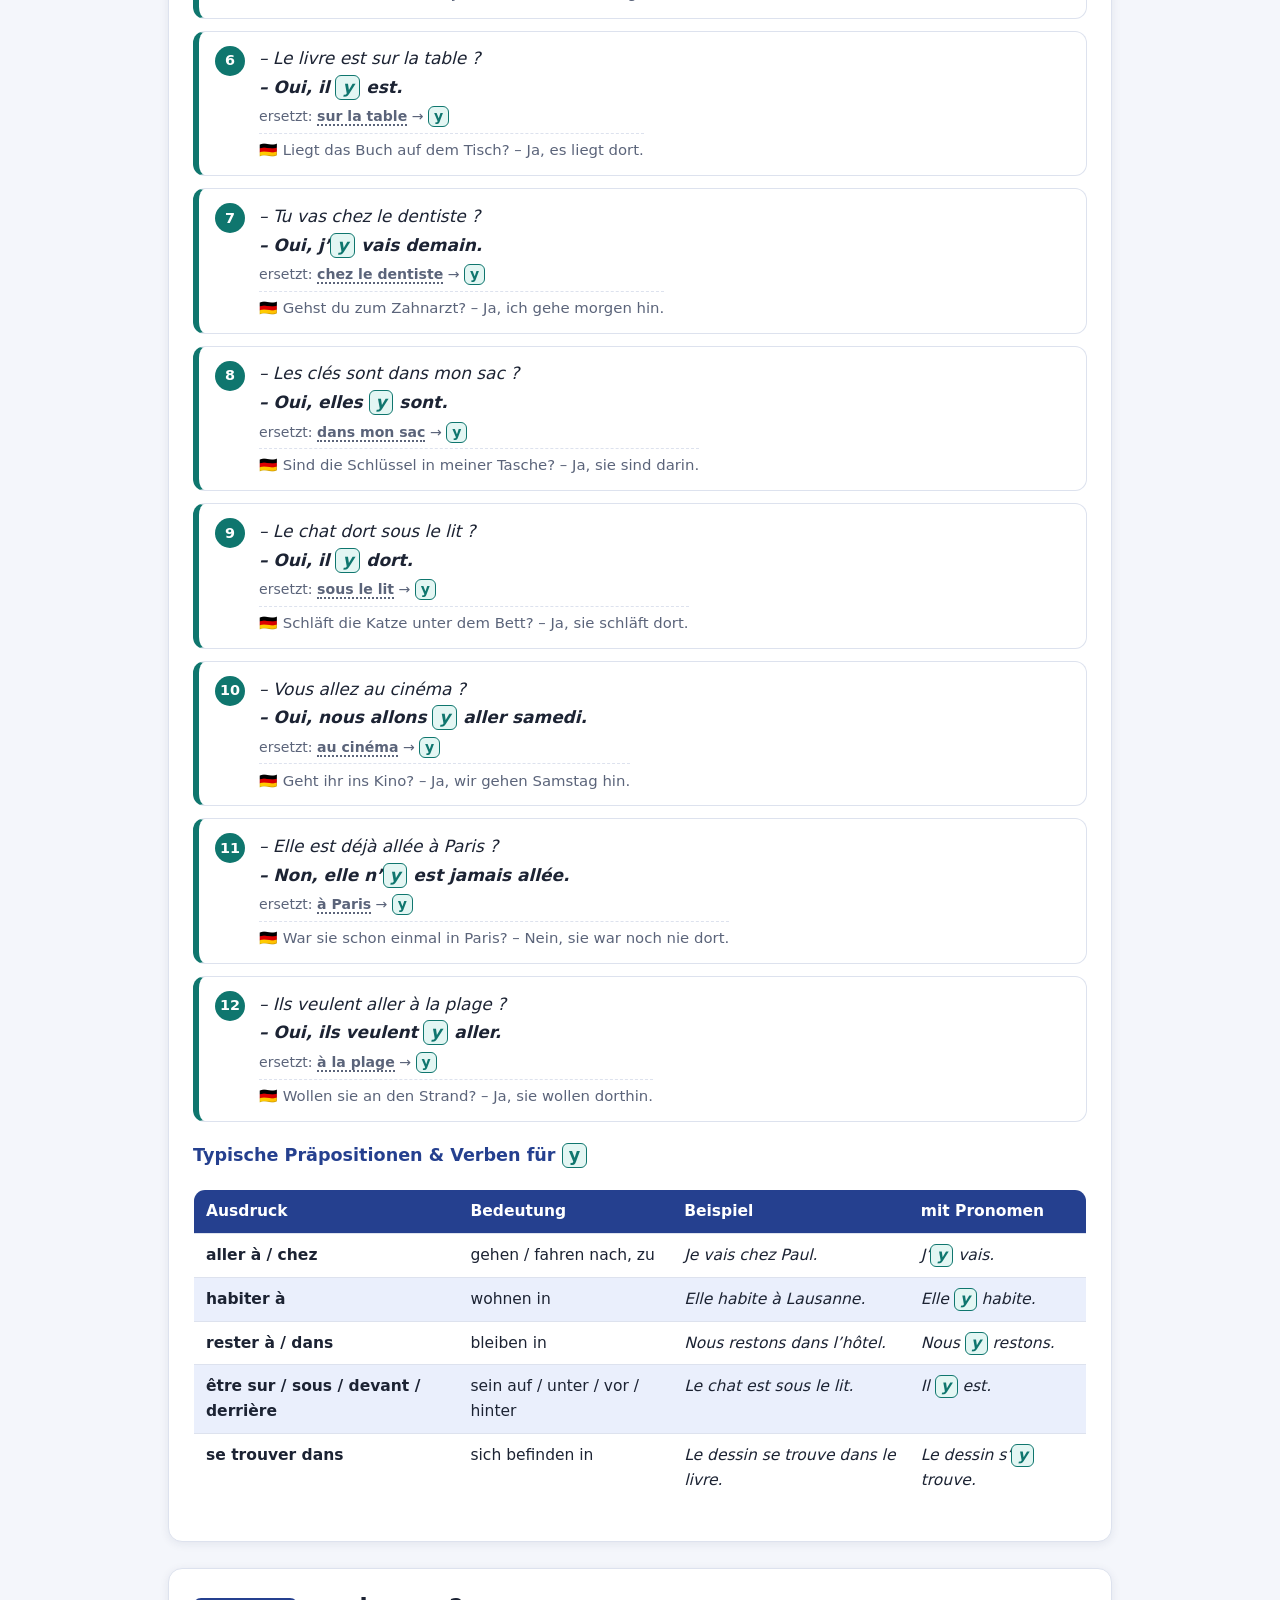
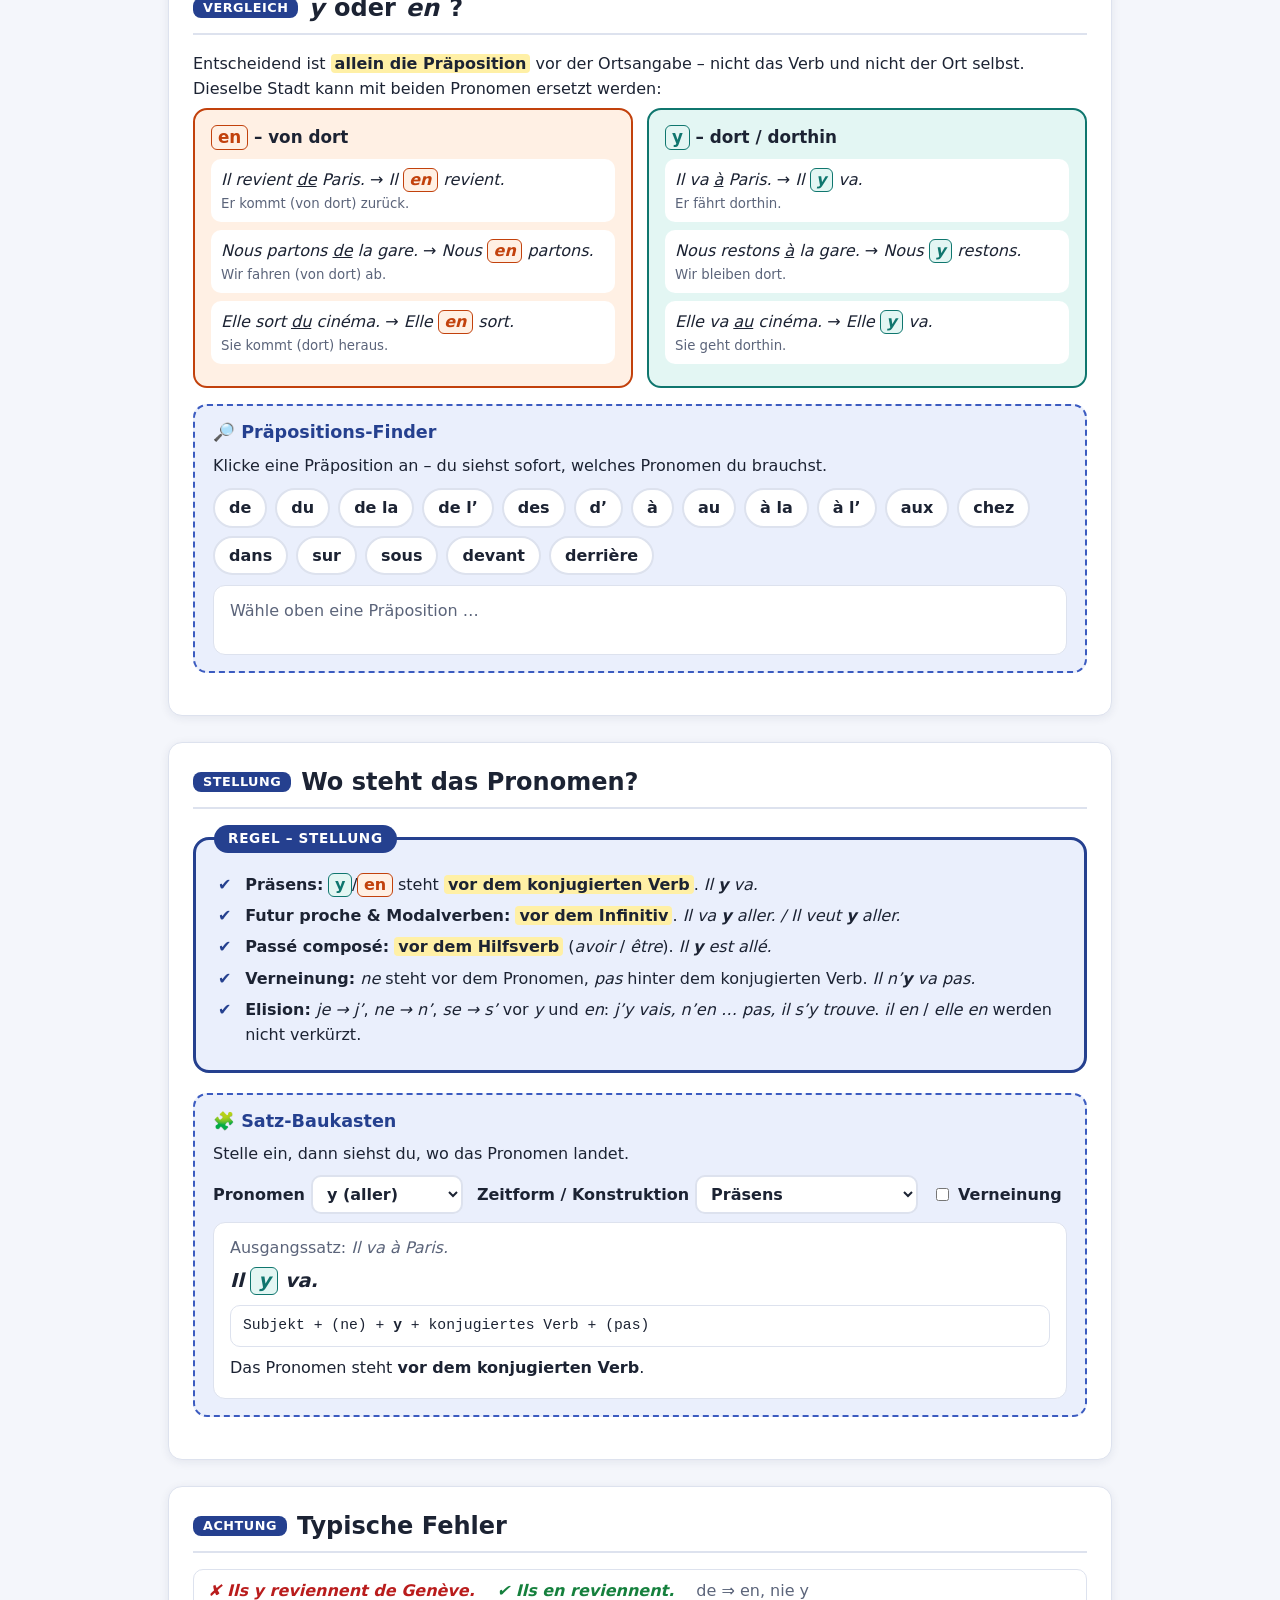
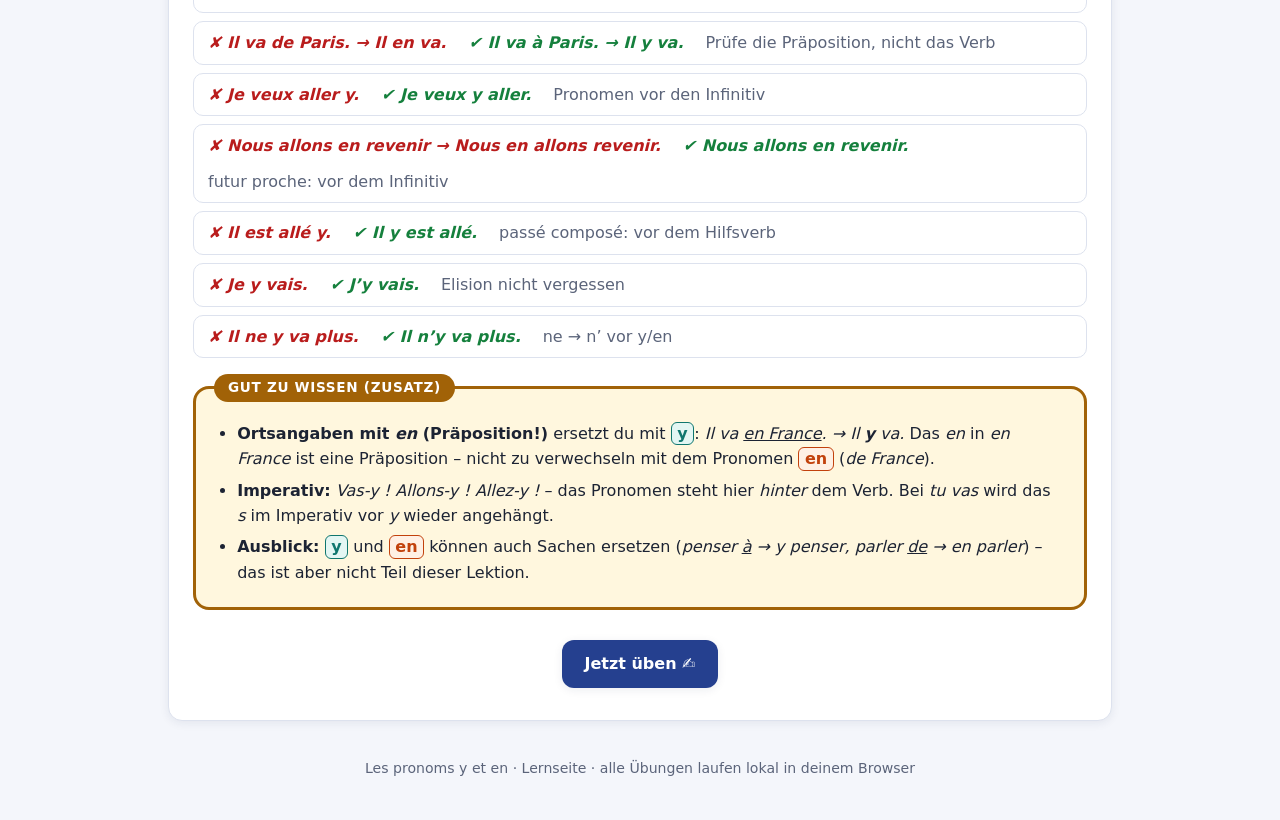
<file: data/Klasse-9/Franzoesisch/y-en-lernen.html>
<!DOCTYPE html>
<html lang="de">
<head>
<meta charset="UTF-8">
<meta name="viewport" content="width=device-width, initial-scale=1">
<title>Les pronoms y et en – Lernseite</title>
<style>
:root{
  --bg:#f4f6fb; --card:#ffffff; --ink:#1c2333; --muted:#5b647a; --line:#dde2ee;
  --brand:#25408f; --brand-2:#3b5bc0; --brand-bg:#eaeffc;
  --en:#c2410c; --en-bg:#fff0e4; --y:#0f766e; --y-bg:#e3f6f3;
  --key:#fff0a6; --ok:#15803d; --ok-bg:#e6f7ec; --bad:#b91c1c; --bad-bg:#fdecec; --warn:#a16207; --warn-bg:#fff7de;
  --shadow:0 2px 10px rgba(30,40,80,.08); --radius:14px; --navh:58px;
}
@media (prefers-color-scheme: dark){
  :root{
    --bg:#10141f; --card:#182030; --ink:#e8ecf6; --muted:#9aa5bd; --line:#2b3550;
    --brand:#8ea6ff; --brand-2:#a9bbff; --brand-bg:#1c2745;
    --en:#ffa266; --en-bg:#3a2314; --y:#5fd6c8; --y-bg:#10332f;
    --key:#5a4b00; --ok:#5ee08a; --ok-bg:#12301f; --bad:#ff8a8a; --bad-bg:#3a1717; --warn:#f2c14e; --warn-bg:#352a0c;
    --shadow:0 2px 10px rgba(0,0,0,.35);
  }
}
*{box-sizing:border-box}
html{scroll-behavior:smooth}
body{margin:0;background:var(--bg);color:var(--ink);font:16px/1.6 system-ui,-apple-system,"Segoe UI",Roboto,Helvetica,Arial,sans-serif}
h1,h2,h3{line-height:1.25;margin:0 0 .5em}
p{margin:.4em 0}
.wrap{max-width:980px;margin:0 auto;padding:0 18px}

/* ---------- Header & Navigation ---------- */
header.hero{background:linear-gradient(135deg,#1c2f6b,#2f4fb3 60%,#4a6fe0);color:#fff;padding:34px 0 30px;position:relative}
header.hero::after{content:"";position:absolute;left:0;right:0;bottom:0;height:5px;background:linear-gradient(90deg,#0055a4 33%,#fff 33% 66%,#ef4135 66%)}
.hero h1{font-size:clamp(1.6rem,4.5vw,2.4rem);margin-bottom:.2em}
.hero p{opacity:.92;max-width:680px}
.hero .tags{margin-top:14px;display:flex;gap:8px;flex-wrap:wrap}
.hero .tags span{background:rgba(255,255,255,.16);border:1px solid rgba(255,255,255,.3);padding:3px 12px;border-radius:99px;font-size:.88rem}
nav.tabs{position:sticky;top:0;z-index:20;background:var(--card);border-bottom:1px solid var(--line);box-shadow:var(--shadow);height:var(--navh)}
nav.tabs .wrap{display:flex;align-items:center;gap:8px;height:100%}
.tab{appearance:none;border:0;background:transparent;color:var(--muted);font:inherit;font-weight:600;padding:10px 16px;border-radius:10px;cursor:pointer}
.tab:hover{background:var(--brand-bg);color:var(--brand)}
.tab[aria-selected="true"]{background:var(--brand);color:#fff}
.nav-right{margin-left:auto;display:flex;align-items:center;gap:12px;font-size:.9rem;color:var(--muted)}
.pill{background:var(--brand-bg);color:var(--brand);border-radius:99px;padding:3px 12px;font-weight:700;white-space:nowrap}
.switch{display:flex;align-items:center;gap:6px;cursor:pointer;user-select:none}
@media (max-width:640px){.switch span.t{display:none}.tab{padding:9px 11px}}

main{padding:26px 0 60px}
.panel[hidden]{display:none}

/* ---------- Sections & cards ---------- */
section.block{background:var(--card);border:1px solid var(--line);border-radius:var(--radius);box-shadow:var(--shadow);padding:24px 24px 26px;margin-bottom:26px}
section.block>h2{display:flex;align-items:center;gap:10px;font-size:1.5rem;padding-bottom:10px;border-bottom:2px solid var(--line);margin-bottom:16px}
h2 .badge,.badge{display:inline-block;font-size:.8rem;font-weight:800;letter-spacing:.04em;text-transform:uppercase;padding:2px 10px;border-radius:8px;color:#fff;background:var(--brand)}
.badge.en{background:var(--en)} .badge.y{background:var(--y)}
h3{font-size:1.1rem;margin-top:1.2em;color:var(--brand)}
.lead{font-size:1.05rem;color:var(--muted)}

/* ---------- Highlights ---------- */
mark.key,.key{background:var(--key);padding:0 .25em;border-radius:4px;font-weight:600;color:inherit}
.hl{font-weight:800;padding:0 .35em;border-radius:6px;display:inline-block;line-height:1.35}
.hl-en{background:var(--en-bg);color:var(--en);border:1.5px solid var(--en)}
.hl-y{background:var(--y-bg);color:var(--y);border:1.5px solid var(--y)}
.place{border-bottom:2px dotted var(--muted);font-weight:600}
.fr{font-style:italic}
code.kbd{background:var(--brand-bg);color:var(--brand);padding:1px 7px;border-radius:6px;font-size:.92em}

/* ---------- Rule boxes (Rahmen) ---------- */
.rule{position:relative;border:3px solid var(--brand);border-radius:16px;padding:26px 22px 16px;margin:28px 0 20px;background:var(--brand-bg)}
.rule::before{content:attr(data-label);position:absolute;top:-15px;left:18px;background:var(--brand);color:#fff;font-weight:800;font-size:.85rem;letter-spacing:.05em;text-transform:uppercase;padding:3px 14px;border-radius:99px}
.rule.en{border-color:var(--en);background:var(--en-bg)} .rule.en::before{background:var(--en)}
.rule.y{border-color:var(--y);background:var(--y-bg)} .rule.y::before{background:var(--y)}
.rule.warn{border-color:var(--warn);background:var(--warn-bg)} .rule.warn::before{background:var(--warn)}
.rule ul{margin:.2em 0;padding-left:1.2em}
.rule li{margin:.35em 0}
.rule ul.checks{list-style:none;padding-left:0}
.rule ul.checks li{padding-left:1.7em;position:relative}
.rule ul.checks li::before{content:"✔";position:absolute;left:0;color:var(--brand);font-weight:800}
.rule.en ul.checks li::before{color:var(--en)} .rule.y ul.checks li::before{color:var(--y)}

/* ---------- Examples ---------- */
.exlist{display:grid;gap:12px;margin:12px 0}
.ex{display:flex;gap:14px;background:var(--card);border:1px solid var(--line);border-left:6px solid var(--brand);border-radius:12px;padding:12px 16px}
.ex.en{border-left-color:var(--en)} .ex.y{border-left-color:var(--y)}
.ex .num{flex:none;width:30px;height:30px;border-radius:50%;background:var(--brand);color:#fff;display:grid;place-items:center;font-weight:800;font-size:.9rem;margin-top:2px}
.ex.en .num{background:var(--en)} .ex.y .num{background:var(--y)}
.ex .line{font-size:1.06rem;margin:.1em 0}
.ex .line.a{font-weight:600}
.ex .repl{font-size:.88rem;color:var(--muted);margin:.3em 0 0}
.ex .de{font-size:.93rem;color:var(--muted);margin:.35em 0 0;padding-top:.35em;border-top:1px dashed var(--line)}
body.no-de .de{display:none}
.subhead{display:flex;align-items:center;gap:10px;margin:22px 0 4px;font-weight:700;color:var(--brand)}
.subhead::after{content:"";flex:1;height:1px;background:var(--line)}

/* ---------- Speech bubbles ---------- */
.scene{display:flex;flex-wrap:wrap;align-items:center;gap:14px;background:linear-gradient(135deg,#17224a,#2a2f6f);color:#fff;border-radius:16px;padding:18px 20px;margin:14px 0}
.scene .emoji{font-size:3rem}
.bubbles{display:grid;gap:10px;flex:1;min-width:240px}
.bubble{position:relative;background:#fff;color:#1c2333;padding:10px 16px;border-radius:18px;max-width:420px;font-weight:600}
.bubble.b1{border-bottom-left-radius:4px}
.bubble.b2{margin-left:auto;border-bottom-right-radius:4px;background:#fff7ea}
.scene .cap{flex-basis:100%;font-size:.9rem;opacity:.9}

/* ---------- Tables ---------- */
.tbl{width:100%;border-collapse:collapse;margin:12px 0;font-size:.97rem;overflow:hidden;border-radius:12px;border:1px solid var(--line)}
.tbl th,.tbl td{padding:9px 12px;text-align:left;border-bottom:1px solid var(--line);vertical-align:top}
.tbl thead th{background:var(--brand);color:#fff}
.tbl tbody tr:nth-child(even){background:var(--brand-bg)}
.tbl-wrap{overflow-x:auto}
.cmp{display:grid;grid-template-columns:1fr 1fr;gap:14px}
@media (max-width:720px){.cmp{grid-template-columns:1fr}}
.cmp .col{border-radius:14px;padding:14px 16px;border:2px solid}
.cmp .col.en{border-color:var(--en);background:var(--en-bg)} .cmp .col.y{border-color:var(--y);background:var(--y-bg)}
.cmp h4{margin:0 0 6px;font-size:1.05rem}
.cmp .pair{margin:8px 0;padding:8px 10px;background:var(--card);border-radius:10px}
.cmp .pair small{display:block;color:var(--muted)}

/* ---------- Tool widgets ---------- */
.tool{background:var(--brand-bg);border:2px dashed var(--brand-2);border-radius:14px;padding:16px 18px;margin:16px 0}
.tool h3{margin-top:0}
.chips{display:flex;flex-wrap:wrap;gap:8px;margin:10px 0}
.chip{appearance:none;border:2px solid var(--line);background:var(--card);color:var(--ink);font:inherit;font-weight:700;padding:5px 14px;border-radius:99px;cursor:pointer}
.chip:hover{border-color:var(--brand)}
.chip.sel{border-color:var(--brand);background:var(--brand);color:#fff}
.chip.is-en.sel{background:var(--en);border-color:var(--en)} .chip.is-y.sel{background:var(--y);border-color:var(--y)}
.result{background:var(--card);border-radius:12px;padding:12px 16px;border:1px solid var(--line);min-height:70px}
.result .big{font-size:1.2rem}
.controls{display:flex;flex-wrap:wrap;gap:14px;align-items:center;margin:8px 0}
.controls label{display:flex;align-items:center;gap:6px;font-weight:600;cursor:pointer}
select,input[type=text]{font:inherit;color:var(--ink);background:var(--card);border:2px solid var(--line);border-radius:10px;padding:7px 10px}
select:focus,input[type=text]:focus{outline:none;border-color:var(--brand-2);box-shadow:0 0 0 3px rgba(59,91,192,.2)}
.schema{font-family:ui-monospace,Consolas,monospace;background:var(--card);border:1px solid var(--line);border-radius:10px;padding:8px 12px;font-size:.92rem;margin-top:8px}

/* ---------- Mistakes ---------- */
.err{display:grid;gap:8px;margin:10px 0}
.err .row{display:flex;flex-wrap:wrap;gap:10px 22px;background:var(--card);border-radius:10px;padding:8px 14px;border:1px solid var(--line)}
.err .bad{color:var(--bad);font-weight:600}
.err .good{color:var(--ok);font-weight:600}
.err .bad::before{content:"✘ "} .err .good::before{content:"✔ "}
.cta{display:inline-block;margin-top:10px;background:var(--brand);color:#fff;border:0;font:inherit;font-weight:700;padding:11px 22px;border-radius:12px;cursor:pointer;box-shadow:var(--shadow)}
.cta:hover{background:var(--brand-2)}

/* ---------- Übungen ---------- */
.charbar{position:sticky;top:var(--navh);z-index:15;display:flex;flex-wrap:wrap;gap:6px;align-items:center;background:var(--card);border:1px solid var(--line);border-radius:12px;padding:8px 12px;margin-bottom:18px;box-shadow:var(--shadow)}
.charbar span{font-size:.85rem;color:var(--muted);margin-right:4px}
.charbar button{appearance:none;border:1px solid var(--line);background:var(--brand-bg);color:var(--brand);font:inherit;font-weight:700;min-width:34px;height:34px;border-radius:8px;cursor:pointer}
.charbar button:hover{background:var(--brand);color:#fff}
.sec-head{display:flex;align-items:center;gap:12px;flex-wrap:wrap}
.sec-head .cnt{margin-left:auto;font-size:.9rem}
.qcard{display:flex;gap:14px;border:1px solid var(--line);border-radius:12px;padding:14px 16px;margin:12px 0;background:var(--card);transition:border-color .2s,background .2s}
.qcard .qn{flex:none;width:32px;height:32px;border-radius:50%;background:var(--brand);color:#fff;display:grid;place-items:center;font-weight:800}
.qcard .qb{flex:1;min-width:0}
.qcard.ok{border-color:var(--ok);background:var(--ok-bg)} .qcard.ok .qn{background:var(--ok)}
.qcard.bad{border-color:var(--bad);background:var(--bad-bg)} .qcard.bad .qn{background:var(--bad)}
.qcard.almost{border-color:var(--warn);background:var(--warn-bg)} .qcard.almost .qn{background:var(--warn)}
.sent{font-size:1.1rem;margin:.1em 0 .5em}
.ctx{color:var(--muted);font-style:italic;margin:0 0 .3em}
.cue{display:inline-block;background:var(--key);border-radius:8px;padding:2px 10px;font-size:.93rem;margin:4px 0 8px}
.btn{appearance:none;border:2px solid var(--brand);background:var(--brand);color:#fff;font:inherit;font-weight:700;padding:7px 18px;border-radius:10px;cursor:pointer}
.btn:hover{filter:brightness(1.1)}
.btn.ghost{background:transparent;color:var(--brand)}
.btn.ghost:hover{background:var(--brand-bg)}
.btn-choice{appearance:none;font:inherit;font-weight:800;font-size:1.05rem;min-width:84px;padding:8px 20px;border-radius:12px;cursor:pointer;border:2.5px solid var(--line);background:var(--card);color:var(--ink)}
.btn-choice[data-v=en]:hover{border-color:var(--en);color:var(--en)} .btn-choice[data-v=y]:hover{border-color:var(--y);color:var(--y)}
.btn-choice.right{border-color:var(--ok);background:var(--ok-bg);color:var(--ok)}
.btn-choice.wrong{border-color:var(--bad);background:var(--bad-bg);color:var(--bad)}
.row-btns{display:flex;flex-wrap:wrap;gap:8px;margin-top:8px}
.fb{margin-top:10px;font-size:.96rem}
.fb:empty{display:none}
.fb .verdict{font-weight:800}
.fb .ok{color:var(--ok)} .fb .no{color:var(--bad)} .fb .almost{color:var(--warn)}
.fb .why{margin-top:4px;color:var(--muted)}
.fb .diff{background:var(--card);border:1px solid var(--line);border-radius:10px;padding:8px 12px;margin:8px 0;line-height:1.9}
.fb .diff b.l{display:inline-block;min-width:92px;color:var(--muted);font-size:.85rem;text-transform:uppercase;letter-spacing:.03em}
del{background:var(--bad-bg);color:var(--bad);text-decoration:line-through;padding:0 3px;border-radius:4px}
ins{background:var(--ok-bg);color:var(--ok);text-decoration:none;font-weight:700;padding:0 3px;border-radius:4px;border-bottom:2px solid var(--ok)}
.mini{appearance:none;border:1px solid var(--brand);background:transparent;color:var(--brand);font:inherit;font-size:.85rem;font-weight:700;padding:3px 10px;border-radius:8px;cursor:pointer;margin-top:4px}
.mini:hover{background:var(--brand-bg)}
.gap{width:4.6em;text-align:center;font-weight:700;margin:0 4px}
.ans-in{width:100%;max-width:560px}
.build{min-height:52px;border:2px dashed var(--brand-2);border-radius:12px;padding:8px;display:flex;flex-wrap:wrap;gap:8px;align-items:center;background:var(--brand-bg)}
.build:empty::before{content:"Klicke die Wörter in der richtigen Reihenfolge …";color:var(--muted);font-size:.92rem;padding:0 6px}
.bank{display:flex;flex-wrap:wrap;gap:8px;margin:10px 0}
.tok{appearance:none;font:inherit;font-weight:700;padding:6px 14px;border-radius:10px;border:2px solid var(--brand);background:var(--card);color:var(--brand);cursor:pointer}
.tok:hover{background:var(--brand);color:#fff}
.tok.used{visibility:hidden}
.build .tok{background:var(--brand);color:#fff}
.progress{height:12px;background:var(--line);border-radius:99px;overflow:hidden;min-width:90px;flex:1;max-width:260px}
.progress>i{display:block;height:100%;width:0;background:linear-gradient(90deg,var(--y),var(--brand-2));transition:width .4s}
.summary{border:3px solid var(--ok);background:var(--ok-bg);border-radius:16px;padding:16px 20px;margin-top:10px}
.summary[hidden]{display:none}
.top-actions{display:flex;flex-wrap:wrap;gap:10px;align-items:center;justify-content:space-between;margin-bottom:14px}
footer{text-align:center;color:var(--muted);font-size:.88rem;padding:10px 0 40px}
@media print{nav.tabs,.charbar,.row-btns,.cta,.tool{display:none!important}.panel[hidden]{display:block!important}body{background:#fff}}
</style>
</head>
<body>

<header class="hero">
  <div class="wrap">
    <h1>Les pronoms adverbiaux <em>y</em> et <em>en</em></h1>
    <p>Die Pronomen <strong>y</strong> und <strong>en</strong> – Ortsangaben elegant ersetzen. Lernen, verstehen, üben und die eigenen Antworten direkt prüfen und korrigieren lassen.</p>
    <div class="tags"><span>Französisch</span><span>Grammatik</span><span>Regeln &amp; Beispiele</span><span>Interaktive Übungen</span></div>
  </div>
</header>

<nav class="tabs" aria-label="Hauptnavigation">
  <div class="wrap">
    <div role="tablist" style="display:flex;gap:6px">
      <button class="tab" role="tab" id="tab-lernen" aria-selected="true" aria-controls="lernen" data-tab="lernen">📘 Lernen</button>
      <button class="tab" role="tab" id="tab-ueben" aria-selected="false" aria-controls="ueben" data-tab="ueben">✍️ Üben</button>
    </div>
    <div class="nav-right">
      <label class="switch" title="Deutsche Übersetzungen ein-/ausblenden"><input type="checkbox" id="toggleDe" checked> <span class="t">Übersetzungen</span></label>
      <span class="pill" id="navScore">0 / 0</span>
    </div>
  </div>
</nav>

<main class="wrap">

<!-- =====================================================  LERNEN  ===================================================== -->
<div class="panel" id="lernen" role="tabpanel" aria-labelledby="tab-lernen">

  <section class="block" id="intro">
    <h2><span class="badge">Überblick</span> Worum geht es?</h2>
    <p class="lead">Die Pronomen <span class="hl hl-y">y</span> und <span class="hl hl-en">en</span> ersetzen <mark class="key">Ortsangaben</mark>. So musst du den Ort nicht ständig wiederholen – wie im Deutschen „dort“, „dorthin“ oder „von dort“.</p>

    <div class="scene" aria-label="Illustration: Sprechblasen">
      <div class="emoji" aria-hidden="true">🚀</div>
      <div class="bubbles">
        <div class="bubble b1">Ils vont sur Mars.</div>
        <div class="bubble b2">Quand est-ce qu’ils <span class="hl hl-en">en</span> reviennent ?</div>
      </div>
      <div class="cap">„Sie fliegen zum Mars.“ – „Wann kommen sie (von dort) zurück?“ → <em>revenir <b>de</b> Mars</em> ⇒ <b>en</b>. Und: <em>aller <b>sur</b> Mars</em> ⇒ <span class="hl hl-y" style="background:#e3f6f3">y</span> (<em>Ils y vont.</em>)</div>
    </div>

    <div class="cmp">
      <div class="col en">
        <h4><span class="hl hl-en">en</span> = Ortsangabe mit <b>de</b></h4>
        <p>Woher? – <em>d’où ?</em></p>
        <div class="pair"><span class="fr">Elle revient <u>de Paris</u>.</span><br>→ <span class="fr">Elle <span class="hl hl-en">en</span> revient.</span></div>
      </div>
      <div class="col y">
        <h4><span class="hl hl-y">y</span> = Ortsangabe mit <b>à, chez, dans, sur …</b></h4>
        <p>Wo? Wohin? – <em>où ?</em></p>
        <div class="pair"><span class="fr">Elle va <u>à Paris</u>.</span><br>→ <span class="fr">Elle <span class="hl hl-y">y</span> va.</span></div>
      </div>
    </div>
    <div class="rule" data-label="Merkhilfe">
      <p style="font-size:1.1rem;margin:0"><b>de</b> ⇒ <span class="hl hl-en">en</span> &nbsp;&nbsp;|&nbsp;&nbsp; <b>alle anderen Ortspräpositionen</b> ⇒ <span class="hl hl-y">y</span></p>
    </div>
  </section>

  <!-- ---------- EN ---------- -->
  <section class="block" id="en">
    <h2><span class="badge en">Le pronom en</span> Das Pronomen <em>en</em></h2>

    <div class="rule en" data-label="Regel – en">
      <ul class="checks">
        <li>Mit dem Pronomen <span class="hl hl-en">en</span> ersetzt du <mark class="key">alle Ortsangaben, die mit <i>de</i> eingeleitet werden</mark> – also auch <i>du</i> (= de + le), <i>de la</i>, <i>de l’</i>, <i>des</i> (= de + les) und <i>d’</i>.</li>
        <li><span class="hl hl-en">en</span> ist <mark class="key">unveränderlich</mark> (keine Anpassung an Geschlecht oder Zahl).</li>
        <li>Übersetzung: <b>„von dort“</b> oder <b>„dort“</b>. Häufig übersetzt du es <mark class="key">gar nicht</mark> ins Deutsche.</li>
        <li><b>Stellung:</b> wie alle Pronomen <mark class="key">vor dem konjugierten Verb</mark>; im <i>futur proche</i> und bei Modalverben <mark class="key">vor dem Infinitiv</mark>.</li>
      </ul>
    </div>

    <div class="subhead">Beispiele aus der Lektion</div>
    <div class="exlist" id="exEn"></div>

    <div class="subhead">Weitere Beispiele</div>
    <div class="exlist" id="exEn2"></div>

    <h3>Typische Verben mit <i>de</i> (→ <span class="hl hl-en">en</span>)</h3>
    <div class="tbl-wrap"><table class="tbl">
      <thead><tr><th>Verb</th><th>Bedeutung</th><th>Beispiel</th><th>mit Pronomen</th></tr></thead>
      <tbody>
        <tr><td><b>revenir de</b></td><td>zurückkommen aus/von</td><td class="fr">Il revient de Genève.</td><td class="fr">Il <span class="hl hl-en">en</span> revient.</td></tr>
        <tr><td><b>sortir de</b></td><td>herauskommen aus</td><td class="fr">Elle sort du musée.</td><td class="fr">Elle <span class="hl hl-en">en</span> sort.</td></tr>
        <tr><td><b>partir de</b></td><td>abfahren von</td><td class="fr">On part de Lausanne.</td><td class="fr">On <span class="hl hl-en">en</span> part.</td></tr>
        <tr><td><b>venir de</b></td><td>kommen aus</td><td class="fr">Ils viennent de la gare.</td><td class="fr">Ils <span class="hl hl-en">en</span> viennent.</td></tr>
        <tr><td><b>arriver de</b></td><td>ankommen aus</td><td class="fr">Tu arrives d’Italie.</td><td class="fr">Tu <span class="hl hl-en">en</span> arrives.</td></tr>
        <tr><td><b>rentrer de</b></td><td>heimkommen von</td><td class="fr">Je rentre de l’école.</td><td class="fr">J’<span class="hl hl-en">en</span> rentre.</td></tr>
      </tbody>
    </table></div>
  </section>

  <!-- ---------- Y ---------- -->
  <section class="block" id="y">
    <h2><span class="badge y">Le pronom y</span> Das Pronomen <em>y</em></h2>

    <div class="rule y" data-label="Regel – y">
      <ul class="checks">
        <li>Mit dem Pronomen <span class="hl hl-y">y</span> ersetzt du <mark class="key">Ortsangaben, die mit <i>à, chez, dans, sur, sous, devant, derrière</i> u. Ä. eingeleitet werden</mark> (auch <i>au, à la, à l’, aux</i>).</li>
        <li><b>Nur</b> Ortsangaben mit <i>de</i> ersetzt du <u>nicht</u> mit <span class="hl hl-y">y</span>, sondern mit <span class="hl hl-en">en</span>.</li>
        <li><span class="hl hl-y">y</span> ist <mark class="key">unveränderlich</mark>.</li>
        <li>Übersetzung: <b>„dort, dorthin, da, dahin“</b>. Häufig übersetzt du es <mark class="key">gar nicht</mark> ins Deutsche.</li>
        <li><b>Stellung:</b> wie alle Pronomen <mark class="key">vor dem konjugierten Verb</mark> oder – falls vorhanden – <mark class="key">vor dem Infinitiv</mark>.</li>
      </ul>
    </div>

    <div class="subhead">Beispiele aus der Lektion</div>
    <div class="exlist" id="exY"></div>

    <div class="subhead">Weitere Beispiele</div>
    <div class="exlist" id="exY2"></div>

    <h3>Typische Präpositionen &amp; Verben für <span class="hl hl-y">y</span></h3>
    <div class="tbl-wrap"><table class="tbl">
      <thead><tr><th>Ausdruck</th><th>Bedeutung</th><th>Beispiel</th><th>mit Pronomen</th></tr></thead>
      <tbody>
        <tr><td><b>aller à / chez</b></td><td>gehen / fahren nach, zu</td><td class="fr">Je vais chez Paul.</td><td class="fr">J’<span class="hl hl-y">y</span> vais.</td></tr>
        <tr><td><b>habiter à</b></td><td>wohnen in</td><td class="fr">Elle habite à Lausanne.</td><td class="fr">Elle <span class="hl hl-y">y</span> habite.</td></tr>
        <tr><td><b>rester à / dans</b></td><td>bleiben in</td><td class="fr">Nous restons dans l’hôtel.</td><td class="fr">Nous <span class="hl hl-y">y</span> restons.</td></tr>
        <tr><td><b>être sur / sous / devant / derrière</b></td><td>sein auf / unter / vor / hinter</td><td class="fr">Le chat est sous le lit.</td><td class="fr">Il <span class="hl hl-y">y</span> est.</td></tr>
        <tr><td><b>se trouver dans</b></td><td>sich befinden in</td><td class="fr">Le dessin se trouve dans le livre.</td><td class="fr">Le dessin s’<span class="hl hl-y">y</span> trouve.</td></tr>
      </tbody>
    </table></div>
  </section>

  <!-- ---------- Y oder EN ---------- -->
  <section class="block" id="vergleich">
    <h2><span class="badge">Vergleich</span> <em>y</em> oder <em>en</em>?</h2>
    <p>Entscheidend ist <mark class="key">allein die Präposition</mark> vor der Ortsangabe – nicht das Verb und nicht der Ort selbst. Dieselbe Stadt kann mit beiden Pronomen ersetzt werden:</p>
    <div class="cmp">
      <div class="col en">
        <h4><span class="hl hl-en">en</span> – von dort</h4>
        <div class="pair"><span class="fr">Il revient <u>de</u> Paris.</span> → <span class="fr">Il <span class="hl hl-en">en</span> revient.</span><small>Er kommt (von dort) zurück.</small></div>
        <div class="pair"><span class="fr">Nous partons <u>de</u> la gare.</span> → <span class="fr">Nous <span class="hl hl-en">en</span> partons.</span><small>Wir fahren (von dort) ab.</small></div>
        <div class="pair"><span class="fr">Elle sort <u>du</u> cinéma.</span> → <span class="fr">Elle <span class="hl hl-en">en</span> sort.</span><small>Sie kommt (dort) heraus.</small></div>
      </div>
      <div class="col y">
        <h4><span class="hl hl-y">y</span> – dort / dorthin</h4>
        <div class="pair"><span class="fr">Il va <u>à</u> Paris.</span> → <span class="fr">Il <span class="hl hl-y">y</span> va.</span><small>Er fährt dorthin.</small></div>
        <div class="pair"><span class="fr">Nous restons <u>à</u> la gare.</span> → <span class="fr">Nous <span class="hl hl-y">y</span> restons.</span><small>Wir bleiben dort.</small></div>
        <div class="pair"><span class="fr">Elle va <u>au</u> cinéma.</span> → <span class="fr">Elle <span class="hl hl-y">y</span> va.</span><small>Sie geht dorthin.</small></div>
      </div>
    </div>

    <div class="tool" id="prepTool">
      <h3>🔎 Präpositions-Finder</h3>
      <p>Klicke eine Präposition an – du siehst sofort, welches Pronomen du brauchst.</p>
      <div class="chips" id="prepChips"></div>
      <div class="result" id="prepResult" aria-live="polite"><span style="color:var(--muted)">Wähle oben eine Präposition …</span></div>
    </div>
  </section>

  <!-- ---------- Stellung ---------- -->
  <section class="block" id="stellung">
    <h2><span class="badge">Stellung</span> Wo steht das Pronomen?</h2>
    <div class="rule" data-label="Regel – Stellung">
      <ul class="checks">
        <li><b>Präsens:</b> <span class="hl hl-y">y</span>/<span class="hl hl-en">en</span> steht <mark class="key">vor dem konjugierten Verb</mark>. <span class="fr">Il <b>y</b> va.</span></li>
        <li><b>Futur proche &amp; Modalverben:</b> <mark class="key">vor dem Infinitiv</mark>. <span class="fr">Il va <b>y</b> aller. / Il veut <b>y</b> aller.</span></li>
        <li><b>Passé composé:</b> <mark class="key">vor dem Hilfsverb</mark> (<i>avoir</i> / <i>être</i>). <span class="fr">Il <b>y</b> est allé.</span></li>
        <li><b>Verneinung:</b> <i>ne</i> steht vor dem Pronomen, <i>pas</i> hinter dem konjugierten Verb. <span class="fr">Il n’<b>y</b> va pas.</span></li>
        <li><b>Elision:</b> <i>je → j’</i>, <i>ne → n’</i>, <i>se → s’</i> vor <i>y</i> und <i>en</i>: <span class="fr">j’y vais, n’en … pas, il s’y trouve</span>. <i>il en</i> / <i>elle en</i> werden nicht verkürzt.</li>
      </ul>
    </div>

    <div class="tool" id="posTool">
      <h3>🧩 Satz-Baukasten</h3>
      <p>Stelle ein, dann siehst du, wo das Pronomen landet.</p>
      <div class="controls">
        <label>Pronomen
          <select id="posPron"><option value="y">y (aller)</option><option value="en">en (revenir)</option></select>
        </label>
        <label>Zeitform / Konstruktion
          <select id="posTense">
            <option value="present">Präsens</option>
            <option value="fp">Futur proche</option>
            <option value="modal">Modalverb (vouloir)</option>
            <option value="pc">Passé composé</option>
          </select>
        </label>
        <label><input type="checkbox" id="posNeg"> Verneinung</label>
      </div>
      <div class="result" id="posResult" aria-live="polite"></div>
    </div>
  </section>

  <!-- ---------- Fehler ---------- -->
  <section class="block" id="fehler">
    <h2><span class="badge">Achtung</span> Typische Fehler</h2>
    <div class="err">
      <div class="row"><span class="bad fr">Ils y reviennent de Genève.</span><span class="good fr">Ils en reviennent.</span><span style="color:var(--muted)">de ⇒ en, nie y</span></div>
      <div class="row"><span class="bad fr">Il va de Paris. → Il en va.</span><span class="good fr">Il va à Paris. → Il y va.</span><span style="color:var(--muted)">Prüfe die Präposition, nicht das Verb</span></div>
      <div class="row"><span class="bad fr">Je veux aller y.</span><span class="good fr">Je veux y aller.</span><span style="color:var(--muted)">Pronomen vor den Infinitiv</span></div>
      <div class="row"><span class="bad fr">Nous allons en revenir → Nous en allons revenir.</span><span class="good fr">Nous allons en revenir.</span><span style="color:var(--muted)">futur proche: vor dem Infinitiv</span></div>
      <div class="row"><span class="bad fr">Il est allé y.</span><span class="good fr">Il y est allé.</span><span style="color:var(--muted)">passé composé: vor dem Hilfsverb</span></div>
      <div class="row"><span class="bad fr">Je y vais.</span><span class="good fr">J’y vais.</span><span style="color:var(--muted)">Elision nicht vergessen</span></div>
      <div class="row"><span class="bad fr">Il ne y va plus.</span><span class="good fr">Il n’y va plus.</span><span style="color:var(--muted)">ne → n’ vor y/en</span></div>
    </div>

    <div class="rule warn" data-label="Gut zu wissen (Zusatz)">
      <ul>
        <li><b>Ortsangaben mit <i>en</i> (Präposition!)</b> ersetzt du mit <span class="hl hl-y">y</span>: <span class="fr">Il va <u>en France</u>. → Il <b>y</b> va.</span> Das <i>en</i> in <i>en France</i> ist eine Präposition – nicht zu verwechseln mit dem Pronomen <span class="hl hl-en">en</span> (<i>de France</i>).</li>
        <li><b>Imperativ:</b> <span class="fr">Vas-y ! Allons-y ! Allez-y !</span> – das Pronomen steht hier <i>hinter</i> dem Verb. Bei <i>tu vas</i> wird das <i>s</i> im Imperativ vor <i>y</i> wieder angehängt.</li>
        <li><b>Ausblick:</b> <span class="hl hl-y">y</span> und <span class="hl hl-en">en</span> können auch Sachen ersetzen (<span class="fr">penser <u>à</u> → y penser, parler <u>de</u> → en parler</span>) – das ist aber nicht Teil dieser Lektion.</li>
      </ul>
    </div>

    <p style="text-align:center"><button class="cta" data-goto="ueben">Jetzt üben ✍️</button></p>
  </section>
</div>

<!-- =====================================================  ÜBEN  ===================================================== -->
<div class="panel" id="ueben" role="tabpanel" aria-labelledby="tab-ueben" hidden>

  <div class="top-actions">
    <div style="display:flex;align-items:center;gap:12px;flex:1;min-width:220px">
      <strong>Fortschritt</strong>
      <div class="progress" aria-hidden="true"><i id="bar"></i></div>
      <span class="pill" id="score">0 / 0</span>
    </div>
    <button class="btn ghost" id="resetAll">↺ Alles zurücksetzen</button>
  </div>

  <div class="charbar" id="chars" aria-label="Sonderzeichen einfügen">
    <span>Sonderzeichen:</span>
  </div>

  <div class="summary" id="summary" hidden>
    <h3 style="margin-top:0;color:var(--ok)">🎉 Geschafft!</h3>
    <p id="summaryText"></p>
  </div>

  <!-- Teil A -->
  <section class="block">
    <div class="sec-head"><h2 style="border:0;margin:0;padding:0"><span class="badge">Teil A</span> y oder en?</h2><span class="pill cnt" id="cnt-A"></span></div>
    <p>Welches Pronomen ersetzt die <span class="place">unterstrichene</span> Ortsangabe? Klicke auf <b>y</b> oder <b>en</b>.</p>
    <div id="exA"></div>
  </section>

  <!-- Teil B -->
  <section class="block">
    <div class="sec-head"><h2 style="border:0;margin:0;padding:0"><span class="badge">Teil B</span> Lückensätze</h2><span class="pill cnt" id="cnt-B"></span></div>
    <p>Trage das fehlende Pronomen <b>y</b> oder <b>en</b> ein und drücke <kbd>Enter</kbd> oder „Prüfen“.</p>
    <div id="exB"></div>
  </section>

  <!-- Teil C -->
  <section class="block">
    <div class="sec-head"><h2 style="border:0;margin:0;padding:0"><span class="badge">Teil C</span> Satzbau</h2><span class="pill cnt" id="cnt-C"></span></div>
    <p>Bringe die Wörter in die richtige Reihenfolge. Achte besonders auf die <mark class="key">Stellung des Pronomens</mark>.</p>
    <div id="exC"></div>
  </section>

  <!-- Teil D -->
  <section class="block">
    <div class="sec-head"><h2 style="border:0;margin:0;padding:0"><span class="badge">Teil D</span> Hast du das verstanden?</h2><span class="pill cnt" id="cnt-D"></span></div>
    <p>Beantworte die Fragen und verwende das Pronomen <b>y</b> oder <b>en</b>. Schreibe den <mark class="key">ganzen Antwortsatz</mark> (das „Oui,“/„Non,“ am Anfang ist optional). Beim Prüfen siehst du deine Fehler <del>durchgestrichen</del> und die <ins>Korrektur</ins>.</p>
    <div id="exD"></div>
  </section>
</div>

</main>
<footer>Les pronoms y et en · Lernseite · alle Übungen laufen lokal in deinem Browser</footer>

<script>
/* =========================================================  Helfer  ========================================================= */
const $  = (s, r=document) => r.querySelector(s);
const $$ = (s, r=document) => [...r.querySelectorAll(s)];
const esc = s => String(s).replace(/[&<>"]/g, c => ({'&':'&amp;','<':'&lt;','>':'&gt;','"':'&quot;'}[c]));
const hl  = s => s.replace(/\{(y|en)\}/g, (m,p) => `<span class="hl hl-${p}">${p}</span>`);

/* =========================================================  Tabs  ========================================================= */
function showTab(name){
  $$('.tab').forEach(t => t.setAttribute('aria-selected', String(t.dataset.tab === name)));
  $$('.panel').forEach(p => p.hidden = (p.id !== name));
  window.scrollTo({top:0, behavior:'smooth'});
  try{ history.replaceState(null,'','#'+name); }catch(e){}
}
$$('.tab').forEach(t => t.addEventListener('click', () => showTab(t.dataset.tab)));
$$('[data-goto]').forEach(b => b.addEventListener('click', () => showTab(b.dataset.goto)));
if (location.hash === '#ueben') showTab('ueben');

$('#toggleDe').addEventListener('change', e => document.body.classList.toggle('no-de', !e.target.checked));

/* =========================================================  Lern-Beispiele  ========================================================= */
const EX_EN = [
  {q:"– Est-ce qu’ils sont déjà revenus de Genève ?", a:"– Non, ils {en} reviennent ce soir.", repl:"de Genève", de:"Sind sie schon aus Genf zurückgekommen? – Nein, sie kommen heute Abend (von dort) zurück."},
  {q:"– Louis est déjà sorti de la boutique du musée ?", a:"– Oui, il {en} est déjà sorti.", repl:"de la boutique du musée", de:"Ist Louis schon aus dem Museumsshop herausgekommen? – Ja, er ist schon herausgekommen."},
  {q:"– Quand est-ce que vous partez de Lausanne ?", a:"– On va {en} partir demain.", repl:"de Lausanne", de:"Wann fahrt ihr von Lausanne ab? – Wir fahren (von dort) morgen ab."},
  {q:"– Les enfants doivent sortir de l’eau maintenant ?", a:"– Oui, mais ils ne veulent pas {en} sortir.", repl:"de l’eau", de:"Müssen die Kinder jetzt aus dem Wasser? – Ja, aber sie wollen nicht herauskommen."},
  {q:"– Est-ce que Paul est déjà sorti du gymnase ?", a:"– Non, il n’{en} est pas encore sorti.", repl:"du gymnase", de:"Ist Paul schon aus der Turnhalle gekommen? – Nein, er ist noch nicht herausgekommen."}
];
const EX_EN2 = [
  {q:"– Tu rentres de l’école ?", a:"– Oui, j’{en} rentre.", repl:"de l’école", de:"Kommst du aus der Schule nach Hause? – Ja, ich komme gerade (von dort)."},
  {q:"– Elle sort du cinéma à 22 heures ?", a:"– Oui, elle {en} sort à 22 heures.", repl:"du cinéma (du = de + le)", de:"Kommt sie um 22 Uhr aus dem Kino? – Ja, sie kommt um 22 Uhr heraus."},
  {q:"– Vous venez de la gare ?", a:"– Oui, nous {en} venons.", repl:"de la gare", de:"Kommt ihr vom Bahnhof? – Ja, wir kommen von dort."},
  {q:"– Ils arrivent d’Italie demain ?", a:"– Oui, ils {en} arrivent demain.", repl:"d’Italie", de:"Kommen sie morgen aus Italien an? – Ja, sie kommen morgen (von dort) an."},
  {q:"– Tu vas bientôt partir de Berlin ?", a:"– Oui, je vais {en} partir bientôt.", repl:"de Berlin", de:"Verlässt du bald Berlin? – Ja, ich werde bald (von dort) wegfahren."},
  {q:"– Elle est revenue des États-Unis ?", a:"– Non, elle n’{en} est pas encore revenue.", repl:"des États-Unis (des = de + les)", de:"Ist sie aus den USA zurückgekehrt? – Nein, sie ist noch nicht zurückgekehrt."}
];
const EX_Y = [
  {q:"Cherchez dans le livre d’histoire.", a:"→ Le dessin s’{y} trouve.", repl:"dans le livre d’histoire", de:"Sucht im Geschichtsbuch. → Die Zeichnung befindet sich darin."},
  {q:"Regardez le dessin sur ce mur.", a:"→ On peut {y} voir Gaston Lagaffe.", repl:"sur ce mur", de:"Seht euch die Zeichnung an dieser Wand an. → Man kann dort Gaston Lagaffe sehen."},
  {q:"Vous allez à la piscine ?", a:"→ Pour {y} aller, traversez la Grand-Place.", repl:"à la piscine", de:"Ihr geht ins Schwimmbad? → Um dorthin zu gelangen, überquert den Grand-Place."},
  {q:"– Arthur est déjà allé au club ?", a:"– Non, il n’{y} va plus.", repl:"au club", de:"War Arthur schon im Club? – Nein, er geht nicht mehr hin."}
];
const EX_Y2 = [
  {q:"– Tu habites à Berlin ?", a:"– Oui, j’{y} habite depuis longtemps.", repl:"à Berlin", de:"Wohnst du in Berlin? – Ja, ich wohne schon lange dort."},
  {q:"– Le livre est sur la table ?", a:"– Oui, il {y} est.", repl:"sur la table", de:"Liegt das Buch auf dem Tisch? – Ja, es liegt dort."},
  {q:"– Tu vas chez le dentiste ?", a:"– Oui, j’{y} vais demain.", repl:"chez le dentiste", de:"Gehst du zum Zahnarzt? – Ja, ich gehe morgen hin."},
  {q:"– Les clés sont dans mon sac ?", a:"– Oui, elles {y} sont.", repl:"dans mon sac", de:"Sind die Schlüssel in meiner Tasche? – Ja, sie sind darin."},
  {q:"– Le chat dort sous le lit ?", a:"– Oui, il {y} dort.", repl:"sous le lit", de:"Schläft die Katze unter dem Bett? – Ja, sie schläft dort."},
  {q:"– Vous allez au cinéma ?", a:"– Oui, nous allons {y} aller samedi.", repl:"au cinéma", de:"Geht ihr ins Kino? – Ja, wir gehen Samstag hin."},
  {q:"– Elle est déjà allée à Paris ?", a:"– Non, elle n’{y} est jamais allée.", repl:"à Paris", de:"War sie schon einmal in Paris? – Nein, sie war noch nie dort."},
  {q:"– Ils veulent aller à la plage ?", a:"– Oui, ils veulent {y} aller.", repl:"à la plage", de:"Wollen sie an den Strand? – Ja, sie wollen dorthin."}
];
function renderEx(id, list, kind, start=1){
  $(id).innerHTML = list.map((e,i) => `
    <article class="ex ${kind}">
      <div class="num">${start+i}</div>
      <div>
        <p class="line q fr">${hl(e.q)}</p>
        <p class="line a fr">${hl(e.a)}</p>
        <p class="repl">ersetzt: <span class="place">${e.repl}</span> → <span class="hl hl-${kind}">${kind}</span></p>
        <p class="de">🇩🇪 ${e.de}</p>
      </div>
    </article>`).join('');
}
renderEx('#exEn', EX_EN, 'en', 1);
renderEx('#exEn2', EX_EN2, 'en', 6);
renderEx('#exY', EX_Y, 'y', 1);
renderEx('#exY2', EX_Y2, 'y', 5);

/* =========================================================  Präpositions-Finder  ========================================================= */
const PREPS = [
  ['de','en',"Il revient <u>de</u> Paris.","Il {en} revient."],
  ['du','en',"Elle sort <u>du</u> cinéma.","Elle {en} sort."],
  ['de la','en',"Nous revenons <u>de la</u> plage.","Nous {en} revenons."],
  ['de l’','en',"Ils sortent <u>de l’</u>eau.","Ils {en} sortent."],
  ['des','en',"Je reviens <u>des</u> États-Unis.","J’{en} reviens."],
  ['d’','en',"Elle arrive <u>d’</u>Italie.","Elle {en} arrive."],
  ['à','y',"Il va <u>à</u> Paris.","Il {y} va."],
  ['au','y',"Nous allons <u>au</u> musée.","Nous {y} allons."],
  ['à la','y',"Tu vas <u>à la</u> piscine ?","Tu {y} vas ?"],
  ['à l’','y',"Je reste <u>à l’</u>hôtel.","J’{y} reste."],
  ['aux','y',"Ils vont <u>aux</u> Pays-Bas.","Ils {y} vont."],
  ['chez','y',"Je vais <u>chez</u> Paul.","J’{y} vais."],
  ['dans','y',"Il est <u>dans</u> le jardin.","Il {y} est."],
  ['sur','y',"Le livre est <u>sur</u> la table.","Il {y} est."],
  ['sous','y',"Le chat dort <u>sous</u> le lit.","Il {y} dort."],
  ['devant','y',"Les enfants jouent <u>devant</u> la maison.","Ils {y} jouent."],
  ['derrière','y',"Le vélo est <u>derrière</u> la maison.","Il {y} est."]
];
$('#prepChips').innerHTML = PREPS.map((p,i) => `<button class="chip is-${p[1]}" data-i="${i}">${p[0]}</button>`).join('');
$('#prepChips').addEventListener('click', e => {
  const b = e.target.closest('.chip'); if(!b) return;
  $$('#prepChips .chip').forEach(c => c.classList.toggle('sel', c === b));
  const [prep, pron, src, res] = PREPS[+b.dataset.i];
  const why = pron === 'en'
    ? 'Die Präposition enthält <b>de</b> (Woher?) ⇒ <span class="hl hl-en">en</span>'
    : 'Die Präposition ist nicht <i>de</i> (Wo? Wohin?) ⇒ <span class="hl hl-y">y</span>';
  $('#prepResult').innerHTML = `<div class="big"><b>${prep}</b> → <span class="hl hl-${pron}">${pron}</span></div>
    <p>${why}</p><p class="fr">${src} &nbsp;→&nbsp; <b>${hl(res)}</b></p>`;
});

/* =========================================================  Satz-Baukasten  ========================================================= */
const POS = {
  y:{
    present:{base:["Il va à Paris.","Il ne va pas à Paris."], res:["Il {y} va.","Il n’{y} va pas."]},
    fp:{base:["Il va aller à Paris.","Il ne va pas aller à Paris."], res:["Il va {y} aller.","Il ne va pas {y} aller."]},
    modal:{base:["Il veut aller à Paris.","Il ne veut pas aller à Paris."], res:["Il veut {y} aller.","Il ne veut pas {y} aller."]},
    pc:{base:["Il est allé à Paris.","Il n’est pas allé à Paris."], res:["Il {y} est allé.","Il n’{y} est pas allé."]}
  },
  en:{
    present:{base:["Il revient de Paris.","Il ne revient pas de Paris."], res:["Il {en} revient.","Il n’{en} revient pas."]},
    fp:{base:["Il va revenir de Paris.","Il ne va pas revenir de Paris."], res:["Il va {en} revenir.","Il ne va pas {en} revenir."]},
    modal:{base:["Il veut revenir de Paris.","Il ne veut pas revenir de Paris."], res:["Il veut {en} revenir.","Il ne veut pas {en} revenir."]},
    pc:{base:["Il est revenu de Paris.","Il n’est pas revenu de Paris."], res:["Il {en} est revenu.","Il n’{en} est pas revenu."]}
  }
};
const SCHEMA = {
  present:["Subjekt + ({ne}) + <b>PRON</b> + konjugiertes Verb + ({pas})","Das Pronomen steht <b>vor dem konjugierten Verb</b>."],
  fp:["Subjekt + ({ne}) + <i>aller</i> + ({pas}) + <b>PRON</b> + Infinitiv","Im futur proche steht das Pronomen <b>vor dem Infinitiv</b>, nicht vor <i>aller</i>."],
  modal:["Subjekt + ({ne}) + Modalverb + ({pas}) + <b>PRON</b> + Infinitiv","Beim Modalverb steht das Pronomen <b>vor dem Infinitiv</b>."],
  pc:["Subjekt + ({ne}) + <b>PRON</b> + avoir/être + ({pas}) + Participe passé","Im passé composé steht das Pronomen <b>vor dem Hilfsverb</b>."]
};
function renderPos(){
  const p = $('#posPron').value, t = $('#posTense').value, n = $('#posNeg').checked ? 1 : 0;
  const d = POS[p][t];
  const sch = SCHEMA[t];
  $('#posResult').innerHTML = `
    <p style="color:var(--muted);margin:0">Ausgangssatz: <span class="fr">${d.base[n]}</span></p>
    <p class="big fr" style="margin:.3em 0"><b>${hl(d.res[n])}</b></p>
    <div class="schema">${sch[0].replace('PRON',p).replace('({ne})', n?'ne':'(ne)').replace('({pas})', n?'pas':'(pas)')}</div>
    <p style="margin-top:8px">${sch[1]}${n?' <i>ne</i> steht vor dem Pronomen, <i>pas</i> nach dem konjugierten Verb.':''}</p>`;
}
['posPron','posTense','posNeg'].forEach(id => $('#'+id).addEventListener('change', renderPos));
renderPos();

/* =========================================================  Übungen: Daten  ========================================================= */
const A = [
  {id:'A1', pre:"Elle revient ", ph:"de Paris", post:" ce soir.", ans:'en', res:"Elle {en} revient ce soir.", why:"<i>revenir <b>de</b> Paris</i> – Ortsangabe mit <b>de</b> ⇒ en."},
  {id:'A2', pre:"Nous allons ", ph:"à la plage", post:".", ans:'y', res:"Nous {y} allons.", why:"<i>aller <b>à</b> la plage</i> – Ortsangabe mit <b>à</b> ⇒ y."},
  {id:'A3', pre:"Il sort ", ph:"du cinéma", post:" à 22 heures.", ans:'en', res:"Il {en} sort à 22 heures.", why:"<i>du</i> = <b>de</b> + le ⇒ en."},
  {id:'A4', pre:"Les enfants jouent ", ph:"dans le jardin", post:".", ans:'y', res:"Ils {y} jouent.", why:"<i><b>dans</b> le jardin</i> ⇒ y."},
  {id:'A5', pre:"Je reviens ", ph:"de la bibliothèque", post:" à 17 heures.", ans:'en', res:"J’{en} reviens à 17 heures.", why:"<i><b>de</b> la bibliothèque</i> ⇒ en."},
  {id:'A6', pre:"Tu vas ", ph:"chez ton ami", post:" ?", ans:'y', res:"Tu {y} vas ?", why:"<i><b>chez</b> ton ami</i> ⇒ y."},
  {id:'A7', pre:"Ils partent ", ph:"de Lausanne", post:" demain.", ans:'en', res:"Ils {en} partent demain.", why:"<i>partir <b>de</b> Lausanne</i> ⇒ en."},
  {id:'A8', pre:"Le chat dort ", ph:"sous le lit", post:".", ans:'y', res:"Il {y} dort.", why:"<i><b>sous</b> le lit</i> ⇒ y."},
  {id:'A9', pre:"Elle sort ", ph:"de l’eau", post:".", ans:'en', res:"Elle {en} sort.", why:"<i><b>de</b> l’eau</i> ⇒ en."},
  {id:'A10', pre:"Le livre est ", ph:"sur la table", post:".", ans:'y', res:"Il {y} est.", why:"<i><b>sur</b> la table</i> ⇒ y."},
  {id:'A11', pre:"Nous revenons ", ph:"des États-Unis", post:" lundi.", ans:'en', res:"Nous {en} revenons lundi.", why:"<i>des</i> = <b>de</b> + les ⇒ en."},
  {id:'A12', pre:"Il attend ", ph:"devant l’école", post:".", ans:'y', res:"Il {y} attend.", why:"<i><b>devant</b> l’école</i> ⇒ y."}
];
const B = [
  {id:'B1', q:"Tu vas au cinéma ce soir ?", pre:"Oui, j’", post:" vais.", ans:'y', full:"Oui, j’y vais.", why:"<i>au cinéma</i> (à + le) ⇒ <b>y</b>, vor dem Verb: <i>j’y vais</i>."},
  {id:'B2', q:"Ils reviennent de Rome demain ?", pre:"Oui, ils ", post:" reviennent demain.", ans:'en', full:"Oui, ils en reviennent demain.", why:"<i>de Rome</i> ⇒ <b>en</b>."},
  {id:'B3', q:"Elle est déjà sortie de la gare ?", pre:"Oui, elle ", post:" est déjà sortie.", ans:'en', full:"Oui, elle en est déjà sortie.", why:"<i>de la gare</i> ⇒ <b>en</b>, vor dem Hilfsverb <i>est</i>."},
  {id:'B4', q:"Vous allez à la piscine ?", pre:"Non, nous n’", post:" allons pas.", ans:'y', full:"Non, nous n’y allons pas.", why:"<i>à la piscine</i> ⇒ <b>y</b>; Verneinung: <i>n’y … pas</i>."},
  {id:'B5', q:"Paul est déjà revenu du stade ?", pre:"Non, il n’", post:" est pas encore revenu.", ans:'en', full:"Non, il n’en est pas encore revenu.", why:"<i>du stade</i> (de + le) ⇒ <b>en</b>."},
  {id:'B6', q:"Tu veux aller chez Julie ?", pre:"Oui, je veux ", post:" aller.", ans:'y', full:"Oui, je veux y aller.", why:"<i>chez Julie</i> ⇒ <b>y</b>, vor dem Infinitiv."},
  {id:'B7', q:"Vous allez partir de Munich ?", pre:"Oui, nous allons ", post:" partir demain.", ans:'en', full:"Oui, nous allons en partir demain.", why:"<i>de Munich</i> ⇒ <b>en</b>, vor dem Infinitiv (futur proche)."},
  {id:'B8', q:"Les enfants sont dans la cour ?", pre:"Oui, ils ", post:" sont.", ans:'y', full:"Oui, ils y sont.", why:"<i>dans la cour</i> ⇒ <b>y</b>."}
];
const C = [
  {id:'C1', tokens:["il","n'y","va","plus"], full:"Il n’y va plus.", de:"Er geht nicht mehr hin.", why:"<i>n’y</i> + konjugiertes Verb + <i>plus</i>."},
  {id:'C2', tokens:["nous","allons","en","revenir","lundi"], full:"Nous allons en revenir lundi.", de:"Wir kommen Montag (von dort) zurück.", why:"futur proche: <b>en</b> steht vor dem Infinitiv <i>revenir</i>."},
  {id:'C3', tokens:["ils","ne","veulent","pas","y","aller"], full:"Ils ne veulent pas y aller.", de:"Sie wollen nicht dorthin gehen.", why:"Modalverb: <b>y</b> steht vor dem Infinitiv <i>aller</i>."},
  {id:'C4', tokens:["elle","en","est","déjà","sortie"], full:"Elle en est déjà sortie.", de:"Sie ist schon herausgekommen.", why:"passé composé: <b>en</b> steht vor dem Hilfsverb <i>est</i>."},
  {id:'C5', tokens:["je","n'en","suis","pas","encore","revenu"], full:"Je n’en suis pas encore revenu.", de:"Ich bin noch nicht zurückgekommen.", why:"<i>n’en</i> vor dem Hilfsverb <i>suis</i>, <i>pas encore</i> dahinter."},
  {id:'C6', tokens:["on","peut","y","voir","Gaston","Lagaffe"], full:"On peut y voir Gaston Lagaffe.", de:"Man kann dort Gaston Lagaffe sehen.", why:"<b>y</b> steht vor dem Infinitiv <i>voir</i>."}
];
const D = [
  {id:'D1', q:"On va à la fête de l’Escalade ce soir ?", cue:"Non, je / ne pas / vouloir / aller.", ans:["je ne veux pas y aller"], full:"Non, je ne veux pas y aller.", pron:'y', place:['fête','escalade'],
   pos:"Modalverb: <b>y</b> steht <b>vor dem Infinitiv</b> – <i>je ne veux pas <b>y</b> aller</i>.", de:"Gehen wir heute Abend zum Escalade-Fest? – Nein, ich will nicht hingehen."},
  {id:'D2', q:"Est-ce que vous allez à Lausanne avec Nathan ?", cue:"Non, nous / ne pas / aller / avec lui.", ans:["nous n'y allons pas avec lui"], full:"Non, nous n’y allons pas avec lui.", pron:'y', place:['lausanne'],
   pos:"Präsens: <b>y</b> steht vor dem konjugierten Verb, <i>ne</i> wird zu <i>n’</i>: <i>nous <b>n’y</b> allons pas</i>.", de:"Fahrt ihr mit Nathan nach Lausanne? – Nein, wir fahren nicht mit ihm hin."},
  {id:'D3', q:"Quand est-ce que vous revenez de Suisse ?", cue:"Nous / revenir (futur proche) / lundi.", ans:["nous allons en revenir lundi"], full:"Nous allons en revenir lundi.", pron:'en', place:['suisse'],
   pos:"<i>de Suisse</i> ⇒ <b>en</b>. Im futur proche steht es <b>vor dem Infinitiv</b>: <i>nous allons <b>en</b> revenir</i>.", de:"Wann kommt ihr aus der Schweiz zurück? – Wir kommen Montag (von dort) zurück."},
  {id:'D4', q:"Tu es allé au musée, hier ?", cue:"Oui, je / j’ / passer toute la journée.", ans:["j'y ai passé toute la journée"], full:"Oui, j’y ai passé toute la journée.", pron:'y', place:['musée'],
   pos:"Passé composé: <b>y</b> steht <b>vor dem Hilfsverb</b> <i>avoir</i> – <i>j’<b>y</b> ai passé</i>.", de:"Warst du gestern im Museum? – Ja, ich habe den ganzen Tag dort verbracht."},
  {id:'D5', q:"Quand est-ce que vous finissez l’école aujourd’hui ?", cue:"Nous / revenir / vers 16 heures.", ans:["nous en revenons vers 16 heures"], full:"Nous en revenons vers 16 heures.", pron:'en', place:['école'],
   pos:"Gemeint ist <i>revenir <b>de</b> l’école</i> ⇒ <b>en</b>, vor dem konjugierten Verb: <i>nous <b>en</b> revenons</i>.", de:"Wann seid ihr heute mit der Schule fertig? – Wir kommen gegen 16 Uhr (von dort) zurück."},
  {id:'D6', q:"Est-ce que tu vas au stade ?", cue:"Oui, mais je / revenir (futur proche) / très tard.", ans:["je vais en revenir très tard"], full:"Oui, mais je vais en revenir très tard.", pron:'en', place:['stade'],
   pos:"<i>revenir <b>du</b> stade</i> ⇒ <b>en</b>; futur proche: <i>je vais <b>en</b> revenir</i>.", de:"Gehst du zum Stadion? – Ja, aber ich komme erst sehr spät (von dort) zurück."}
];
const SECTIONS = {A:A, B:B, C:C, D:D};
const TOTAL = A.length + B.length + C.length + D.length;

/* =========================================================  Zustand  ========================================================= */
const KEY = 'y-en-lernstand-v1';
let state = {};
try{ state = JSON.parse(localStorage.getItem(KEY) || '{}') || {}; }catch(e){ state = {}; }
function persist(){ try{ localStorage.setItem(KEY, JSON.stringify(state)); }catch(e){} }
function setState(id, v){ state[id] = v; persist(); updateProgress(); }
function updateProgress(){
  let done = 0;
  for(const k in SECTIONS){
    const n = SECTIONS[k].filter(x => state[x.id] === 'ok').length;
    done += n;
    $('#cnt-'+k).textContent = `${n} / ${SECTIONS[k].length}`;
  }
  $('#score').textContent = `${done} / ${TOTAL}`;
  $('#navScore').textContent = `${done} / ${TOTAL}`;
  $('#bar').style.width = (done/TOTAL*100) + '%';
  const sum = $('#summary');
  if(done === TOTAL){
    sum.hidden = false;
    $('#summaryText').textContent = `Du hast alle ${TOTAL} Aufgaben richtig gelöst. Merke: de ⇒ en, alle anderen Ortspräpositionen ⇒ y – und das Pronomen steht vor dem konjugierten Verb bzw. vor dem Infinitiv.`;
  } else sum.hidden = true;
}
function setFb(el, kind, html){ el.innerHTML = html; el.dataset.kind = kind; }
function cardClass(card, cls){ card.classList.remove('ok','bad','almost'); if(cls) card.classList.add(cls); }
const verdict = (kind, text) => `<div class="verdict ${kind}">${text}</div>`;

/* =========================================================  Text-Normalisierung & Diff  ========================================================= */
function norm(s){
  s = String(s).toLowerCase().replace(/[’‘`´]/g, "'").replace(/\s+/g, ' ').trim();
  s = s.replace(/[.!?]+$/, '').trim();
  s = s.replace(/^(oui|non)\b\s*[,.;:–-]?\s*/, '');
  s = s.replace(/^mais\s+/, '');
  s = s.replace(/\s*'\s*/g, "'");
  return s;
}
const strip = s => s.normalize('NFD').replace(/[\u0300-\u036f]/g, '');
const tok = s => s.replace(/'/g, "' ").split(/\s+/).filter(Boolean);

function lcsDiff(a, b){
  const n = a.length, m = b.length;
  const dp = Array.from({length:n+1}, () => Array(m+1).fill(0));
  for(let i=n-1;i>=0;i--) for(let j=m-1;j>=0;j--)
    dp[i][j] = a[i] === b[j] ? dp[i+1][j+1] + 1 : Math.max(dp[i+1][j], dp[i][j+1]);
  const ops = []; let i=0, j=0;
  while(i<n && j<m){
    if(a[i] === b[j]){ ops.push({t:'same', w:a[i]}); i++; j++; }
    else if(dp[i+1][j] >= dp[i][j+1]){ ops.push({t:'del', w:a[i]}); i++; }
    else { ops.push({t:'ins', w:b[j]}); j++; }
  }
  while(i<n) ops.push({t:'del', w:a[i++]});
  while(j<m) ops.push({t:'ins', w:b[j++]});
  return ops;
}
function joinPieces(p){
  let out = '';
  p.forEach((x,i) => { if(i && !p[i-1].raw.endsWith("'")) out += ' '; out += x.html; });
  return out.replace(/'/g, '’');
}
function diffBlock(userN, ansN){
  const ops = lcsDiff(tok(userN), tok(ansN));
  const u = ops.filter(o => o.t !== 'ins').map(o => ({raw:o.w, html: o.t === 'del' ? `<del>${esc(o.w)}</del>` : esc(o.w)}));
  const f = ops.filter(o => o.t !== 'del').map(o => ({raw:o.w, html: o.t === 'ins' ? `<ins>${esc(o.w)}</ins>` : esc(o.w)}));
  return `<div class="diff"><div><b class="l">Dein Satz</b> ${joinPieces(u)}</div><div><b class="l">Korrektur</b> ${joinPieces(f)}</div></div>`;
}
function bestAnswer(u, answers){
  let best = answers[0], bs = -1;
  answers.forEach(a => {
    const ops = lcsDiff(tok(u), tok(a));
    const sc = ops.filter(o => o.t === 'same').length - ops.filter(o => o.t !== 'same').length * 0.01;
    if(sc > bs){ bs = sc; best = a; }
  });
  return best;
}
function hintsFor(ex, u){
  const t = tok(u), h = [];
  const has = p => t.includes(p);
  const other = ex.pron === 'y' ? 'en' : 'y';
  if(!has(ex.pron)){
    h.push(has(other)
      ? `Hier brauchst du <b>${ex.pron}</b>, nicht <b>${other}</b>: ${ex.pron === 'en' ? 'Die Ortsangabe wird mit <i>de</i> eingeleitet.' : 'Die Ortsangabe wird mit <i>à / chez / dans …</i> eingeleitet.'}`
      : `Das Pronomen <b>${ex.pron}</b> fehlt.`);
  } else {
    h.push(`Das Pronomen <b>${ex.pron}</b> ist richtig – prüfe Stellung, Konjugation, Verneinung und Akzente.`);
  }
  if(ex.place && ex.place.some(p => u.includes(p))) h.push('Die Ortsangabe soll <b>vollständig</b> durch das Pronomen ersetzt werden.');
  return h;
}

/* =========================================================  Teil A  ========================================================= */
function renderA(){
  $('#exA').innerHTML = A.map((x,i) => `
    <div class="qcard" data-id="${x.id}">
      <div class="qn">${i+1}</div>
      <div class="qb">
        <p class="sent fr">${x.pre}<span class="place">${x.ph}</span>${x.post}</p>
        <div class="row-btns"><button class="btn-choice" data-v="y">y</button><button class="btn-choice" data-v="en">en</button></div>
        <div class="fb" aria-live="polite"></div>
      </div>
    </div>`).join('');
  A.forEach(x => { if(state[x.id] === 'ok'){ const c = $(`[data-id="${x.id}"]`); markA(c, x, x.ans); } });
}
function markA(card, x, choice){
  const right = choice === x.ans;
  $$('.btn-choice', card).forEach(b => {
    b.classList.remove('right','wrong');
    if(b.dataset.v === choice) b.classList.add(right ? 'right' : 'wrong');
  });
  cardClass(card, right ? 'ok' : 'bad');
  setFb($('.fb', card), right?'ok':'no',
    right ? verdict('ok','✔ Richtig!') + `<div class="why">${x.why}</div><div class="why">Mit Pronomen: <b class="fr">${hl(x.res)}</b></div>`
          : verdict('no','✘ Leider falsch.') + `<div class="why">Tipp: Welche Präposition steht vor dem Ort? Bei <b>de</b> (Woher?) brauchst du <b>en</b>, sonst <b>y</b>. Versuche es noch einmal!</div>`);
}
$('#exA').addEventListener('click', e => {
  const b = e.target.closest('.btn-choice'); if(!b) return;
  const card = b.closest('.qcard'), x = A.find(a => a.id === card.dataset.id);
  markA(card, x, b.dataset.v);
  setState(x.id, b.dataset.v === x.ans ? 'ok' : 'x');
});

/* =========================================================  Teil B  ========================================================= */
function renderB(){
  $('#exB').innerHTML = B.map((x,i) => `
    <div class="qcard" data-id="${x.id}">
      <div class="qn">${i+1}</div>
      <div class="qb">
        <p class="ctx fr">– ${x.q}</p>
        <p class="sent fr">– ${x.pre}<input type="text" class="gap" maxlength="3" autocomplete="off" autocapitalize="off" spellcheck="false" aria-label="Pronomen">${x.post}</p>
        <div class="row-btns"><button class="btn" data-act="check">Prüfen</button><button class="btn ghost" data-act="solve">Lösung</button></div>
        <div class="fb" aria-live="polite"></div>
      </div>
    </div>`).join('');
  B.forEach(x => { if(state[x.id] === 'ok'){ const c = $(`#exB [data-id="${x.id}"]`); $('input', c).value = x.ans; checkB(c, x, true); } });
}
function checkB(card, x, silent){
  const v = $('input', card).value.trim().toLowerCase();
  const fb = $('.fb', card);
  if(!v){ setFb(fb,'no', verdict('no','Bitte trage zuerst y oder en ein.')); return; }
  if(v === x.ans){
    cardClass(card,'ok');
    setFb(fb,'ok', verdict('ok','✔ Richtig!') + `<div class="why">${x.why}</div><div class="why">Satz: <b class="fr">${x.full}</b></div>`);
    if(!silent) setState(x.id,'ok');
  } else {
    cardClass(card,'bad');
    const msg = (v === 'y' || v === 'en')
      ? `Hier passt <b>${x.ans}</b>, nicht <b>${v}</b>.`
      : 'Trage nur <b>y</b> oder <b>en</b> ein.';
    setFb(fb,'no', verdict('no','✘ Nicht ganz.') + `<div class="why">${msg} ${x.why.replace(/<b>(y|en)<\/b>/,'$1')}</div>
      <button class="mini" data-act="fix">Korrektur übernehmen</button>`);
    if(!silent) setState(x.id,'x');
  }
}
$('#exB').addEventListener('click', e => {
  const btn = e.target.closest('button[data-act]'); if(!btn) return;
  const card = btn.closest('.qcard'), x = B.find(b => b.id === card.dataset.id);
  if(btn.dataset.act === 'check') checkB(card, x);
  if(btn.dataset.act === 'fix'){ $('input', card).value = x.ans; checkB(card, x); }
  if(btn.dataset.act === 'solve'){
    $('input', card).value = x.ans; cardClass(card,'almost');
    setFb($('.fb', card),'almost', verdict('almost','Lösung:') + `<div class="why"><b class="fr">${x.full}</b></div><div class="why">${x.why}</div>`);
    if(state[x.id] !== 'ok') setState(x.id,'shown');
  }
});
$('#exB').addEventListener('keydown', e => {
  if(e.key === 'Enter' && e.target.matches('input')){ e.preventDefault(); $('[data-act=check]', e.target.closest('.qcard')).click(); }
});

/* =========================================================  Teil C  ========================================================= */
const cState = {};
function shuffle(arr){
  let a = [...arr], tries = 0;
  do{ for(let i=a.length-1;i>0;i--){ const j = Math.floor(Math.random()*(i+1)); [a[i],a[j]] = [a[j],a[i]]; } tries++; }
  while(a.every((v,i) => v === arr[i]) && tries < 10);
  return a;
}
const disp = t => t.replace(/'/g, '’');
function renderC(){
  $('#exC').innerHTML = C.map((x,i) => {
    cState[x.id] = {order: shuffle(x.tokens), chosen: []};
    return `
    <div class="qcard" data-id="${x.id}">
      <div class="qn">${i+1}</div>
      <div class="qb">
        <p class="ctx">🇩🇪 ${x.de}</p>
        <div class="build" aria-label="Dein Satz"></div>
        <div class="bank"></div>
        <div class="row-btns"><button class="btn" data-act="check">Prüfen</button><button class="btn ghost" data-act="reset">Zurücksetzen</button><button class="btn ghost" data-act="solve">Lösung</button></div>
        <div class="fb" aria-live="polite"></div>
      </div>
    </div>`; }).join('');
  C.forEach(x => drawC(x));
  C.forEach(x => { if(state[x.id] === 'ok'){ const c = $(`#exC [data-id="${x.id}"]`); cState[x.id].chosen = x.tokens.map(t => cState[x.id].order.findIndex((o,k) => o === t && !cState[x.id].chosen.includes(k))); fixChosen(x); drawC(x); checkC(c, x, true); } });
}
function fixChosen(x){
  const st = cState[x.id], used = [];
  st.chosen = x.tokens.map(t => { const k = st.order.findIndex((o,i) => o === t && !used.includes(i)); used.push(k); return k; });
}
function drawC(x){
  const card = $(`#exC [data-id="${x.id}"]`), st = cState[x.id];
  $('.bank', card).innerHTML = st.order.map((t,i) => `<button class="tok ${st.chosen.includes(i)?'used':''}" data-i="${i}" data-where="bank">${disp(t)}</button>`).join('');
  $('.build', card).innerHTML = st.chosen.map(i => `<button class="tok" data-i="${i}" data-where="build">${disp(st.order[i])}</button>`).join('');
}
function checkC(card, x, silent){
  const st = cState[x.id], fb = $('.fb', card);
  const built = st.chosen.map(i => st.order[i]);
  if(built.length < x.tokens.length){ setFb(fb,'no', verdict('no','Setze zuerst alle Wörter ein.')); return; }
  if(built.join(' ').toLowerCase() === x.tokens.join(' ').toLowerCase()){
    cardClass(card,'ok');
    setFb(fb,'ok', verdict('ok','✔ Richtig!') + `<div class="why"><b class="fr">${x.full}</b></div><div class="why">${x.why}</div>`);
    if(!silent) setState(x.id,'ok');
  } else {
    cardClass(card,'bad');
    const u = built.join(' '), a = x.tokens.join(' ');
    setFb(fb,'no', verdict('no','✘ Noch nicht ganz.') + diffBlock(u, a) + `<div class="why">${x.why}</div>`);
    if(!silent) setState(x.id,'x');
  }
}
$('#exC').addEventListener('click', e => {
  const card = e.target.closest('.qcard'); if(!card) return;
  const x = C.find(c => c.id === card.dataset.id), st = cState[x.id];
  const tk = e.target.closest('.tok');
  if(tk){
    const i = +tk.dataset.i;
    if(tk.dataset.where === 'bank' && !st.chosen.includes(i)) st.chosen.push(i);
    else if(tk.dataset.where === 'build') st.chosen = st.chosen.filter(k => k !== i);
    cardClass(card, null); setFb($('.fb', card), '', ''); drawC(x); return;
  }
  const btn = e.target.closest('button[data-act]'); if(!btn) return;
  if(btn.dataset.act === 'check') checkC(card, x);
  if(btn.dataset.act === 'reset'){ st.chosen = []; cardClass(card,null); setFb($('.fb', card),'',''); drawC(x); }
  if(btn.dataset.act === 'solve'){
    fixChosen(x); drawC(x); cardClass(card,'almost');
    setFb($('.fb', card),'almost', verdict('almost','Lösung:') + `<div class="why"><b class="fr">${x.full}</b></div><div class="why">${x.why}</div>`);
    if(state[x.id] !== 'ok') setState(x.id,'shown');
  }
});

/* =========================================================  Teil D  ========================================================= */
function renderD(){
  $('#exD').innerHTML = D.map((x,i) => `
    <div class="qcard" data-id="${x.id}">
      <div class="qn">${i+1}</div>
      <div class="qb">
        <p class="ctx fr">– ${x.q}</p>
        <div class="cue">✏️ ${x.cue}</div><br>
        <input type="text" class="ans-in" autocomplete="off" autocapitalize="off" spellcheck="false" placeholder="Deine Antwort auf Französisch …" aria-label="Antwort ${i+1}">
        <div class="row-btns"><button class="btn" data-act="check">Prüfen</button><button class="btn ghost" data-act="tip">Tipp</button><button class="btn ghost" data-act="solve">Lösung</button></div>
        <div class="fb" aria-live="polite"></div>
      </div>
    </div>`).join('');
  D.forEach(x => { if(state[x.id] === 'ok'){ const c = $(`#exD [data-id="${x.id}"]`); $('input', c).value = x.full; checkD(c, x, true); } });
}
function checkD(card, x, silent){
  const raw = $('input', card).value, fb = $('.fb', card), u = norm(raw);
  if(!u){ setFb(fb,'no', verdict('no','Bitte schreibe zuerst deine Antwort.')); return; }
  const answers = x.ans.map(norm);
  if(answers.includes(u)){
    cardClass(card,'ok');
    setFb(fb,'ok', verdict('ok','✔ Richtig!') + `<div class="why"><b class="fr">${x.full}</b></div><div class="why">${x.pos}</div><div class="why">🇩🇪 ${x.de}</div>`);
    if(!silent) setState(x.id,'ok');
    return;
  }
  const best = bestAnswer(u, answers);
  if(answers.some(a => strip(a) === strip(u))){
    cardClass(card,'almost');
    setFb(fb,'almost', verdict('almost','Fast! Achte auf die Akzente.') + diffBlock(u, best) + `<button class="mini" data-act="fix" data-fill="${esc(x.full)}">Korrektur übernehmen</button>`);
    if(!silent && state[x.id] !== 'ok') setState(x.id,'x');
    return;
  }
  cardClass(card,'bad');
  const hints = hintsFor(x, u).map(h => `<div class="why">💡 ${h}</div>`).join('');
  setFb(fb,'no', verdict('no','✘ Noch nicht richtig.') + diffBlock(u, best) + hints + `<div class="why">${x.pos}</div><button class="mini" data-act="fix" data-fill="${esc(x.full)}">Korrektur übernehmen</button>`);
  if(!silent) setState(x.id,'x');
}
$('#exD').addEventListener('click', e => {
  const btn = e.target.closest('button[data-act]'); if(!btn) return;
  const card = btn.closest('.qcard'), x = D.find(d => d.id === card.dataset.id);
  const act = btn.dataset.act;
  if(act === 'check') checkD(card, x);
  if(act === 'fix'){ $('input', card).value = btn.dataset.fill; $('input', card).focus(); }
  if(act === 'tip'){
    setFb($('.fb', card), 'tip', `<div class="why">💡 Ersetze die Ortsangabe durch <b>y</b> oder <b>en</b> und achte auf die Stellung. ${x.place ? '' : ''}<br>${x.pron === 'en' ? 'Die Ortsangabe wird mit <b>de</b> eingeleitet.' : 'Die Ortsangabe wird mit <b>à / chez / dans …</b> eingeleitet.'}</div>`);
  }
  if(act === 'solve'){
    $('input', card).value = x.full; cardClass(card,'almost');
    setFb($('.fb', card),'almost', verdict('almost','Lösung:') + `<div class="why"><b class="fr">${x.full}</b></div><div class="why">${x.pos}</div><div class="why">🇩🇪 ${x.de}</div>`);
    if(state[x.id] !== 'ok') setState(x.id,'shown');
  }
});
$('#exD').addEventListener('keydown', e => {
  if(e.key === 'Enter' && e.target.matches('input')){ e.preventDefault(); $('[data-act=check]', e.target.closest('.qcard')).click(); }
});

/* =========================================================  Sonderzeichen  ========================================================= */
let lastInput = null;
document.addEventListener('focusin', e => { if(e.target.matches && e.target.matches('input[type=text]')) lastInput = e.target; });
const chars = ['é','è','ê','ë','à','â','ç','î','ï','ô','ù','û','œ','’'];
chars.forEach(c => {
  const b = document.createElement('button'); b.type = 'button'; b.textContent = c; b.title = 'Zeichen einfügen: ' + c;
  b.addEventListener('mousedown', e => e.preventDefault());
  b.addEventListener('click', () => {
    if(!lastInput) return;
    const i = lastInput, s = i.selectionStart ?? i.value.length, en = i.selectionEnd ?? s;
    i.value = i.value.slice(0, s) + c + i.value.slice(en);
    i.focus(); i.setSelectionRange(s+1, s+1);
  });
  $('#chars').appendChild(b);
});

/* =========================================================  Start & Reset  ========================================================= */
function renderAll(){ renderA(); renderB(); renderC(); renderD(); updateProgress(); }
$('#resetAll').addEventListener('click', () => {
  if(!confirm('Alle Antworten und den Fortschritt wirklich zurücksetzen?')) return;
  state = {}; persist(); renderAll();
});
renderAll();
</script>
</body>
</html>
</file>
<file: style/styles.css>
:root {
  color-scheme: light;
  --ink: #202c2b;
  --muted: #778380;
  --line: #e8edeb;
  --paper: #fff;
  --canvas: #f7f9f8;
  --green: #317a66;
  --green-dark: #245b4d;
  --green-pale: #e9f3ef;
  --font-body: "DM Sans", sans-serif;
  --font-display: "Manrope", sans-serif;
}

* { box-sizing: border-box; }
html { scroll-behavior: smooth; }
body { margin: 0; background: var(--canvas); color: var(--ink); font-family: var(--font-body); font-size: 14px; -webkit-font-smoothing: antialiased; }
button, input, select { font: inherit; }
button, a, select { -webkit-tap-highlight-color: transparent; }
button:focus-visible, a:focus-visible, input:focus-visible, select:focus-visible { outline: 3px solid #9dcabc; outline-offset: 3px; }

.app-shell { min-height: 100vh; }
.sidebar { width: 246px; min-height: 100vh; padding: 30px 18px 20px; background: var(--paper); border-right: 1px solid var(--line); display: flex; flex-direction: column; position: fixed; inset: 0 auto 0 0; z-index: 2; }
.brand { display: inline-flex; align-items: center; gap: 10px; width: fit-content; text-decoration: none; color: var(--ink); margin: 0 0 48px 5px; }
.brand-mark { width: 38px; height: 38px; display: grid; place-items: center; color: #fff; background: var(--green); border-radius: 12px; box-shadow: 0 5px 12px #317a6626; }
.brand-mark svg { width: 26px; height: 26px; }
.brand-name { font: 800 21px var(--font-display); letter-spacing: -1.2px; }
.brand-name span { color: var(--green); }
.side-section { margin-bottom: 34px; }
.side-label { padding: 0 10px; margin: 0 0 12px; color: #9ba6a3; font-size: 10px; letter-spacing: 1.45px; font-weight: 700; }
.nav-item { border: 0; background: transparent; width: 100%; min-height: 43px; padding: 0 11px; border-radius: 8px; color: #65716e; display: flex; align-items: center; gap: 11px; text-align: left; cursor: pointer; transition: .18s ease; }
.nav-item + .nav-item { margin-top: 4px; }
.nav-item:hover { background: #f4f7f5; color: var(--ink); }
.nav-item.active { background: var(--green-pale); color: var(--green-dark); font-weight: 700; }
.nav-item svg { width: 18px; height: 18px; fill: none; stroke: currentColor; stroke-width: 1.7; stroke-linecap: round; stroke-linejoin: round; flex: 0 0 auto; }
.nav-item:first-of-type svg rect { fill: currentColor; stroke: none; }
.nav-item .nav-count { margin-left: auto; color: #899491; font-size: 11px; font-weight: 600; }
.nav-item.active .nav-count { color: var(--green); }
.side-filter { margin-top: 4px; }
.select-label { display: block; margin: 16px 10px 7px; font-size: 12px; font-weight: 600; color: #52605d; }
.select-wrap, .sort-wrap { position: relative; }
.select-wrap select { width: 100%; padding: 10px 34px 10px 11px; border: 1px solid var(--line); border-radius: 8px; background: #fff; color: #52605d; appearance: none; cursor: pointer; font-size: 12px; }
.select-wrap > svg, .sort-wrap > svg { position: absolute; pointer-events: none; width: 16px; height: 16px; right: 11px; top: 50%; transform: translateY(-50%); fill: none; stroke: #87928f; stroke-width: 1.7; stroke-linecap: round; stroke-linejoin: round; }
.sidebar-note { margin-top: auto; padding: 16px 14px; border-radius: 11px; background: #f4f8f6; border: 1px solid #edf3ef; }
.note-icon { display: block; color: #d0a862; font-size: 17px; margin-bottom: 8px; }
.sidebar-note strong { font: 700 12px var(--font-display); }
.sidebar-note p { color: var(--muted); font-size: 11px; line-height: 1.55; margin: 6px 0 0; }
.sidebar-footer { display: flex; align-items: center; gap: 7px; color: #8a9692; font-size: 10px; margin: 20px 2px 0; }
.status-dot { width: 7px; height: 7px; border-radius: 50%; background: #79b49e; }

.main-content { max-width: 1600px; margin-left: 246px; padding: 0 5.1%; }
.topbar { min-height: 72px; display: flex; justify-content: space-between; align-items: center; border-bottom: 1px solid var(--line); }
.breadcrumb { display: flex; gap: 10px; align-items: center; color: #89938f; font-size: 12px; }
.breadcrumb-divider { color: #bbc3c0; }
.breadcrumb strong { color: #46534f; font-weight: 600; }
.topbar-link { text-decoration: none; color: var(--green); font-size: 12px; font-weight: 600; display: inline-flex; align-items: center; gap: 8px; }
.topbar-link:hover { color: var(--green-dark); }
.topbar-link-icon { width: 22px; height: 22px; display: grid; place-items: center; border: 1px solid #dce9e3; border-radius: 50%; font-size: 13px; }

.welcome { min-height: 263px; position: relative; overflow: hidden; display: flex; align-items: center; margin-top: 31px; padding: 34px 44px; background: #eef4ef; border: 1px solid #e7eee8; border-radius: 13px; }
.welcome-copy { position: relative; z-index: 1; max-width: 510px; }
.eyebrow { display: inline-flex; gap: 9px; align-items: center; color: #758680; font-size: 9px; font-weight: 700; letter-spacing: 1.55px; }
.eyebrow-line { display: inline-block; width: 19px; height: 1px; background: #78a28f; }
h1, h2, h3, p { margin-top: 0; }
.welcome h1 { color: #243a34; font: 800 clamp(32px, 3.2vw, 43px)/1.13 var(--font-display); letter-spacing: -1.8px; margin: 15px 0 10px; }
.welcome h1 span { color: var(--green); }
.welcome-copy > p { max-width: 415px; margin: 0; color: #70807a; font-size: 13px; line-height: 1.65; }
.welcome-art { width: 285px; height: 235px; position: absolute; top: 14px; right: 5%; }
.art-orbit { position: absolute; border: 1px solid #dce9df; border-radius: 50%; }
.orbit-one { width: 208px; height: 208px; top: 11px; left: 36px; }
.orbit-two { width: 256px; height: 145px; top: 43px; left: 12px; transform: rotate(-32deg); }
.art-book { position: absolute; border: 1px solid #d9e5da; border-radius: 8px 10px 10px 8px; box-shadow: 0 10px 25px #4d725518; }
.book-back { width: 116px; height: 147px; top: 38px; left: 103px; background: #d7e8da; transform: rotate(13deg); padding: 22px 16px; }
.book-front { width: 122px; height: 154px; top: 45px; left: 74px; background: #fffefa; transform: rotate(-8deg); padding: 29px 17px; }
.art-book span { display: block; height: 4px; width: 63px; margin: 0 0 10px; border-radius: 4px; background: #dce9e2; }
.art-book span:first-child { width: 31px; background: #b3d1bd; }
.book-back span:first-child { background: #9fbea7; }
.art-spark { position: absolute; z-index: 1; color: #bc9f68; }
.spark-one { top: 28px; right: 46px; font-size: 22px; }
.spark-two { bottom: 37px; left: 45px; font-size: 20px; color: #87aa90; }
.art-leaf { width: 25px; height: 45px; border-radius: 100% 0 100% 0; background: #bed7c2; position: absolute; right: 26px; bottom: 29px; transform: rotate(24deg); opacity: .8; }

.toolbar { display: flex; justify-content: space-between; align-items: center; gap: 16px; margin-top: 28px; }
.search-box { height: 43px; width: min(520px, 65%); border: 1px solid #e4eae7; background: #fff; border-radius: 8px; display: flex; align-items: center; gap: 10px; padding: 0 12px; transition: border-color .15s, box-shadow .15s; }
.search-box:focus-within { border-color: #9bc5b4; box-shadow: 0 0 0 3px #317a6610; }
.search-box > svg { width: 17px; height: 17px; flex: 0 0 auto; fill: none; stroke: #89948f; stroke-width: 1.7; stroke-linecap: round; }
.search-box input { width: 100%; min-width: 0; border: 0; outline: 0; background: transparent; color: var(--ink); font-size: 12px; }
.search-box input::placeholder { color: #a0aaa6; }
.search-box kbd { white-space: nowrap; padding: 3px 6px; border: 1px solid #e9eeec; border-radius: 4px; color: #a0aaa6; font: 10px var(--font-body); }
.toolbar-right { display: flex; align-items: center; gap: 9px; color: #87918e; font-size: 11px; }
.sort-wrap select { border: 0; padding: 8px 25px 8px 3px; background: transparent; appearance: none; color: #53605c; font-size: 11px; font-weight: 600; cursor: pointer; }
.sort-wrap > svg { right: 2px; width: 14px; }

.category-section { border-bottom: 1px solid var(--line); margin-top: 21px; }
.category-tabs { display: flex; align-items: center; gap: 24px; overflow-x: auto; }
.category-tab { height: 43px; padding: 0 2px; flex: 0 0 auto; border: 0; border-bottom: 2px solid transparent; color: #89938f; background: transparent; font-size: 11px; cursor: pointer; display: inline-flex; align-items: center; gap: 7px; transition: color .16s ease; }
.category-tab:hover { color: var(--green-dark); }
.category-tab.selected { border-bottom-color: var(--green); color: var(--green-dark); font-weight: 700; }
.category-tab > span:last-child:not(.category-dot) { color: #a1aaa7; font-size: 10px; }
.category-dot { width: 7px; height: 7px; border-radius: 50%; }
.theory-dot { background: #e0b96b; }.exercise-dot { background: #78b79d; }.exam-dot { background: #a292c5; }

.directory-section { margin-top: 26px; padding: 20px; border: 1px solid #e8eeea; border-radius: 11px; background: #fff; }
.directory-heading { display: flex; justify-content: space-between; align-items: flex-end; gap: 15px; margin-bottom: 16px; }
.directory-heading h2 { margin: 7px 0 4px; font: 700 18px var(--font-display); letter-spacing: -.4px; }
.directory-heading p { margin: 0; color: #89938f; font-size: 11px; }
.curriculum-link { flex: 0 0 auto; display: inline-flex; align-items: center; gap: 6px; padding: 8px 10px; border: 1px solid #e2ebe5; border-radius: 7px; text-decoration: none; color: var(--green); font-size: 10px; font-weight: 700; }
.curriculum-link:hover { background: #f4f8f5; }
.grade-folders { display: grid; grid-template-columns: repeat(10, minmax(0, 1fr)); gap: 7px; }
.grade-folder { min-width: 0; padding: 9px 6px 8px; position: relative; display: flex; flex-direction: column; align-items: center; gap: 6px; border: 1px solid #edf1ee; border-radius: 8px; background: #fcfdfc; color: #67746e; cursor: pointer; transition: background .16s, border-color .16s, transform .16s; }
.grade-folder:hover { transform: translateY(-1px); border-color: #cddfd4; background: #f7faf8; }
.grade-folder.is-selected { border-color: #9fc5b2; background: #eef6f1; color: var(--green-dark); box-shadow: 0 0 0 1px #9fc5b233; }
.grade-folder-icon { color: #77a28a; font-size: 18px; line-height: 1; }
.grade-folder-label { display: flex; flex-direction: column; align-items: center; gap: 2px; }
.grade-folder-label strong { font-size: 10px; white-space: nowrap; }
.grade-folder-label small { color: #9aa49f; font-size: 8px; }
.grade-folder-count { position: absolute; top: 5px; right: 6px; color: #a3ada8; font-size: 8px; }
.subject-directory { margin-top: 15px; padding: 13px; border: 1px solid #edf1ee; border-radius: 8px; background: #fbfcfb; }
.subject-directory-heading { display: flex; align-items: center; gap: 9px; margin-bottom: 11px; }
.directory-folder-icon { width: 30px; height: 30px; display: grid; place-items: center; border-radius: 7px; color: #598e75; background: #eaf3ed; font-size: 17px; }
.subject-directory-heading h3 { margin: 0; color: #40504a; font: 700 12px var(--font-display); }
.subject-directory-heading p { margin: 3px 0 0; color: #96a19b; font-size: 9px; }
.subject-folders { display: grid; grid-template-columns: repeat(4, minmax(0, 1fr)); gap: 7px; }
.subject-folder { min-width: 0; display: flex; align-items: center; gap: 8px; padding: 8px 9px; border: 1px solid #edf1ee; border-radius: 7px; background: #fff; color: #5b6963; text-align: left; font-size: 10px; cursor: pointer; transition: border-color .15s, background .15s; }
.subject-folder:hover { border-color: #cbded2; background: #f5f9f6; color: var(--green-dark); }
.subject-folder-icon { flex: 0 0 auto; width: 22px; height: 22px; display: grid; place-items: center; border-radius: 6px; color: #648f79; background: #edf5ef; font-size: 10px; font-weight: 700; }
.subject-folder > span:nth-child(2) { overflow: hidden; text-overflow: ellipsis; white-space: nowrap; }
.subject-folder-arrow { margin-left: auto; color: #aab4af; font-size: 15px; }
.directory-note { margin: 10px 1px 0; color: #929d98; font-size: 9px; line-height: 1.55; }

.results-section { padding-top: 27px; }
.results-heading { display: flex; justify-content: space-between; align-items: flex-end; gap: 14px; margin-bottom: 17px; }
.results-heading h2, .structure-heading h2 { margin: 0; font: 700 19px var(--font-display); letter-spacing: -.5px; }
.results-heading p { color: #89938f; font-size: 11px; margin: 6px 0 0; }
.result-count { color: #89938f; font-size: 11px; padding-bottom: 2px; white-space: nowrap; }
.resource-grid { display: grid; grid-template-columns: repeat(3, minmax(0, 1fr)); gap: 14px; }
.resource-card { min-width: 0; min-height: 191px; padding: 16px 16px 13px; border: 1px solid #e9eeeb; border-radius: 10px; background: #fff; display: flex; flex-direction: column; transition: transform .18s ease, border-color .18s ease, box-shadow .18s ease; }
.resource-card:hover { transform: translateY(-2px); border-color: #d6e4dc; box-shadow: 0 8px 20px #344d3e0b; }
.card-topline { display: flex; align-items: center; justify-content: space-between; gap: 8px; }
.card-subject { color: #789087; font-size: 10px; font-weight: 600; display: inline-flex; align-items: center; gap: 6px; }
.subject-mark { width: 23px; height: 23px; display: grid; place-items: center; border-radius: 7px; color: #508872; background: #eaf3ed; font-size: 12px; font-weight: 700; }
.subject-mark.deutsch { color: #8c6f9f; background: #f0ebf4; }
.subject-mark.englisch { color: #658aaa; background: #eaf1f7; }
.subject-mark.biologie { color: #73955d; background: #edf3e7; }
.subject-mark.geschichte { color: #b48153; background: #f6eee5; }
.subject-mark.chemie { color: #b77f76; background: #f7edeb; }
.favorite-button { width: 27px; height: 27px; display: grid; place-items: center; border: 0; border-radius: 50%; background: transparent; color: #b0bab6; font-size: 17px; cursor: pointer; }
.favorite-button:hover { color: #bd8d52; background: #fbf7f0; }
.favorite-button.is-favorite { color: #c69a54; }
.card-title { margin: 13px 0 5px; color: #293834; font: 700 14px/1.35 var(--font-display); letter-spacing: -.15px; }
.card-description { margin: 0 0 12px; color: #89938f; font-size: 10.5px; line-height: 1.55; }
.card-tags { display: flex; flex-wrap: wrap; gap: 5px; margin-top: auto; }
.tag { padding: 4px 7px; border-radius: 4px; color: #73827b; background: #f4f7f5; font-size: 9px; }
.tag.type-theorie { color: #9b7b3f; background: #fbf5e9; }
.tag.type-übungen { color: #4e9278; background: #edf6f1; }
.tag.type-musterproben { color: #8170a4; background: #f2eff8; }
.card-footer { display: flex; justify-content: space-between; align-items: center; margin-top: 13px; padding-top: 10px; border-top: 1px solid #f0f3f1; }
.card-class { color: #99a39f; font-size: 10px; }
.card-link { display: inline-flex; align-items: center; gap: 5px; text-decoration: none; color: var(--green); font-size: 10px; font-weight: 700; }
.card-link:hover { color: var(--green-dark); }
.card-link svg { width: 13px; height: 13px; fill: none; stroke: currentColor; stroke-width: 1.8; stroke-linecap: round; stroke-linejoin: round; }
.empty-state { text-align: center; padding: 44px 20px; border: 1px dashed #dce5e0; border-radius: 10px; background: #fff; }
.empty-icon { display: inline-grid; place-items: center; width: 40px; height: 40px; border-radius: 50%; background: #edf4f0; color: var(--green); font-size: 25px; }
.empty-state h3 { margin: 13px 0 5px; font: 700 16px var(--font-display); }
.empty-state p { margin: 0 auto 16px; max-width: 340px; color: var(--muted); font-size: 12px; line-height: 1.6; }
.reset-button { border: 1px solid #dce8e1; border-radius: 6px; background: #f6faf7; color: var(--green-dark); padding: 8px 12px; font-size: 11px; font-weight: 600; cursor: pointer; }
.reset-button:hover { background: var(--green-pale); }

.structure-section { margin-top: 48px; padding: 22px 23px 17px; border: 1px solid #e8eeea; border-radius: 11px; background: #fff; }
.structure-heading { display: flex; justify-content: space-between; align-items: flex-end; gap: 20px; margin-bottom: 18px; }
.structure-heading h2 { margin-top: 7px; font-size: 17px; }
.structure-heading > p { max-width: 300px; margin: 0; color: #89938f; font-size: 10px; line-height: 1.6; }
.folder-path { display: flex; align-items: center; justify-content: flex-start; gap: 16px; padding: 16px; border: 1px solid #edf1ee; border-radius: 8px; background: #fbfcfb; }
.folder-level { display: flex; align-items: center; gap: 10px; min-width: 0; }
.folder-icon { flex: 0 0 auto; width: 34px; height: 34px; border-radius: 8px; display: grid; place-items: center; color: #5d967b; background: #eaf3ed; font-size: 17px; }
.subject-icon { color: #8b78a9; background: #f1edf6; }
.folder-level div { display: flex; flex-direction: column; gap: 2px; }
.folder-level small { color: #a1aaa7; font-size: 8px; letter-spacing: .9px; }
.folder-level strong { color: #40504a; font-size: 11px; }
.folder-level div > span { color: #929d98; font-size: 9px; white-space: nowrap; }
.folder-arrow { color: #b8c3be; font-size: 21px; }
.structure-hint { margin: 14px 0 0; color: #89938f; font-size: 10px; line-height: 1.6; }
.structure-hint > span { margin-right: 5px; color: #bd9c60; }
.structure-hint code { padding: 2px 5px; border-radius: 4px; background: #f2f5f3; color: #5a7367; font-size: 10px; }
.page-footer { display: flex; justify-content: space-between; padding: 20px 2px 25px; color: #a0aaa6; font-size: 10px; }
.footer-heart { color: #c99572; margin-left: 3px; }

@media (min-width: 1500px) { .main-content { padding-right: 7%; padding-left: 7%; } }
@media (max-width: 1100px) {
  .sidebar { width: 220px; }
  .main-content { margin-left: 220px; padding-right: 4%; padding-left: 4%; }
  .resource-grid { grid-template-columns: repeat(2, minmax(0, 1fr)); }
  .welcome-art { right: 1%; transform: scale(.88); transform-origin: center right; }
  .welcome { padding-left: 34px; }
  .folder-path { padding: 13px 11px; }
  .folder-level { gap: 7px; }
  .grade-folders { grid-template-columns: repeat(5, minmax(0, 1fr)); }
  .subject-folders { grid-template-columns: repeat(3, minmax(0, 1fr)); }
}
@media (max-width: 760px) {
  .sidebar { position: static; width: 100%; min-height: 0; height: auto; padding: 11px 18px; border-right: 0; border-bottom: 1px solid var(--line); flex-direction: row; flex-wrap: wrap; align-items: center; justify-content: space-between; }
  .brand { margin: 0; }
  .brand-mark { width: 34px; height: 34px; }
  .brand-name { font-size: 19px; }
  .side-section, .sidebar-note, .sidebar-footer { display: none; }
  .side-filter { display: grid; grid-template-columns: auto minmax(0, 1fr) auto minmax(0, 1fr); flex-basis: 100%; align-items: center; gap: 7px 10px; margin: 9px 0 0; }
  .side-filter .side-label { display: none; }
  .side-filter .select-label { margin: 0; font-size: 11px; }
  .side-filter .select-wrap select { padding-top: 8px; padding-bottom: 8px; }
  .main-content { margin: 0; padding: 0 5%; }
  .topbar { min-height: 54px; }
  .welcome { min-height: 235px; margin-top: 20px; padding: 29px 26px; }
  .welcome-art { right: -55px; opacity: .45; transform: scale(.77); }
  .welcome-copy { max-width: 420px; }
  .welcome h1 { font-size: 34px; }
  .welcome-copy > p { max-width: 330px; }
  .toolbar { align-items: stretch; flex-direction: column; gap: 9px; margin-top: 20px; }
  .search-box { width: 100%; }
  .toolbar-right { justify-content: flex-end; }
  .category-tabs { gap: 19px; }
  .directory-section { margin-top: 20px; padding: 16px; }
  .directory-heading { align-items: flex-start; flex-direction: column; }
  .curriculum-link { align-self: flex-start; }
  .structure-heading { align-items: flex-start; flex-direction: column; gap: 8px; }
  .structure-heading > p { max-width: 100%; }
  .folder-path { flex-wrap: wrap; justify-content: flex-start; row-gap: 15px; }
  .folder-level { width: calc(50% - 18px); }
}
@media (max-width: 520px) {
  .main-content { padding: 0 17px; }
  .topbar-link { font-size: 0; gap: 0; }
  .topbar-link-icon { font-size: 13px; }
  .welcome { min-height: 225px; padding: 25px 20px; }
  .welcome-art { right: -108px; opacity: .3; }
  .welcome h1 { font-size: 31px; }
  .welcome-copy > p { max-width: 280px; font-size: 12px; }
  .resource-grid { grid-template-columns: 1fr; gap: 10px; }
  .resource-card { min-height: 180px; }
  .grade-folders { grid-template-columns: repeat(5, minmax(0, 1fr)); gap: 5px; }
  .grade-folder { padding: 8px 3px 7px; }
  .grade-folder-label strong { font-size: 9px; }
  .grade-folder-label small { font-size: 7px; }
  .subject-folders { grid-template-columns: repeat(2, minmax(0, 1fr)); gap: 6px; }
  .subject-folder { padding: 7px 6px; font-size: 9px; }
  .directory-section { padding: 14px 11px; }
  .results-heading h2 { font-size: 17px; }
  .results-heading p { max-width: 240px; line-height: 1.5; }
  .structure-section { margin-top: 35px; padding: 18px 14px 14px; }
  .folder-path { padding: 12px 9px; }
  .folder-level { width: calc(50% - 15px); }
  .folder-level div > span { white-space: normal; }
  .page-footer { gap: 12px; font-size: 9px; }
}

@media (prefers-reduced-motion: reduce) {
  *, *::before, *::after { scroll-behavior: auto !important; transition-duration: .01ms !important; animation-duration: .01ms !important; }
}
</file>
